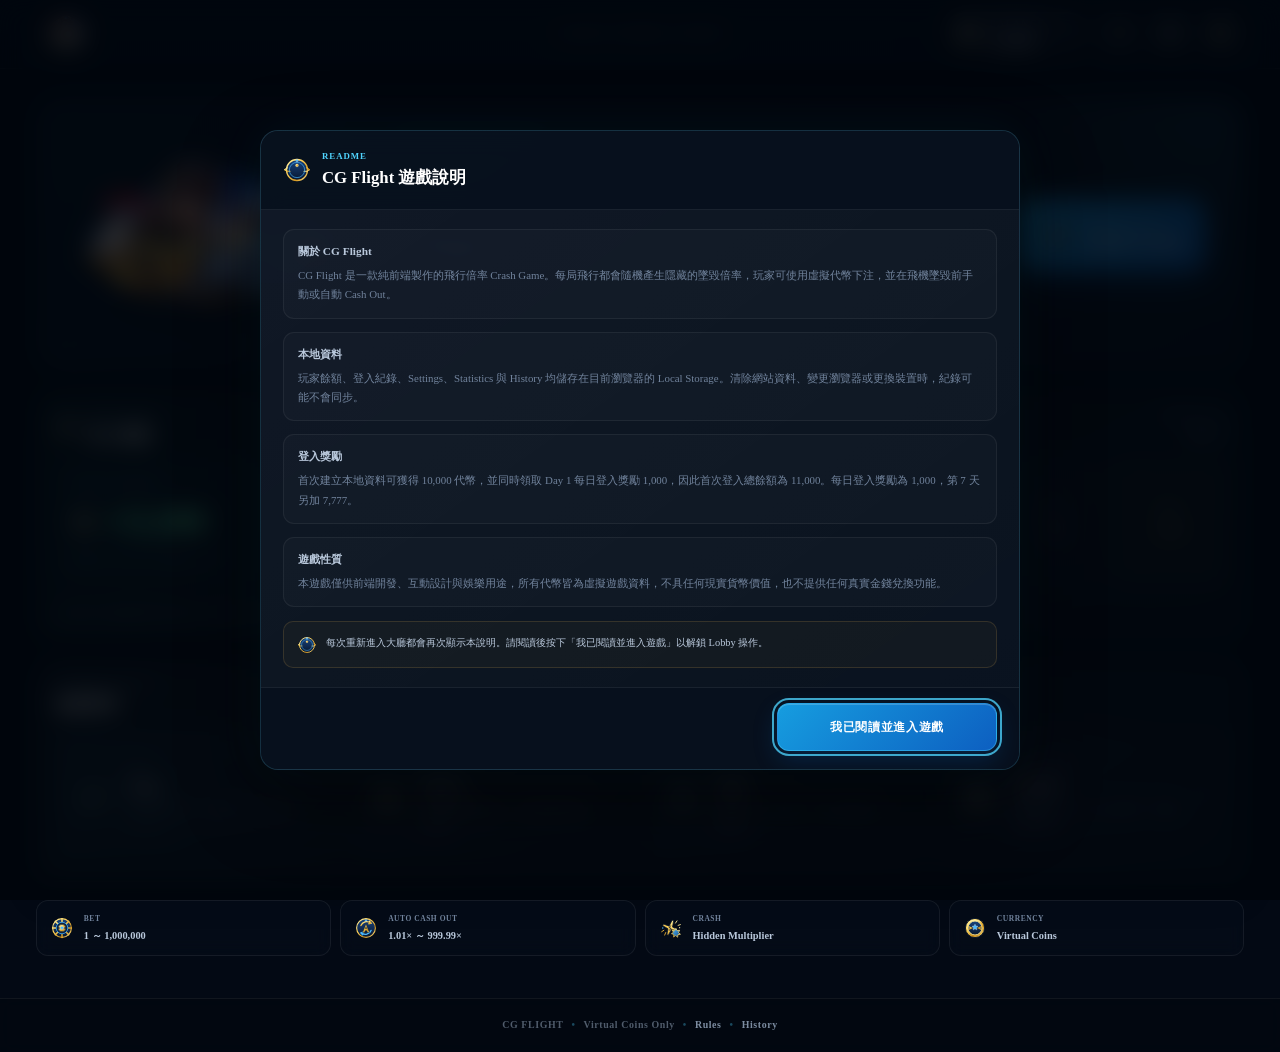
<file: index.html>
<!DOCTYPE html>
<html lang="zh-Hant">
<head>
    <meta charset="UTF-8">

    <meta
        name="viewport"
        content="width=device-width, initial-scale=1.0"
    >

    <meta
        name="description"
        content="CG Flight - 純前端飛行倍率 Crash Game"
    >

    <title>CG Flight</title>

    <!-- =====================================================
         FAVICON
    ====================================================== -->
    <link
        rel="icon"
        type="image/png"
        href="./assets/images/favicon.png"
    >


    <!-- =====================================================
         STYLES
    ====================================================== -->
    <link
        rel="stylesheet"
        href="./css/common.css"
    >

    <link
        rel="stylesheet"
        href="./css/index.css"
    >
</head>


<body>

    <!-- =========================================================
         APP
    ========================================================== -->
    <div
        id="app"
        class="app lobby-app"
    >

        <!-- =====================================================
             BACKGROUND
        ====================================================== -->
        <div
            class="lobby-background"
            aria-hidden="true"
        ></div>


        <!-- =====================================================
             HEADER
        ====================================================== -->
        <header class="lobby-header">

            <!-- -------------------------------------------------
                 LEFT
            -------------------------------------------------- -->
            <div class="lobby-header-left">

                <a
                    class="lobby-brand"
                    href="./index.html"
                    aria-label="CG Flight 首頁"
                >
                    <img
                        class="lobby-brand-logo"
                        src="./assets/images/logo-small.webp"
                        alt="CG Flight"
                    >
                </a>

            </div>


            <!-- -------------------------------------------------
                 CENTER
            -------------------------------------------------- -->
            <div class="lobby-header-center">

                <span class="lobby-header-subtitle">
                    FLIGHT CONTROL CENTER
                </span>

            </div>


            <!-- -------------------------------------------------
                 RIGHT
            -------------------------------------------------- -->
            <div class="lobby-header-right">

                <!-- Wallet -->
                <div
                    class="lobby-wallet"
                    aria-label="玩家代幣餘額"
                >

                    <img
                        src="./assets/icons/coin.svg"
                        alt=""
                        aria-hidden="true"
                    >


                    <div class="lobby-wallet-content">

                        <span class="lobby-wallet-label">
                            BALANCE
                        </span>


                        <strong
                            id="walletBalance"
                            class="lobby-wallet-balance"
                        >
                            0
                        </strong>

                    </div>

                </div>


                <!-- Sound -->
                <button
                    id="soundToggleButton"
                    class="icon-button"
                    type="button"
                    aria-label="切換音效"
                    title="音效"
                >
                    <img
                        id="soundToggleIcon"
                        src="./assets/icons/sound-on.svg"
                        alt=""
                        aria-hidden="true"
                    >
                </button>


                <!-- Music -->
                <button
                    id="musicToggleButton"
                    class="icon-button"
                    type="button"
                    aria-label="切換背景音樂"
                    title="背景音樂"
                >
                    <img
                        id="musicToggleIcon"
                        src="./assets/icons/music-on.svg"
                        alt=""
                        aria-hidden="true"
                    >
                </button>


                <!-- Settings -->
                <button
                    id="settingsButton"
                    class="icon-button"
                    type="button"
                    aria-label="開啟設定"
                    title="設定"
                >
                    <img
                        src="./assets/icons/settings.svg"
                        alt=""
                        aria-hidden="true"
                    >
                </button>

            </div>

        </header>


        <!-- =====================================================
             MAIN
        ====================================================== -->
        <main class="lobby-main">


            <!-- =================================================
                 HERO
            ================================================== -->
            <section class="lobby-hero">

                <!-- Logo -->
                <div class="lobby-hero-logo-wrap">

                    <img
                        class="lobby-hero-logo"
                        src="./assets/images/logo.webp"
                        alt="CG Flight"
                    >

                </div>


                <!-- Copy -->
                <div class="lobby-hero-copy">

                    <span class="lobby-hero-eyebrow">
                        READY FOR TAKEOFF
                    </span>


                    <h1 class="lobby-hero-title">
                        在墜毀前完成你的 Cash Out
                    </h1>


                    <p class="lobby-hero-description">
                        飛機起飛後倍率將持續上升。選擇下注金額、設定 Auto Cash Out，並在隱藏的 Crash Point 抵達以前帶走你的返回代幣。
                    </p>

                </div>


                <!-- Main Action -->
                <a
                    id="playButton"
                    class="lobby-play-button"
                    href="./game.html"
                >

                    <img
                        src="./assets/icons/plane.svg"
                        alt=""
                        aria-hidden="true"
                    >


                    <div class="lobby-play-button-copy">

                        <span>
                            ENTER FLIGHT
                        </span>

                        <strong>
                            START GAME
                        </strong>

                    </div>

                </a>

            </section>


            <!-- =================================================
                 LOGIN REWARD
            ================================================== -->
            <section
                id="loginRewardPanel"
                class="login-reward-panel"
                aria-labelledby="loginRewardTitle"
            >

                <div class="login-reward-header">

                    <div class="login-reward-heading">

                        <img
                            src="./assets/icons/user.svg"
                            alt=""
                            aria-hidden="true"
                        >


                        <div>

                            <span>
                                DAILY LOGIN
                            </span>


                            <h2 id="loginRewardTitle">
                                登入獎勵
                            </h2>

                        </div>

                    </div>


                    <div class="login-reward-current-day">

                        <span>
                            CURRENT DAY
                        </span>


                        <strong>
                            DAY
                            <b id="loginStreak">
                                1
                            </b>
                        </strong>

                    </div>

                </div>


                <div class="login-reward-content">

                    <!-- Today Reward -->
                    <div class="login-reward-today">

                        <span class="login-reward-today-label">
                            TODAY'S REWARD
                        </span>


                        <div class="login-reward-value">

                            <img
                                src="./assets/icons/coin.svg"
                                alt=""
                                aria-hidden="true"
                            >


                            <strong id="todayLoginReward">
                                +0
                            </strong>

                        </div>


                        <small>
                            每日登入 +1,000；第 7 天額外 +7,777
                        </small>

                    </div>


                    <!-- Cycle -->
                    <div class="login-cycle">

                        <div
                            class="login-cycle-day"
                            data-day="1"
                        >
                            <span>
                                DAY 1
                            </span>

                            <strong>
                                +1K
                            </strong>
                        </div>


                        <div
                            class="login-cycle-day"
                            data-day="2"
                        >
                            <span>
                                DAY 2
                            </span>

                            <strong>
                                +1K
                            </strong>
                        </div>


                        <div
                            class="login-cycle-day"
                            data-day="3"
                        >
                            <span>
                                DAY 3
                            </span>

                            <strong>
                                +1K
                            </strong>
                        </div>


                        <div
                            class="login-cycle-day"
                            data-day="4"
                        >
                            <span>
                                DAY 4
                            </span>

                            <strong>
                                +1K
                            </strong>
                        </div>


                        <div
                            class="login-cycle-day"
                            data-day="5"
                        >
                            <span>
                                DAY 5
                            </span>

                            <strong>
                                +1K
                            </strong>
                        </div>


                        <div
                            class="login-cycle-day"
                            data-day="6"
                        >
                            <span>
                                DAY 6
                            </span>

                            <strong>
                                +1K
                            </strong>
                        </div>


                        <div
                            class="login-cycle-day is-bonus"
                            data-day="7"
                        >
                            <span>
                                DAY 7
                            </span>

                            <strong>
                                +8,777
                            </strong>
                        </div>

                    </div>

                </div>


                <p class="login-reward-note">
                    首次建立本地遊戲資料時另贈 10,000 代幣，因此首次登入 Day 1 可獲得共 11,000 代幣。
                </p>

            </section>


            <!-- =================================================
                 NAVIGATION
            ================================================== -->
            <section
                class="lobby-navigation-section"
                aria-labelledby="navigationTitle"
            >

                <div class="lobby-section-heading">

                    <span>
                        CONTROL CENTER
                    </span>


                    <h2 id="navigationTitle">
                        遊戲選單
                    </h2>

                </div>


                <div class="lobby-navigation-grid">

                    <!-- -------------------------------------------------
                         Flight
                    -------------------------------------------------- -->
                    <a
                        class="navigation-card navigation-card-primary"
                        href="./game.html"
                    >

                        <div class="navigation-card-icon">

                            <img
                                src="./assets/icons/plane.svg"
                                alt=""
                                aria-hidden="true"
                            >

                        </div>


                        <div class="navigation-card-copy">

                            <span>
                                PLAY
                            </span>


                            <h3>
                                Flight
                            </h3>


                            <p>
                                進入飛行房間，下注並在 Crash 前完成 Cash Out。
                            </p>

                        </div>


                        <span
                            class="navigation-card-arrow"
                            aria-hidden="true"
                        >
                            →
                        </span>

                    </a>


                    <!-- -------------------------------------------------
                         History
                    -------------------------------------------------- -->
                    <a
                        class="navigation-card"
                        href="./history.html"
                    >

                        <div class="navigation-card-icon">

                            <img
                                src="./assets/icons/history.svg"
                                alt=""
                                aria-hidden="true"
                            >

                        </div>


                        <div class="navigation-card-copy">

                            <span>
                                RECORDS
                            </span>


                            <h3>
                                History
                            </h3>


                            <p>
                                查看最近開獎倍率、下注結果與單局詳細結算。
                            </p>

                        </div>


                        <span
                            class="navigation-card-arrow"
                            aria-hidden="true"
                        >
                            →
                        </span>

                    </a>


                    <!-- -------------------------------------------------
                         Rules
                    -------------------------------------------------- -->
                    <a
                        class="navigation-card"
                        href="./rules.html"
                    >

                        <div class="navigation-card-icon">

                            <img
                                src="./assets/icons/rules.svg"
                                alt=""
                                aria-hidden="true"
                            >

                        </div>


                        <div class="navigation-card-copy">

                            <span>
                                GUIDE
                            </span>


                            <h3>
                                Rules
                            </h3>


                            <p>
                                查看下注、Cash Out、Crash 與登入獎勵規則。
                            </p>

                        </div>


                        <span
                            class="navigation-card-arrow"
                            aria-hidden="true"
                        >
                            →
                        </span>

                    </a>


                    <!-- -------------------------------------------------
                         Statistics
                    -------------------------------------------------- -->
                    <button
                        id="statisticsButton"
                        class="navigation-card navigation-card-button"
                        type="button"
                    >

                        <div class="navigation-card-icon">

                            <img
                                src="./assets/icons/statistics.svg"
                                alt=""
                                aria-hidden="true"
                            >

                        </div>


                        <div class="navigation-card-copy">

                            <span>
                                PLAYER DATA
                            </span>


                            <h3>
                                Statistics
                            </h3>


                            <p>
                                查看總投注、Cash Out 成功率、淨損益與最高倍率。
                            </p>

                        </div>


                        <span
                            class="navigation-card-arrow"
                            aria-hidden="true"
                        >
                            +
                        </span>

                    </button>

                </div>

            </section>


            <!-- =================================================
                 GAME INFO
            ================================================== -->
            <section class="lobby-info-section">

                <div class="lobby-info-item">

                    <img
                        src="./assets/icons/bet.svg"
                        alt=""
                        aria-hidden="true"
                    >


                    <div>

                        <span>
                            BET
                        </span>

                        <strong>
                            1 ～ 1,000,000
                        </strong>

                    </div>

                </div>


                <div class="lobby-info-item">

                    <img
                        src="./assets/icons/auto.svg"
                        alt=""
                        aria-hidden="true"
                    >


                    <div>

                        <span>
                            AUTO CASH OUT
                        </span>

                        <strong>
                            1.01× ～ 999.99×
                        </strong>

                    </div>

                </div>


                <div class="lobby-info-item">

                    <img
                        src="./assets/icons/crash.svg"
                        alt=""
                        aria-hidden="true"
                    >


                    <div>

                        <span>
                            CRASH
                        </span>

                        <strong>
                            Hidden Multiplier
                        </strong>

                    </div>

                </div>


                <div class="lobby-info-item">

                    <img
                        src="./assets/icons/coin.svg"
                        alt=""
                        aria-hidden="true"
                    >


                    <div>

                        <span>
                            CURRENCY
                        </span>

                        <strong>
                            Virtual Coins
                        </strong>

                    </div>

                </div>

            </section>

        </main>


        <!-- =====================================================
             FOOTER
        ====================================================== -->
        <footer class="lobby-footer">

            <span>
                CG FLIGHT
            </span>


            <span class="lobby-footer-divider">
                •
            </span>


            <span>
                Virtual Coins Only
            </span>


            <span class="lobby-footer-divider">
                •
            </span>


            <a href="./rules.html">
                Rules
            </a>


            <span class="lobby-footer-divider">
                •
            </span>


            <a href="./history.html">
                History
            </a>

        </footer>

    </div>



    <!-- =========================================================
         README MODAL

         IMPORTANT:
         - Must appear on every index.html load
         - No close X
         - No backdrop dismissal
         - No Escape dismissal
         - Only acceptReadmeButton unlocks Lobby
    ========================================================== -->
    <div
        id="readmeModal"
        class="modal-overlay readme-modal-overlay"
        role="dialog"
        aria-modal="true"
        aria-labelledby="readmeModalTitle"
    >

        <div class="modal readme-modal">

            <!-- Header -->
            <header class="readme-modal-header">

                <div class="readme-modal-heading">

                    <img
                        src="./assets/icons/info.svg"
                        alt=""
                        aria-hidden="true"
                    >


                    <div>

                        <span>
                            README
                        </span>


                        <h2 id="readmeModalTitle">
                            CG Flight 遊戲說明
                        </h2>

                    </div>

                </div>

            </header>


            <!-- Body -->
            <div class="readme-modal-body">

                <section class="readme-section">

                    <h3>
                        關於 CG Flight
                    </h3>


                    <p>
                        CG Flight 是一款純前端製作的飛行倍率 Crash Game。每局飛行都會隨機產生隱藏的墜毀倍率，玩家可使用虛擬代幣下注，並在飛機墜毀前手動或自動 Cash Out。
                    </p>

                </section>


                <section class="readme-section">

                    <h3>
                        本地資料
                    </h3>


                    <p>
                        玩家餘額、登入紀錄、Settings、Statistics 與 History 均儲存在目前瀏覽器的 Local Storage。清除網站資料、變更瀏覽器或更換裝置時，紀錄可能不會同步。
                    </p>

                </section>


                <section class="readme-section">

                    <h3>
                        登入獎勵
                    </h3>


                    <p>
                        首次建立本地資料可獲得 10,000 代幣，並同時領取 Day 1 每日登入獎勵 1,000，因此首次登入總餘額為 11,000。每日登入獎勵為 1,000，第 7 天另加 7,777。
                    </p>

                </section>


                <section class="readme-section">

                    <h3>
                        遊戲性質
                    </h3>


                    <p>
                        本遊戲僅供前端開發、互動設計與娛樂用途，所有代幣皆為虛擬遊戲資料，不具任何現實貨幣價值，也不提供任何真實金錢兌換功能。
                    </p>

                </section>


                <div class="readme-notice">

                    <img
                        src="./assets/icons/info.svg"
                        alt=""
                        aria-hidden="true"
                    >


                    <p>
                        每次重新進入大廳都會再次顯示本說明。請閱讀後按下「我已閱讀並進入遊戲」以解鎖 Lobby 操作。
                    </p>

                </div>

            </div>


            <!-- Footer -->
            <footer class="readme-modal-footer">

                <button
                    id="acceptReadmeButton"
                    class="readme-accept-button"
                    type="button"
                    autofocus
                >

                    <span>
                        我已閱讀並進入遊戲
                    </span>

                </button>

            </footer>

        </div>

    </div>



    <!-- =========================================================
         SETTINGS MODAL
    ========================================================== -->
    <div
        id="settingsModal"
        class="modal-overlay is-hidden"
        role="dialog"
        aria-modal="true"
        aria-labelledby="settingsModalTitle"
        hidden
    >

        <div class="modal settings-modal">

            <header class="settings-modal-header">

                <h2 id="settingsModalTitle">
                    Settings
                </h2>


                <button
                    id="closeSettingsButton"
                    class="modal-close-button"
                    type="button"
                    aria-label="關閉設定"
                >
                    ×
                </button>

            </header>


            <div class="settings-modal-body">

                <!-- -------------------------------------------------
                     Sound
                -------------------------------------------------- -->
                <div class="settings-row">

                    <div class="settings-row-main">

                        <img
                            src="./assets/icons/sound-on.svg"
                            alt=""
                            aria-hidden="true"
                        >


                        <div>

                            <span class="settings-row-label">
                                Sound Effects
                            </span>


                            <small>
                                下注、倒數、起飛、Cash Out 與 Crash 音效
                            </small>

                        </div>

                    </div>


                    <button
                        id="settingsSoundToggle"
                        class="settings-toggle-button"
                        type="button"
                        aria-pressed="true"
                    >
                        ON
                    </button>

                </div>


                <!-- -------------------------------------------------
                     Music
                -------------------------------------------------- -->
                <div class="settings-row">

                    <div class="settings-row-main">

                        <img
                            src="./assets/icons/music-on.svg"
                            alt=""
                            aria-hidden="true"
                        >


                        <div>

                            <span class="settings-row-label">
                                Background Music
                            </span>


                            <small>
                                Lobby 與 Flight 背景音樂
                            </small>

                        </div>

                    </div>


                    <button
                        id="settingsMusicToggle"
                        class="settings-toggle-button"
                        type="button"
                        aria-pressed="true"
                    >
                        ON
                    </button>

                </div>

            </div>

        </div>

    </div>



    <!-- =========================================================
         STATISTICS MODAL

         IMPORTANT:
         statistics-modal-body is populated dynamically
         by js/pages/index.js.
    ========================================================== -->
    <div
        id="statisticsModal"
        class="modal-overlay is-hidden"
        role="dialog"
        aria-modal="true"
        aria-labelledby="statisticsModalTitle"
        hidden
    >

        <div class="modal statistics-modal">

            <!-- Header -->
            <header class="statistics-modal-header">

                <div class="statistics-modal-heading">

                    <img
                        src="./assets/icons/statistics.svg"
                        alt=""
                        aria-hidden="true"
                    >


                    <div>

                        <span>
                            PLAYER DATA
                        </span>


                        <h2 id="statisticsModalTitle">
                            Statistics
                        </h2>

                    </div>

                </div>


                <button
                    id="closeStatisticsButton"
                    class="modal-close-button"
                    type="button"
                    aria-label="關閉統計資料"
                >
                    ×
                </button>

            </header>


            <!-- -------------------------------------------------
                 Dynamic body
            -------------------------------------------------- -->
            <div class="statistics-modal-body">

                <!--
                    js/pages/index.js dynamically creates:

                    .statistics-grid
                    .statistics-item
                    .statistics-item-label
                    .statistics-item-value
                -->

            </div>

        </div>

    </div>



    <!-- =========================================================
         PAGE SCRIPT
    ========================================================== -->
    <script
        type="module"
        src="./js/pages/index.js"
    ></script>

</body>
</html>
</file>
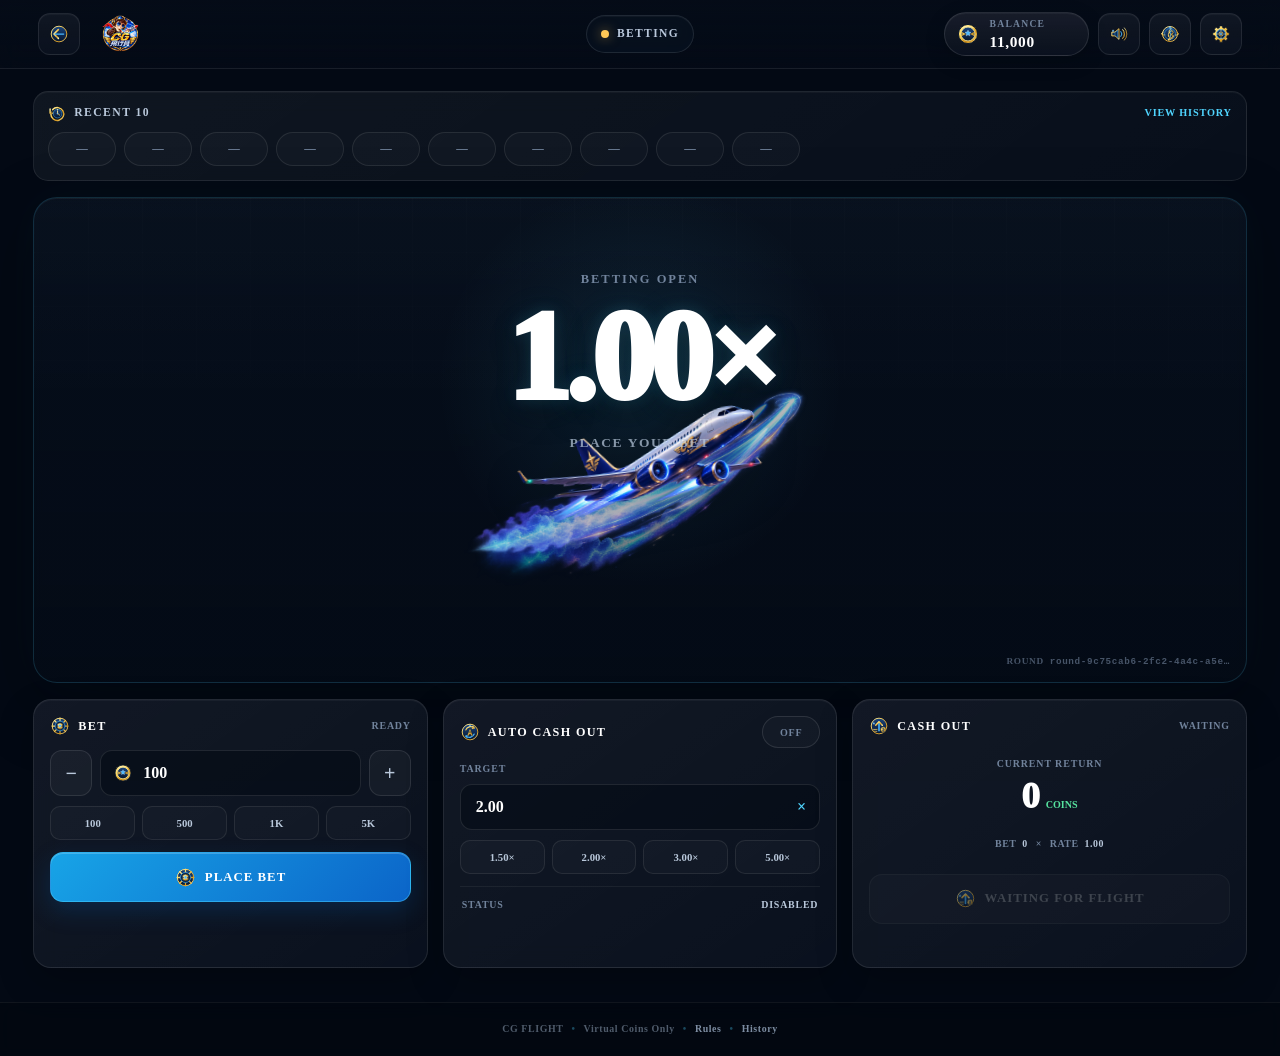
<file: game.html>
<!DOCTYPE html>
<html lang="zh-Hant">
<head>
    <meta charset="UTF-8">

    <meta
        name="viewport"
        content="width=device-width, initial-scale=1.0"
    >

    <meta
        name="description"
        content="CG Flight - 飛行倍率 Crash Game"
    >

    <title>CG Flight - Game</title>

    <!-- Favicon -->
    <link
        rel="icon"
        type="image/png"
        href="./assets/images/favicon.png"
    >

    <!-- Styles -->
    <link
        rel="stylesheet"
        href="./css/common.css"
    >

    <link
        rel="stylesheet"
        href="./css/game.css"
    >
</head>

<body>

    <!-- =========================================================
         APP
    ========================================================== -->
    <div
        id="app"
        class="app game-app"
    >

        <!-- =====================================================
             BACKGROUND
        ====================================================== -->
        <div
            class="game-background"
            aria-hidden="true"
        ></div>


        <!-- =====================================================
             HEADER
        ====================================================== -->
        <header class="game-header">

            <!-- Left -->
            <div class="game-header-left">

                <a
                    id="backLobbyButton"
                    class="icon-button"
                    href="./index.html"
                    aria-label="返回大廳"
                    title="返回大廳"
                >
                    <img
                        src="./assets/icons/back.svg"
                        alt=""
                        aria-hidden="true"
                    >
                </a>


                <a
                    class="game-brand"
                    href="./index.html"
                    aria-label="CG Flight 大廳"
                >
                    <img
                        class="game-brand-logo"
                        src="./assets/images/logo-small.webp"
                        alt="CG Flight"
                    >
                </a>

            </div>


            <!-- Center -->
            <div class="game-header-center">

                <div
                    id="roundStatus"
                    class="round-status"
                >
                    <span
                        id="roundStatusDot"
                        class="round-status-dot"
                    ></span>

                    <span
                        id="roundStatusText"
                        class="round-status-text"
                    >
                        WAITING
                    </span>
                </div>

            </div>


            <!-- Right -->
            <div class="game-header-right">

                <!-- Wallet -->
                <div
                    class="game-wallet"
                    aria-label="玩家代幣餘額"
                >
                    <img
                        src="./assets/icons/coin.svg"
                        alt=""
                        aria-hidden="true"
                    >

                    <div class="game-wallet-content">
                        <span class="game-wallet-label">
                            BALANCE
                        </span>

                        <strong
                            id="walletBalance"
                            class="game-wallet-balance"
                        >
                            0
                        </strong>
                    </div>
                </div>


                <!-- Sound -->
                <button
                    id="soundToggleButton"
                    class="icon-button"
                    type="button"
                    aria-label="切換音效"
                    title="音效"
                >
                    <img
                        id="soundToggleIcon"
                        src="./assets/icons/sound-on.svg"
                        alt=""
                        aria-hidden="true"
                    >
                </button>


                <!-- Music -->
                <button
                    id="musicToggleButton"
                    class="icon-button"
                    type="button"
                    aria-label="切換背景音樂"
                    title="背景音樂"
                >
                    <img
                        id="musicToggleIcon"
                        src="./assets/icons/music-on.svg"
                        alt=""
                        aria-hidden="true"
                    >
                </button>


                <!-- Settings -->
                <button
                    id="settingsButton"
                    class="icon-button"
                    type="button"
                    aria-label="開啟設定"
                    title="設定"
                >
                    <img
                        src="./assets/icons/settings.svg"
                        alt=""
                        aria-hidden="true"
                    >
                </button>

            </div>

        </header>


        <!-- =====================================================
             MAIN
        ====================================================== -->
        <main class="game-main">

            <!-- =================================================
                 RECENT RESULTS
            ================================================== -->
            <section
                class="recent-results-section"
                aria-labelledby="recentResultsTitle"
            >

                <div class="recent-results-header">

                    <div class="recent-results-title-wrap">

                        <img
                            src="./assets/icons/history.svg"
                            alt=""
                            aria-hidden="true"
                        >

                        <h2 id="recentResultsTitle">
                            RECENT 10
                        </h2>

                    </div>


                    <a
                        class="recent-results-link"
                        href="./history.html"
                    >
                        VIEW HISTORY
                    </a>

                </div>


                <div
                    id="recentResults"
                    class="recent-results"
                    aria-live="polite"
                >

                    <span class="recent-result-placeholder">
                        —
                    </span>

                    <span class="recent-result-placeholder">
                        —
                    </span>

                    <span class="recent-result-placeholder">
                        —
                    </span>

                    <span class="recent-result-placeholder">
                        —
                    </span>

                    <span class="recent-result-placeholder">
                        —
                    </span>

                    <span class="recent-result-placeholder">
                        —
                    </span>

                    <span class="recent-result-placeholder">
                        —
                    </span>

                    <span class="recent-result-placeholder">
                        —
                    </span>

                    <span class="recent-result-placeholder">
                        —
                    </span>

                    <span class="recent-result-placeholder">
                        —
                    </span>

                </div>

            </section>


            <!-- =================================================
                 GAME STAGE
            ================================================== -->
            <section
                id="gameStage"
                class="game-stage"
                aria-labelledby="multiplierDisplay"
            >

                <!-- Stage Overlay -->
                <div
                    class="stage-overlay"
                    aria-hidden="true"
                ></div>


                <!-- Speed Lines -->
                <img
                    id="speedLines"
                    class="speed-lines"
                    src="./assets/images/speed-line.webp"
                    alt=""
                    aria-hidden="true"
                >


                <!-- =================================================
                     MULTIPLIER DISPLAY
                ================================================== -->
                <div class="multiplier-area">

                    <div
                        id="phaseLabel"
                        class="phase-label"
                    >
                        PREPARING FLIGHT
                    </div>


                    <div
                        id="multiplierDisplay"
                        class="multiplier-display"
                        aria-live="polite"
                    >
                        1.00×
                    </div>


                    <div
                        id="multiplierSubtext"
                        class="multiplier-subtext"
                    >
                        PLACE YOUR BET
                    </div>

                </div>


                <!-- =================================================
                     COUNTDOWN
                ================================================== -->
                <div
                    id="countdownOverlay"
                    class="countdown-overlay is-hidden"
                    hidden
                    aria-live="assertive"
                >

                    <span class="countdown-label">
                        TAKEOFF IN
                    </span>

                    <strong
                        id="countdownValue"
                        class="countdown-value"
                    >
                        3
                    </strong>

                </div>


                <!-- =================================================
                     FLIGHT VISUAL
                ================================================== -->
                <div
                    id="flightScene"
                    class="flight-scene"
                    aria-hidden="true"
                >

                    <!-- Trail -->
                    <img
                        id="planeTrail"
                        class="plane-trail"
                        src="./assets/images/plane-trail.webp"
                        alt=""
                    >


                    <!-- Glow -->
                    <img
                        id="planeGlow"
                        class="plane-glow"
                        src="./assets/images/plane-glow.webp"
                        alt=""
                    >


                    <!-- Normal Plane -->
                    <img
                        id="planeImage"
                        class="plane-image"
                        src="./assets/images/plane.webp"
                        alt=""
                    >


                    <!-- Crashed Plane -->
                    <img
                        id="planeCrashedImage"
                        class="plane-crashed-image is-hidden"
                        src="./assets/images/plane-crashed.webp"
                        alt=""
                        hidden
                    >


                    <!-- Explosion -->
                    <img
                        id="explosionImage"
                        class="explosion-image is-hidden"
                        src="./assets/images/explosion.webp"
                        alt=""
                        hidden
                    >


                    <!-- Smoke -->
                    <img
                        id="smokeImage"
                        class="smoke-image is-hidden"
                        src="./assets/images/smoke.webp"
                        alt=""
                        hidden
                    >


                    <!-- Spark -->
                    <img
                        id="sparkImage"
                        class="spark-image is-hidden"
                        src="./assets/images/spark.webp"
                        alt=""
                        hidden
                    >

                </div>


                <!-- =================================================
                     CRASH DISPLAY
                ================================================== -->
                <div
                    id="crashDisplay"
                    class="crash-display is-hidden"
                    hidden
                >

                    <img
                        src="./assets/icons/crash.svg"
                        alt=""
                        aria-hidden="true"
                    >

                    <span class="crash-display-label">
                        CRASHED AT
                    </span>

                    <strong
                        id="crashMultiplierDisplay"
                        class="crash-multiplier-display"
                    >
                        1.00×
                    </strong>

                </div>


                <!-- =================================================
                     CASHOUT EFFECT
                ================================================== -->
                <div
                    id="cashoutEffect"
                    class="cashout-effect is-hidden"
                    hidden
                    aria-live="polite"
                >

                    <img
                        class="cashout-effect-glow"
                        src="./assets/images/cashout-glow.webp"
                        alt=""
                        aria-hidden="true"
                    >

                    <div class="cashout-effect-content">

                        <span>
                            CASHED OUT
                        </span>

                        <strong
                            id="cashoutEffectMultiplier"
                        >
                            0.00×
                        </strong>

                        <small
                            id="cashoutEffectAmount"
                        >
                            +0
                        </small>

                    </div>

                </div>


                <!-- =================================================
                     ROUND ID
                ================================================== -->
                <div class="round-id-display">

                    <span>
                        ROUND
                    </span>

                    <code id="roundIdDisplay">
                        —
                    </code>

                </div>

            </section>


            <!-- =================================================
                 CONTROL PANEL
            ================================================== -->
            <section
                class="game-controls"
                aria-label="下注與 Cash Out 控制"
            >

                <!-- =================================================
                     BET PANEL
                ================================================== -->
                <div
                    id="betPanel"
                    class="control-card bet-panel"
                >

                    <div class="control-card-header">

                        <div class="control-card-title">

                            <img
                                src="./assets/icons/bet.svg"
                                alt=""
                                aria-hidden="true"
                            >

                            <span>
                                BET
                            </span>

                        </div>


                        <span
                            id="betStatusText"
                            class="control-status"
                        >
                            READY
                        </span>

                    </div>


                    <div class="bet-input-group">

                        <button
                            id="betMinusButton"
                            class="bet-adjust-button"
                            type="button"
                            aria-label="減少下注金額"
                        >
                            −
                        </button>


                        <div class="bet-input-wrap">

                            <img
                                src="./assets/icons/coin.svg"
                                alt=""
                                aria-hidden="true"
                            >

                            <input
                                id="betAmountInput"
                                class="bet-amount-input"
                                type="number"
                                min="1"
                                max="1000000"
                                step="1"
                                value="100"
                                inputmode="decimal"
                                autocomplete="off"
                                aria-label="下注金額"
                            >

                        </div>


                        <button
                            id="betPlusButton"
                            class="bet-adjust-button"
                            type="button"
                            aria-label="增加下注金額"
                        >
                            +
                        </button>

                    </div>


                    <!-- Quick Bet -->
                    <div
                        class="quick-bet-buttons"
                        aria-label="快速下注金額"
                    >

                        <button
                            class="quick-bet-button"
                            type="button"
                            data-bet-value="100"
                        >
                            100
                        </button>

                        <button
                            class="quick-bet-button"
                            type="button"
                            data-bet-value="500"
                        >
                            500
                        </button>

                        <button
                            class="quick-bet-button"
                            type="button"
                            data-bet-value="1000"
                        >
                            1K
                        </button>

                        <button
                            class="quick-bet-button"
                            type="button"
                            data-bet-value="5000"
                        >
                            5K
                        </button>

                    </div>


                    <!-- Main Bet Button -->
                    <button
                        id="betButton"
                        class="bet-action-button"
                        type="button"
                    >

                        <img
                            src="./assets/icons/bet.svg"
                            alt=""
                            aria-hidden="true"
                        >

                        <span id="betButtonText">
                            PLACE BET
                        </span>

                    </button>


                    <!-- Cancel -->
                    <button
                        id="cancelBetButton"
                        class="cancel-bet-button is-hidden"
                        type="button"
                        hidden
                    >
                        CANCEL BET
                    </button>


                    <div
                        id="betMessage"
                        class="control-message"
                        aria-live="polite"
                    ></div>

                </div>


                <!-- =================================================
                     AUTO CASHOUT PANEL
                ================================================== -->
                <div
                    id="autoCashoutPanel"
                    class="control-card auto-panel"
                >

                    <div class="control-card-header">

                        <div class="control-card-title">

                            <img
                                src="./assets/icons/auto.svg"
                                alt=""
                                aria-hidden="true"
                            >

                            <span>
                                AUTO CASH OUT
                            </span>

                        </div>


                        <button
                            id="autoCashoutToggle"
                            class="auto-toggle"
                            type="button"
                            aria-pressed="false"
                        >
                            OFF
                        </button>

                    </div>


                    <div class="auto-input-group">

                        <span class="auto-input-label">
                            TARGET
                        </span>

                        <div class="auto-input-wrap">

                            <input
                                id="autoCashoutInput"
                                class="auto-cashout-input"
                                type="number"
                                min="1.01"
                                max="999.99"
                                step="0.01"
                                value="2.00"
                                inputmode="decimal"
                                autocomplete="off"
                                aria-label="Auto Cash Out 倍率"
                            >

                            <span>
                                ×
                            </span>

                        </div>

                    </div>


                    <!-- Quick Auto -->
                    <div
                        class="quick-auto-buttons"
                        aria-label="快速 Auto Cash Out 倍率"
                    >

                        <button
                            class="quick-auto-button"
                            type="button"
                            data-auto-value="1.50"
                        >
                            1.50×
                        </button>

                        <button
                            class="quick-auto-button"
                            type="button"
                            data-auto-value="2.00"
                        >
                            2.00×
                        </button>

                        <button
                            class="quick-auto-button"
                            type="button"
                            data-auto-value="3.00"
                        >
                            3.00×
                        </button>

                        <button
                            class="quick-auto-button"
                            type="button"
                            data-auto-value="5.00"
                        >
                            5.00×
                        </button>

                    </div>


                    <div class="auto-summary">

                        <span>
                            STATUS
                        </span>

                        <strong
                            id="autoCashoutStatusText"
                        >
                            DISABLED
                        </strong>

                    </div>


                    <div
                        id="autoCashoutMessage"
                        class="control-message"
                        aria-live="polite"
                    ></div>

                </div>


                <!-- =================================================
                     CASHOUT PANEL
                ================================================== -->
                <div
                    id="cashoutPanel"
                    class="control-card cashout-panel"
                >

                    <div class="control-card-header">

                        <div class="control-card-title">

                            <img
                                src="./assets/icons/cashout.svg"
                                alt=""
                                aria-hidden="true"
                            >

                            <span>
                                CASH OUT
                            </span>

                        </div>


                        <span
                            id="cashoutStatusText"
                            class="control-status"
                        >
                            WAITING
                        </span>

                    </div>


                    <div class="cashout-preview">

                        <span class="cashout-preview-label">
                            CURRENT RETURN
                        </span>


                        <strong
                            id="cashoutPreviewAmount"
                            class="cashout-preview-amount"
                        >
                            0
                        </strong>


                        <span class="cashout-preview-unit">
                            COINS
                        </span>

                    </div>


                    <div class="cashout-preview-detail">

                        <span>
                            BET
                            <strong id="cashoutBetAmount">
                                0
                            </strong>
                        </span>

                        <span>
                            ×
                        </span>

                        <span>
                            RATE
                            <strong id="cashoutCurrentMultiplier">
                                1.00
                            </strong>
                        </span>

                    </div>


                    <button
                        id="cashoutButton"
                        class="cashout-action-button"
                        type="button"
                        disabled
                    >

                        <img
                            src="./assets/icons/cashout.svg"
                            alt=""
                            aria-hidden="true"
                        >

                        <span id="cashoutButtonText">
                            WAITING FOR FLIGHT
                        </span>

                    </button>


                    <div
                        id="cashoutMessage"
                        class="control-message"
                        aria-live="polite"
                    ></div>

                </div>

            </section>


            <!-- =================================================
                 ROUND RESULT
            ================================================== -->
            <section
                id="roundResultPanel"
                class="round-result-panel is-hidden"
                hidden
                aria-live="polite"
            >

                <div class="round-result-main">

                    <img
                        id="roundResultIcon"
                        src="./assets/icons/trophy.svg"
                        alt=""
                        aria-hidden="true"
                    >


                    <div class="round-result-copy">

                        <span
                            id="roundResultLabel"
                            class="round-result-label"
                        >
                            ROUND COMPLETE
                        </span>

                        <strong
                            id="roundResultTitle"
                            class="round-result-title"
                        >
                            —
                        </strong>

                    </div>

                </div>


                <div class="round-result-stats">

                    <div class="round-result-stat">

                        <span>
                            BET
                        </span>

                        <strong id="resultBetAmount">
                            0
                        </strong>

                    </div>


                    <div class="round-result-stat">

                        <span>
                            CASH OUT
                        </span>

                        <strong id="resultCashoutMultiplier">
                            —
                        </strong>

                    </div>


                    <div class="round-result-stat">

                        <span>
                            CRASH
                        </span>

                        <strong id="resultCrashMultiplier">
                            —
                        </strong>

                    </div>


                    <div class="round-result-stat">

                        <span>
                            PROFIT
                        </span>

                        <strong id="resultProfit">
                            0
                        </strong>

                    </div>

                </div>


                <button
                    id="nextRoundButton"
                    class="next-round-button"
                    type="button"
                >
                    NEXT ROUND
                </button>

            </section>

        </main>


        <!-- =====================================================
             FOOTER
        ====================================================== -->
        <footer class="game-footer">

            <span>
                CG FLIGHT
            </span>

            <span class="game-footer-divider">
                •
            </span>

            <span>
                Virtual Coins Only
            </span>

            <span class="game-footer-divider">
                •
            </span>

            <a href="./rules.html">
                Rules
            </a>

            <span class="game-footer-divider">
                •
            </span>

            <a href="./history.html">
                History
            </a>

        </footer>

    </div>



    <!-- =========================================================
         SETTINGS MODAL
    ========================================================== -->
    <div
        id="settingsModal"
        class="modal-overlay is-hidden"
        role="dialog"
        aria-modal="true"
        aria-labelledby="settingsModalTitle"
        hidden
    >

        <div class="modal settings-modal">

            <header class="settings-modal-header">

                <h2 id="settingsModalTitle">
                    Settings
                </h2>


                <button
                    id="closeSettingsButton"
                    class="modal-close-button"
                    type="button"
                    aria-label="關閉設定"
                >
                    ×
                </button>

            </header>


            <div class="settings-modal-body">

                <!-- Sound -->
                <div class="settings-row">

                    <div class="settings-row-label">
                        Sound Effects
                    </div>


                    <button
                        id="settingsSoundToggle"
                        class="settings-toggle-button"
                        type="button"
                        aria-pressed="true"
                    >
                        ON
                    </button>

                </div>


                <!-- Music -->
                <div class="settings-row">

                    <div class="settings-row-label">
                        Background Music
                    </div>


                    <button
                        id="settingsMusicToggle"
                        class="settings-toggle-button"
                        type="button"
                        aria-pressed="true"
                    >
                        ON
                    </button>

                </div>

            </div>

        </div>

    </div>



    <!-- =========================================================
         CONFIRM LEAVE MODAL
         飛行中或已有下注時返回大廳，可由 game.js 使用。
    ========================================================== -->
    <div
        id="leaveConfirmModal"
        class="modal-overlay is-hidden"
        role="dialog"
        aria-modal="true"
        aria-labelledby="leaveConfirmTitle"
        hidden
    >

        <div class="modal leave-confirm-modal">

            <header class="leave-confirm-header">

                <img
                    src="./assets/icons/info.svg"
                    alt=""
                    aria-hidden="true"
                >


                <div>
                    <span>
                        LEAVE GAME
                    </span>

                    <h2 id="leaveConfirmTitle">
                        確定返回大廳？
                    </h2>
                </div>

            </header>


            <div class="leave-confirm-body">

                <p>
                    如果目前仍有進行中的下注或飛行，離開遊戲頁面可能中斷當前畫面流程。
                </p>

            </div>


            <footer class="leave-confirm-footer">

                <button
                    id="cancelLeaveButton"
                    class="leave-secondary-button"
                    type="button"
                >
                    繼續遊戲
                </button>


                <a
                    id="confirmLeaveButton"
                    class="leave-primary-button"
                    href="./index.html"
                >
                    返回大廳
                </a>

            </footer>

        </div>

    </div>



    <!-- =========================================================
         PAGE SCRIPT
    ========================================================== -->
    <script
        type="module"
        src="./js/pages/game.js"
    ></script>

</body>
</html>
</file>
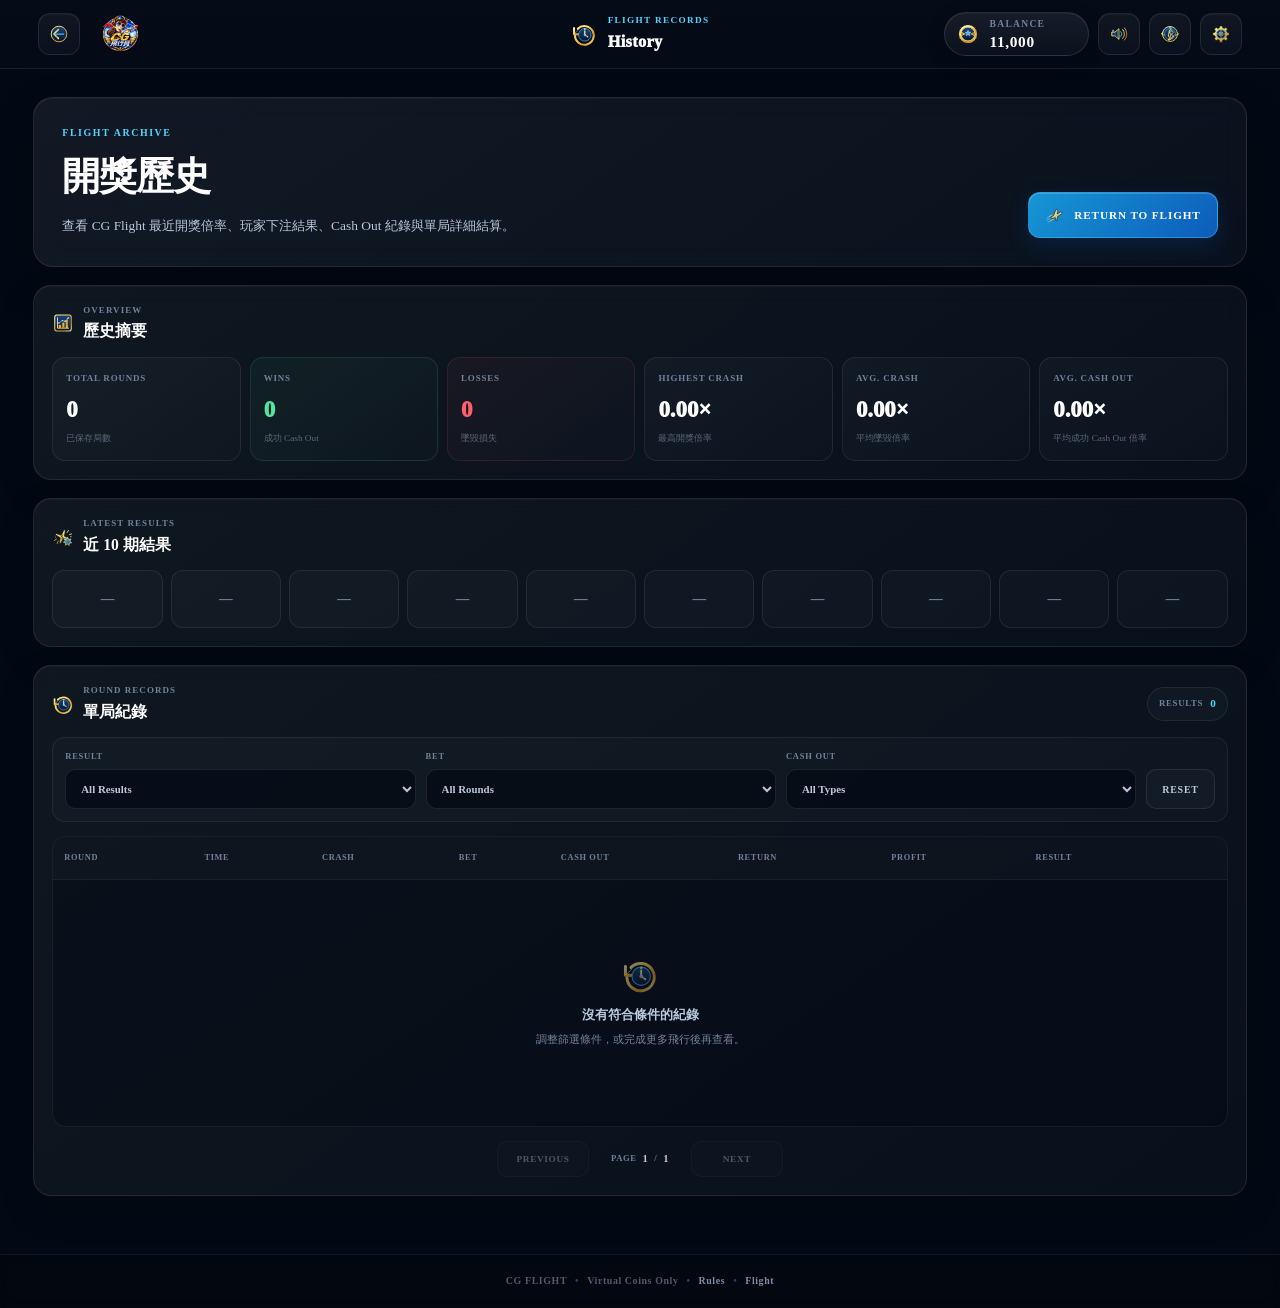
<file: history.html>
<!DOCTYPE html>
<html lang="zh-Hant">
<head>
    <meta charset="UTF-8">

    <meta
        name="viewport"
        content="width=device-width, initial-scale=1.0"
    >

    <meta
        name="description"
        content="CG Flight - 開獎歷史與玩家單局結算紀錄"
    >

    <title>CG Flight - History</title>

    <!-- Favicon -->
    <link
        rel="icon"
        type="image/png"
        href="./assets/images/favicon.png"
    >

    <!-- Styles -->
    <link
        rel="stylesheet"
        href="./css/common.css"
    >

    <link
        rel="stylesheet"
        href="./css/history.css"
    >
</head>

<body>

    <!-- =========================================================
         APP
    ========================================================== -->
    <div
        id="app"
        class="app history-app"
    >

        <!-- =====================================================
             BACKGROUND
        ====================================================== -->
        <div
            class="history-background"
            aria-hidden="true"
        ></div>


        <!-- =====================================================
             HEADER
        ====================================================== -->
        <header class="history-header">

            <!-- Left -->
            <div class="history-header-left">

                <a
                    id="backButton"
                    class="icon-button"
                    href="./index.html"
                    aria-label="返回大廳"
                    title="返回大廳"
                >
                    <img
                        src="./assets/icons/back.svg"
                        alt=""
                        aria-hidden="true"
                    >
                </a>


                <a
                    class="history-brand"
                    href="./index.html"
                    aria-label="CG Flight 大廳"
                >
                    <img
                        class="history-brand-logo"
                        src="./assets/images/logo-small.webp"
                        alt="CG Flight"
                    >
                </a>

            </div>


            <!-- Center -->
            <div class="history-header-center">

                <div class="history-page-title">

                    <img
                        src="./assets/icons/history.svg"
                        alt=""
                        aria-hidden="true"
                    >

                    <div>
                        <span>
                            FLIGHT RECORDS
                        </span>

                        <h1>
                            History
                        </h1>
                    </div>

                </div>

            </div>


            <!-- Right -->
            <div class="history-header-right">

                <!-- Wallet -->
                <div
                    class="history-wallet"
                    aria-label="玩家代幣餘額"
                >
                    <img
                        src="./assets/icons/coin.svg"
                        alt=""
                        aria-hidden="true"
                    >

                    <div class="history-wallet-content">

                        <span class="history-wallet-label">
                            BALANCE
                        </span>

                        <strong
                            id="walletBalance"
                            class="history-wallet-balance"
                        >
                            0
                        </strong>

                    </div>
                </div>


                <!-- Sound -->
                <button
                    id="soundToggleButton"
                    class="icon-button"
                    type="button"
                    aria-label="切換音效"
                    title="音效"
                >
                    <img
                        id="soundToggleIcon"
                        src="./assets/icons/sound-on.svg"
                        alt=""
                        aria-hidden="true"
                    >
                </button>


                <!-- Music -->
                <button
                    id="musicToggleButton"
                    class="icon-button"
                    type="button"
                    aria-label="切換背景音樂"
                    title="背景音樂"
                >
                    <img
                        id="musicToggleIcon"
                        src="./assets/icons/music-on.svg"
                        alt=""
                        aria-hidden="true"
                    >
                </button>


                <!-- Settings -->
                <button
                    id="settingsButton"
                    class="icon-button"
                    type="button"
                    aria-label="開啟設定"
                    title="設定"
                >
                    <img
                        src="./assets/icons/settings.svg"
                        alt=""
                        aria-hidden="true"
                    >
                </button>

            </div>

        </header>


        <!-- =====================================================
             MAIN
        ====================================================== -->
        <main class="history-main">


            <!-- =================================================
                 INTRO
            ================================================== -->
            <section class="history-intro">

                <div class="history-intro-copy">

                    <span class="history-intro-eyebrow">
                        FLIGHT ARCHIVE
                    </span>

                    <h2>
                        開獎歷史
                    </h2>

                    <p>
                        查看 CG Flight 最近開獎倍率、玩家下注結果、Cash Out 紀錄與單局詳細結算。
                    </p>

                </div>


                <div class="history-intro-actions">

                    <a
                        class="history-play-button"
                        href="./game.html"
                    >
                        <img
                            src="./assets/icons/plane.svg"
                            alt=""
                            aria-hidden="true"
                        >

                        <span>
                            RETURN TO FLIGHT
                        </span>
                    </a>

                </div>

            </section>


            <!-- =================================================
                 SUMMARY
            ================================================== -->
            <section
                class="history-summary-section"
                aria-labelledby="historySummaryTitle"
            >

                <div class="section-heading">

                    <div class="section-heading-main">

                        <img
                            src="./assets/icons/statistics.svg"
                            alt=""
                            aria-hidden="true"
                        >

                        <div>
                            <span>
                                OVERVIEW
                            </span>

                            <h2 id="historySummaryTitle">
                                歷史摘要
                            </h2>
                        </div>

                    </div>

                </div>


                <div class="history-summary-grid">

                    <!-- Total Rounds -->
                    <article class="history-summary-card">

                        <span class="history-summary-label">
                            TOTAL ROUNDS
                        </span>

                        <strong
                            id="summaryTotalRounds"
                            class="history-summary-value"
                        >
                            0
                        </strong>

                        <small>
                            已保存局數
                        </small>

                    </article>


                    <!-- Wins -->
                    <article class="history-summary-card is-win">

                        <span class="history-summary-label">
                            WINS
                        </span>

                        <strong
                            id="summaryWins"
                            class="history-summary-value"
                        >
                            0
                        </strong>

                        <small>
                            成功 Cash Out
                        </small>

                    </article>


                    <!-- Losses -->
                    <article class="history-summary-card is-loss">

                        <span class="history-summary-label">
                            LOSSES
                        </span>

                        <strong
                            id="summaryLosses"
                            class="history-summary-value"
                        >
                            0
                        </strong>

                        <small>
                            墜毀損失
                        </small>

                    </article>


                    <!-- Highest Crash -->
                    <article class="history-summary-card">

                        <span class="history-summary-label">
                            HIGHEST CRASH
                        </span>

                        <strong
                            id="summaryHighestCrash"
                            class="history-summary-value"
                        >
                            0.00×
                        </strong>

                        <small>
                            最高開獎倍率
                        </small>

                    </article>


                    <!-- Average Crash -->
                    <article class="history-summary-card">

                        <span class="history-summary-label">
                            AVG. CRASH
                        </span>

                        <strong
                            id="summaryAverageCrash"
                            class="history-summary-value"
                        >
                            0.00×
                        </strong>

                        <small>
                            平均墜毀倍率
                        </small>

                    </article>


                    <!-- Average Cashout -->
                    <article class="history-summary-card">

                        <span class="history-summary-label">
                            AVG. CASH OUT
                        </span>

                        <strong
                            id="summaryAverageCashout"
                            class="history-summary-value"
                        >
                            0.00×
                        </strong>

                        <small>
                            平均成功 Cash Out 倍率
                        </small>

                    </article>

                </div>

            </section>


            <!-- =================================================
                 RECENT 10
            ================================================== -->
            <section
                class="recent-history-section"
                aria-labelledby="recentHistoryTitle"
            >

                <div class="section-heading">

                    <div class="section-heading-main">

                        <img
                            src="./assets/icons/crash.svg"
                            alt=""
                            aria-hidden="true"
                        >

                        <div>
                            <span>
                                LATEST RESULTS
                            </span>

                            <h2 id="recentHistoryTitle">
                                近 10 期結果
                            </h2>
                        </div>

                    </div>

                </div>


                <div
                    id="recentResults"
                    class="recent-history-results"
                    aria-live="polite"
                >

                    <div class="recent-history-placeholder">
                        —
                    </div>

                    <div class="recent-history-placeholder">
                        —
                    </div>

                    <div class="recent-history-placeholder">
                        —
                    </div>

                    <div class="recent-history-placeholder">
                        —
                    </div>

                    <div class="recent-history-placeholder">
                        —
                    </div>

                    <div class="recent-history-placeholder">
                        —
                    </div>

                    <div class="recent-history-placeholder">
                        —
                    </div>

                    <div class="recent-history-placeholder">
                        —
                    </div>

                    <div class="recent-history-placeholder">
                        —
                    </div>

                    <div class="recent-history-placeholder">
                        —
                    </div>

                </div>

            </section>


            <!-- =================================================
                 HISTORY LIST
            ================================================== -->
            <section
                class="history-list-section"
                aria-labelledby="historyListTitle"
            >

                <!-- Header -->
                <div class="history-list-header">

                    <div class="section-heading">

                        <div class="section-heading-main">

                            <img
                                src="./assets/icons/history.svg"
                                alt=""
                                aria-hidden="true"
                            >

                            <div>
                                <span>
                                    ROUND RECORDS
                                </span>

                                <h2 id="historyListTitle">
                                    單局紀錄
                                </h2>
                            </div>

                        </div>

                    </div>


                    <!-- Count -->
                    <div class="history-result-count">

                        <span>
                            RESULTS
                        </span>

                        <strong id="historyResultCount">
                            0
                        </strong>

                    </div>

                </div>


                <!-- =================================================
                     FILTERS
                ================================================== -->
                <div class="history-filters">

                    <!-- Result -->
                    <div class="history-filter-group">

                        <label for="resultFilter">
                            RESULT
                        </label>

                        <select
                            id="resultFilter"
                            class="history-filter-select"
                        >
                            <option value="">
                                All Results
                            </option>

                            <option value="WIN">
                                Win
                            </option>

                            <option value="LOSS">
                                Loss
                            </option>

                            <option value="REFUND">
                                Refund
                            </option>

                            <option value="NO_BET">
                                No Bet
                            </option>
                        </select>

                    </div>


                    <!-- Bet -->
                    <div class="history-filter-group">

                        <label for="betFilter">
                            BET
                        </label>

                        <select
                            id="betFilter"
                            class="history-filter-select"
                        >
                            <option value="">
                                All Rounds
                            </option>

                            <option value="BET">
                                With Bet
                            </option>

                            <option value="NO_BET">
                                Without Bet
                            </option>
                        </select>

                    </div>


                    <!-- Cashout -->
                    <div class="history-filter-group">

                        <label for="cashoutFilter">
                            CASH OUT
                        </label>

                        <select
                            id="cashoutFilter"
                            class="history-filter-select"
                        >
                            <option value="">
                                All Types
                            </option>

                            <option value="MANUAL">
                                Manual
                            </option>

                            <option value="AUTO">
                                Auto
                            </option>

                            <option value="NONE">
                                No Cash Out
                            </option>
                        </select>

                    </div>


                    <!-- Reset -->
                    <div class="history-filter-actions">

                        <button
                            id="resetFiltersButton"
                            class="history-reset-filter-button"
                            type="button"
                        >
                            RESET
                        </button>

                    </div>

                </div>


                <!-- =================================================
                     DESKTOP TABLE
                ================================================== -->
                <div class="history-table-wrapper">

                    <table class="history-table">

                        <thead>
                            <tr>

                                <th scope="col">
                                    ROUND
                                </th>

                                <th scope="col">
                                    TIME
                                </th>

                                <th scope="col">
                                    CRASH
                                </th>

                                <th scope="col">
                                    BET
                                </th>

                                <th scope="col">
                                    CASH OUT
                                </th>

                                <th scope="col">
                                    RETURN
                                </th>

                                <th scope="col">
                                    PROFIT
                                </th>

                                <th scope="col">
                                    RESULT
                                </th>

                                <th
                                    scope="col"
                                    aria-label="詳細資料"
                                >
                                </th>

                            </tr>
                        </thead>


                        <tbody
                            id="historyTableBody"
                        >

                            <tr class="history-empty-row">

                                <td colspan="9">

                                    <div class="history-empty-state">

                                        <img
                                            src="./assets/icons/history.svg"
                                            alt=""
                                            aria-hidden="true"
                                        >

                                        <strong>
                                            尚無開獎紀錄
                                        </strong>

                                        <span>
                                            完成第一局飛行後，紀錄將顯示於此。
                                        </span>

                                    </div>

                                </td>

                            </tr>

                        </tbody>

                    </table>

                </div>


                <!-- =================================================
                     MOBILE CARDS
                ================================================== -->
                <div
                    id="historyCardList"
                    class="history-card-list"
                    aria-live="polite"
                >
                    <!-- history.js creates mobile cards here -->
                </div>


                <!-- =================================================
                     PAGINATION
                ================================================== -->
                <nav
                    class="history-pagination"
                    aria-label="歷史紀錄分頁"
                >

                    <button
                        id="previousPageButton"
                        class="history-page-button"
                        type="button"
                        disabled
                    >
                        PREVIOUS
                    </button>


                    <div class="history-page-indicator">

                        <span>
                            PAGE
                        </span>

                        <strong id="currentPageDisplay">
                            1
                        </strong>

                        <span>
                            /
                        </span>

                        <strong id="totalPagesDisplay">
                            1
                        </strong>

                    </div>


                    <button
                        id="nextPageButton"
                        class="history-page-button"
                        type="button"
                        disabled
                    >
                        NEXT
                    </button>

                </nav>

            </section>

        </main>


        <!-- =====================================================
             FOOTER
        ====================================================== -->
        <footer class="history-footer">

            <span>
                CG FLIGHT
            </span>

            <span class="history-footer-divider">
                •
            </span>

            <span>
                Virtual Coins Only
            </span>

            <span class="history-footer-divider">
                •
            </span>

            <a href="./rules.html">
                Rules
            </a>

            <span class="history-footer-divider">
                •
            </span>

            <a href="./game.html">
                Flight
            </a>

        </footer>

    </div>



    <!-- =========================================================
         ROUND DETAIL MODAL
    ========================================================== -->
    <div
        id="roundDetailModal"
        class="modal-overlay is-hidden"
        role="dialog"
        aria-modal="true"
        aria-labelledby="roundDetailTitle"
        hidden
    >

        <div class="modal round-detail-modal">

            <!-- Header -->
            <header class="round-detail-header">

                <div class="round-detail-heading">

                    <img
                        src="./assets/icons/info.svg"
                        alt=""
                        aria-hidden="true"
                    >

                    <div>

                        <span>
                            ROUND DETAIL
                        </span>

                        <h2 id="roundDetailTitle">
                            單局詳細結算
                        </h2>

                    </div>

                </div>


                <button
                    id="closeRoundDetailButton"
                    class="modal-close-button"
                    type="button"
                    aria-label="關閉單局詳細資料"
                >
                    ×
                </button>

            </header>


            <!-- Body -->
            <div class="round-detail-body">

                <!-- Main Result -->
                <section class="round-detail-result">

                    <div class="round-detail-result-main">

                        <span class="round-detail-result-label">
                            RESULT
                        </span>

                        <strong
                            id="detailResult"
                            class="round-detail-result-value"
                        >
                            —
                        </strong>

                    </div>


                    <div class="round-detail-crash">

                        <span>
                            CRASH
                        </span>

                        <strong id="detailCrashMultiplier">
                            —
                        </strong>

                    </div>

                </section>


                <!-- Identification -->
                <section class="round-detail-section">

                    <h3>
                        Round
                    </h3>


                    <div class="round-detail-grid">

                        <div class="round-detail-item">

                            <span>
                                ROUND ID
                            </span>

                            <code id="detailRoundId">
                                —
                            </code>

                        </div>


                        <div class="round-detail-item">

                            <span>
                                RECORDED AT
                            </span>

                            <strong id="detailRecordedAt">
                                —
                            </strong>

                        </div>


                        <div class="round-detail-item">

                            <span>
                                FLIGHT TIME
                            </span>

                            <strong id="detailFlightDuration">
                                —
                            </strong>

                        </div>

                    </div>

                </section>


                <!-- Bet -->
                <section class="round-detail-section">

                    <h3>
                        Bet
                    </h3>


                    <div class="round-detail-grid">

                        <div class="round-detail-item">

                            <span>
                                STATUS
                            </span>

                            <strong id="detailBetStatus">
                                —
                            </strong>

                        </div>


                        <div class="round-detail-item">

                            <span>
                                AMOUNT
                            </span>

                            <strong id="detailBetAmount">
                                0
                            </strong>

                        </div>


                        <div class="round-detail-item">

                            <span>
                                PLACED AT
                            </span>

                            <strong id="detailBetPlacedAt">
                                —
                            </strong>

                        </div>

                    </div>

                </section>


                <!-- Auto Cash Out -->
                <section class="round-detail-section">

                    <h3>
                        Auto Cash Out
                    </h3>


                    <div class="round-detail-grid">

                        <div class="round-detail-item">

                            <span>
                                ENABLED
                            </span>

                            <strong id="detailAutoEnabled">
                                NO
                            </strong>

                        </div>


                        <div class="round-detail-item">

                            <span>
                                TARGET
                            </span>

                            <strong id="detailAutoTarget">
                                —
                            </strong>

                        </div>

                    </div>

                </section>


                <!-- Cash Out -->
                <section class="round-detail-section">

                    <h3>
                        Cash Out
                    </h3>


                    <div class="round-detail-grid">

                        <div class="round-detail-item">

                            <span>
                                TYPE
                            </span>

                            <strong id="detailCashoutType">
                                —
                            </strong>

                        </div>


                        <div class="round-detail-item">

                            <span>
                                MULTIPLIER
                            </span>

                            <strong id="detailCashoutMultiplier">
                                —
                            </strong>

                        </div>


                        <div class="round-detail-item">

                            <span>
                                RETURN
                            </span>

                            <strong id="detailCashoutAmount">
                                0
                            </strong>

                        </div>

                    </div>

                </section>


                <!-- Financial -->
                <section class="round-detail-section">

                    <h3>
                        Settlement
                    </h3>


                    <div class="round-detail-financial">

                        <div class="round-financial-card">

                            <span>
                                WAGERED
                            </span>

                            <strong id="detailWagered">
                                0
                            </strong>

                        </div>


                        <div class="round-financial-card">

                            <span>
                                RETURNED
                            </span>

                            <strong id="detailReturned">
                                0
                            </strong>

                        </div>


                        <div class="round-financial-card">

                            <span>
                                PROFIT
                            </span>

                            <strong id="detailProfit">
                                0
                            </strong>

                        </div>

                    </div>

                </section>

            </div>

        </div>

    </div>



    <!-- =========================================================
         SETTINGS MODAL
    ========================================================== -->
    <div
        id="settingsModal"
        class="modal-overlay is-hidden"
        role="dialog"
        aria-modal="true"
        aria-labelledby="settingsModalTitle"
        hidden
    >

        <div class="modal settings-modal">

            <header class="settings-modal-header">

                <h2 id="settingsModalTitle">
                    Settings
                </h2>


                <button
                    id="closeSettingsButton"
                    class="modal-close-button"
                    type="button"
                    aria-label="關閉設定"
                >
                    ×
                </button>

            </header>


            <div class="settings-modal-body">

                <!-- Sound -->
                <div class="settings-row">

                    <div class="settings-row-label">
                        Sound Effects
                    </div>


                    <button
                        id="settingsSoundToggle"
                        class="settings-toggle-button"
                        type="button"
                        aria-pressed="true"
                    >
                        ON
                    </button>

                </div>


                <!-- Music -->
                <div class="settings-row">

                    <div class="settings-row-label">
                        Background Music
                    </div>


                    <button
                        id="settingsMusicToggle"
                        class="settings-toggle-button"
                        type="button"
                        aria-pressed="true"
                    >
                        ON
                    </button>

                </div>

            </div>

        </div>

    </div>



    <!-- =========================================================
         PAGE SCRIPT
    ========================================================== -->
    <script
        type="module"
        src="./js/pages/history.js"
    ></script>

</body>
</html>
</file>
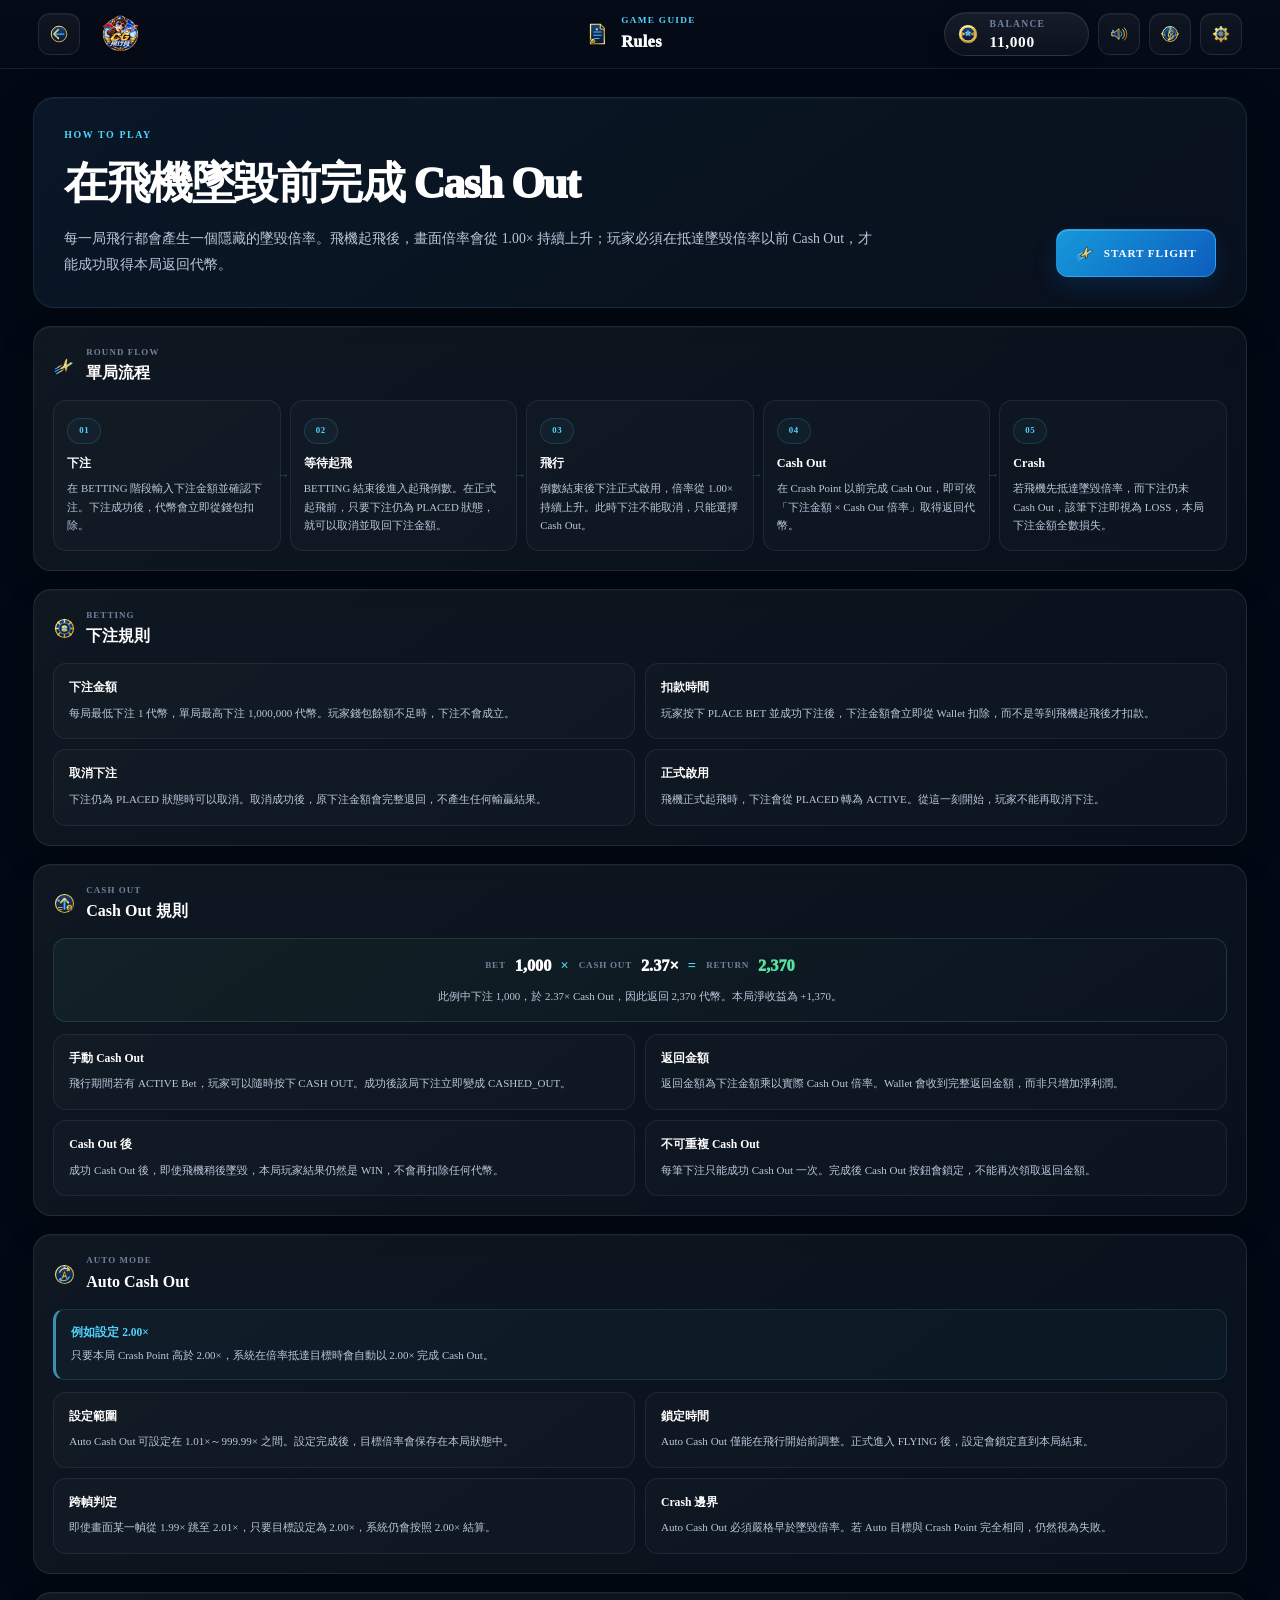
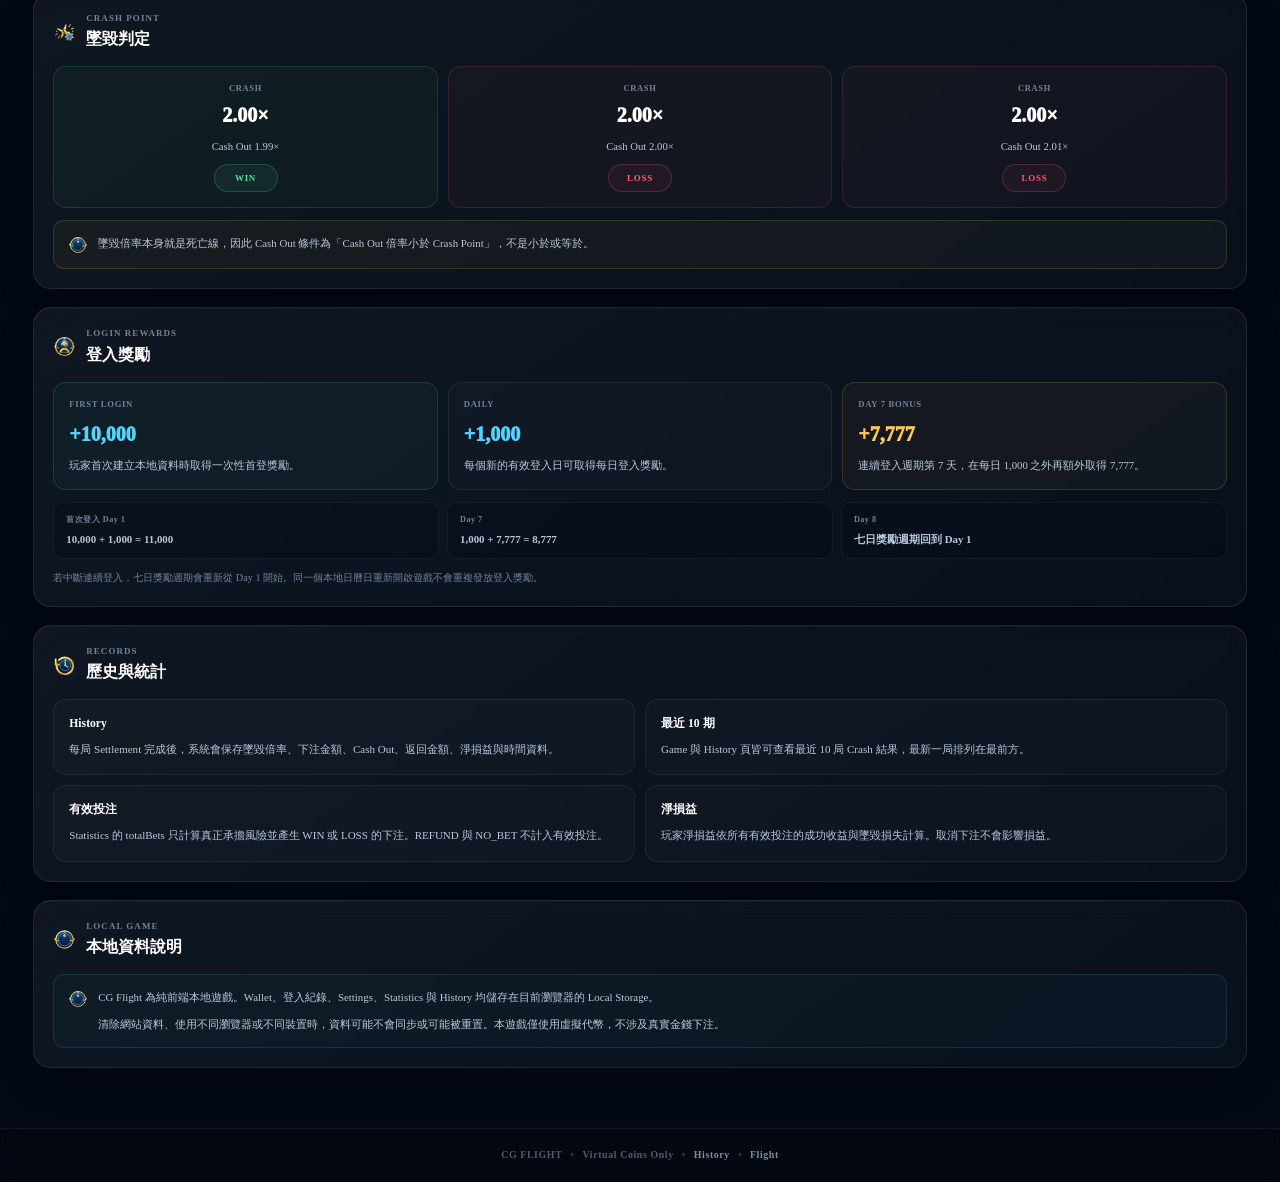
<file: rules.html>
<!DOCTYPE html>
<html lang="zh-Hant">
<head>
    <meta charset="UTF-8">

    <meta
        name="viewport"
        content="width=device-width, initial-scale=1.0"
    >

    <meta
        name="description"
        content="CG Flight - 遊戲規則與玩法說明"
    >

    <title>CG Flight - Rules</title>

    <!-- Favicon -->
    <link
        rel="icon"
        type="image/png"
        href="./assets/images/favicon.png"
    >

    <!-- Styles -->
    <link
        rel="stylesheet"
        href="./css/common.css"
    >

    <link
        rel="stylesheet"
        href="./css/rules.css"
    >
</head>

<body>

    <!-- =========================================================
         APP
    ========================================================== -->
    <div
        id="app"
        class="app rules-app"
    >

        <!-- =====================================================
             BACKGROUND
        ====================================================== -->
        <div
            class="rules-background"
            aria-hidden="true"
        ></div>


        <!-- =====================================================
             HEADER
        ====================================================== -->
        <header class="rules-header">

            <!-- Left -->
            <div class="rules-header-left">

                <a
                    id="backButton"
                    class="icon-button"
                    href="./index.html"
                    aria-label="返回大廳"
                    title="返回大廳"
                >
                    <img
                        src="./assets/icons/back.svg"
                        alt=""
                        aria-hidden="true"
                    >
                </a>


                <a
                    class="rules-brand"
                    href="./index.html"
                    aria-label="CG Flight 大廳"
                >
                    <img
                        class="rules-brand-logo"
                        src="./assets/images/logo-small.webp"
                        alt="CG Flight"
                    >
                </a>

            </div>


            <!-- Center -->
            <div class="rules-header-center">

                <div class="rules-page-title">

                    <img
                        src="./assets/icons/rules.svg"
                        alt=""
                        aria-hidden="true"
                    >

                    <div>
                        <span>
                            GAME GUIDE
                        </span>

                        <h1>
                            Rules
                        </h1>
                    </div>

                </div>

            </div>


            <!-- Right -->
            <div class="rules-header-right">

                <!-- Wallet -->
                <div
                    class="rules-wallet"
                    aria-label="玩家代幣餘額"
                >
                    <img
                        src="./assets/icons/coin.svg"
                        alt=""
                        aria-hidden="true"
                    >

                    <div class="rules-wallet-content">

                        <span class="rules-wallet-label">
                            BALANCE
                        </span>

                        <strong
                            id="walletBalance"
                            class="rules-wallet-balance"
                        >
                            0
                        </strong>

                    </div>
                </div>


                <!-- Sound -->
                <button
                    id="soundToggleButton"
                    class="icon-button"
                    type="button"
                    aria-label="切換音效"
                    title="音效"
                >
                    <img
                        id="soundToggleIcon"
                        src="./assets/icons/sound-on.svg"
                        alt=""
                        aria-hidden="true"
                    >
                </button>


                <!-- Music -->
                <button
                    id="musicToggleButton"
                    class="icon-button"
                    type="button"
                    aria-label="切換背景音樂"
                    title="背景音樂"
                >
                    <img
                        id="musicToggleIcon"
                        src="./assets/icons/music-on.svg"
                        alt=""
                        aria-hidden="true"
                    >
                </button>


                <!-- Settings -->
                <button
                    id="settingsButton"
                    class="icon-button"
                    type="button"
                    aria-label="開啟設定"
                    title="設定"
                >
                    <img
                        src="./assets/icons/settings.svg"
                        alt=""
                        aria-hidden="true"
                    >
                </button>

            </div>

        </header>


        <!-- =====================================================
             MAIN
        ====================================================== -->
        <main class="rules-main">


            <!-- =================================================
                 HERO
            ================================================== -->
            <section class="rules-hero">

                <div class="rules-hero-copy">

                    <span class="rules-hero-eyebrow">
                        HOW TO PLAY
                    </span>

                    <h2>
                        在飛機墜毀前完成 Cash Out
                    </h2>

                    <p>
                        每一局飛行都會產生一個隱藏的墜毀倍率。飛機起飛後，畫面倍率會從 1.00× 持續上升；玩家必須在抵達墜毀倍率以前 Cash Out，才能成功取得本局返回代幣。
                    </p>

                </div>


                <a
                    class="rules-play-button"
                    href="./game.html"
                >
                    <img
                        src="./assets/icons/plane.svg"
                        alt=""
                        aria-hidden="true"
                    >

                    <span>
                        START FLIGHT
                    </span>
                </a>

            </section>


            <!-- =================================================
                 QUICK FLOW
            ================================================== -->
            <section
                class="rules-section"
                aria-labelledby="quickFlowTitle"
            >

                <div class="rules-section-heading">

                    <img
                        src="./assets/icons/plane.svg"
                        alt=""
                        aria-hidden="true"
                    >

                    <div>
                        <span>
                            ROUND FLOW
                        </span>

                        <h2 id="quickFlowTitle">
                            單局流程
                        </h2>
                    </div>

                </div>


                <div class="rules-flow">

                    <article class="rules-flow-step">

                        <span class="rules-flow-number">
                            01
                        </span>

                        <h3>
                            下注
                        </h3>

                        <p>
                            在 BETTING 階段輸入下注金額並確認下注。下注成功後，代幣會立即從錢包扣除。
                        </p>

                    </article>


                    <article class="rules-flow-step">

                        <span class="rules-flow-number">
                            02
                        </span>

                        <h3>
                            等待起飛
                        </h3>

                        <p>
                            BETTING 結束後進入起飛倒數。在正式起飛前，只要下注仍為 PLACED 狀態，就可以取消並取回下注金額。
                        </p>

                    </article>


                    <article class="rules-flow-step">

                        <span class="rules-flow-number">
                            03
                        </span>

                        <h3>
                            飛行
                        </h3>

                        <p>
                            倒數結束後下注正式啟用，倍率從 1.00× 持續上升。此時下注不能取消，只能選擇 Cash Out。
                        </p>

                    </article>


                    <article class="rules-flow-step">

                        <span class="rules-flow-number">
                            04
                        </span>

                        <h3>
                            Cash Out
                        </h3>

                        <p>
                            在 Crash Point 以前完成 Cash Out，即可依「下注金額 × Cash Out 倍率」取得返回代幣。
                        </p>

                    </article>


                    <article class="rules-flow-step">

                        <span class="rules-flow-number">
                            05
                        </span>

                        <h3>
                            Crash
                        </h3>

                        <p>
                            若飛機先抵達墜毀倍率，而下注仍未 Cash Out，該筆下注即視為 LOSS，本局下注金額全數損失。
                        </p>

                    </article>

                </div>

            </section>


            <!-- =================================================
                 BETTING RULES
            ================================================== -->
            <section
                class="rules-section"
                aria-labelledby="bettingRulesTitle"
            >

                <div class="rules-section-heading">

                    <img
                        src="./assets/icons/bet.svg"
                        alt=""
                        aria-hidden="true"
                    >

                    <div>
                        <span>
                            BETTING
                        </span>

                        <h2 id="bettingRulesTitle">
                            下注規則
                        </h2>
                    </div>

                </div>


                <div class="rules-content-grid">

                    <article class="rules-info-card">

                        <h3>
                            下注金額
                        </h3>

                        <p>
                            每局最低下注 1 代幣，單局最高下注 1,000,000 代幣。玩家錢包餘額不足時，下注不會成立。
                        </p>

                    </article>


                    <article class="rules-info-card">

                        <h3>
                            扣款時間
                        </h3>

                        <p>
                            玩家按下 PLACE BET 並成功下注後，下注金額會立即從 Wallet 扣除，而不是等到飛機起飛後才扣款。
                        </p>

                    </article>


                    <article class="rules-info-card">

                        <h3>
                            取消下注
                        </h3>

                        <p>
                            下注仍為 PLACED 狀態時可以取消。取消成功後，原下注金額會完整退回，不產生任何輸贏結果。
                        </p>

                    </article>


                    <article class="rules-info-card">

                        <h3>
                            正式啟用
                        </h3>

                        <p>
                            飛機正式起飛時，下注會從 PLACED 轉為 ACTIVE。從這一刻開始，玩家不能再取消下注。
                        </p>

                    </article>

                </div>

            </section>


            <!-- =================================================
                 CASHOUT RULES
            ================================================== -->
            <section
                class="rules-section"
                aria-labelledby="cashoutRulesTitle"
            >

                <div class="rules-section-heading">

                    <img
                        src="./assets/icons/cashout.svg"
                        alt=""
                        aria-hidden="true"
                    >

                    <div>
                        <span>
                            CASH OUT
                        </span>

                        <h2 id="cashoutRulesTitle">
                            Cash Out 規則
                        </h2>
                    </div>

                </div>


                <div class="rules-example-panel">

                    <div class="rules-example-formula">

                        <span>
                            BET
                        </span>

                        <strong>
                            1,000
                        </strong>

                        <span class="rules-example-operator">
                            ×
                        </span>

                        <span>
                            CASH OUT
                        </span>

                        <strong>
                            2.37×
                        </strong>

                        <span class="rules-example-operator">
                            =
                        </span>

                        <span>
                            RETURN
                        </span>

                        <strong class="is-positive">
                            2,370
                        </strong>

                    </div>


                    <p>
                        此例中下注 1,000，於 2.37× Cash Out，因此返回 2,370 代幣。本局淨收益為 +1,370。
                    </p>

                </div>


                <div class="rules-content-grid">

                    <article class="rules-info-card">

                        <h3>
                            手動 Cash Out
                        </h3>

                        <p>
                            飛行期間若有 ACTIVE Bet，玩家可以隨時按下 CASH OUT。成功後該局下注立即變成 CASHED_OUT。
                        </p>

                    </article>


                    <article class="rules-info-card">

                        <h3>
                            返回金額
                        </h3>

                        <p>
                            返回金額為下注金額乘以實際 Cash Out 倍率。Wallet 會收到完整返回金額，而非只增加淨利潤。
                        </p>

                    </article>


                    <article class="rules-info-card">

                        <h3>
                            Cash Out 後
                        </h3>

                        <p>
                            成功 Cash Out 後，即使飛機稍後墜毀，本局玩家結果仍然是 WIN，不會再扣除任何代幣。
                        </p>

                    </article>


                    <article class="rules-info-card">

                        <h3>
                            不可重複 Cash Out
                        </h3>

                        <p>
                            每筆下注只能成功 Cash Out 一次。完成後 Cash Out 按鈕會鎖定，不能再次領取返回金額。
                        </p>

                    </article>

                </div>

            </section>


            <!-- =================================================
                 AUTO CASHOUT
            ================================================== -->
            <section
                class="rules-section"
                aria-labelledby="autoCashoutTitle"
            >

                <div class="rules-section-heading">

                    <img
                        src="./assets/icons/auto.svg"
                        alt=""
                        aria-hidden="true"
                    >

                    <div>
                        <span>
                            AUTO MODE
                        </span>

                        <h2 id="autoCashoutTitle">
                            Auto Cash Out
                        </h2>
                    </div>

                </div>


                <div class="rules-highlight-box">

                    <strong>
                        例如設定 2.00×
                    </strong>

                    <p>
                        只要本局 Crash Point 高於 2.00×，系統在倍率抵達目標時會自動以 2.00× 完成 Cash Out。
                    </p>

                </div>


                <div class="rules-content-grid">

                    <article class="rules-info-card">

                        <h3>
                            設定範圍
                        </h3>

                        <p>
                            Auto Cash Out 可設定在 1.01×～999.99× 之間。設定完成後，目標倍率會保存在本局狀態中。
                        </p>

                    </article>


                    <article class="rules-info-card">

                        <h3>
                            鎖定時間
                        </h3>

                        <p>
                            Auto Cash Out 僅能在飛行開始前調整。正式進入 FLYING 後，設定會鎖定直到本局結束。
                        </p>

                    </article>


                    <article class="rules-info-card">

                        <h3>
                            跨幀判定
                        </h3>

                        <p>
                            即使畫面某一幀從 1.99× 跳至 2.01×，只要目標設定為 2.00×，系統仍會按照 2.00× 結算。
                        </p>

                    </article>


                    <article class="rules-info-card">

                        <h3>
                            Crash 邊界
                        </h3>

                        <p>
                            Auto Cash Out 必須嚴格早於墜毀倍率。若 Auto 目標與 Crash Point 完全相同，仍然視為失敗。
                        </p>

                    </article>

                </div>

            </section>


            <!-- =================================================
                 CRASH RULES
            ================================================== -->
            <section
                class="rules-section"
                aria-labelledby="crashRulesTitle"
            >

                <div class="rules-section-heading">

                    <img
                        src="./assets/icons/crash.svg"
                        alt=""
                        aria-hidden="true"
                    >

                    <div>
                        <span>
                            CRASH POINT
                        </span>

                        <h2 id="crashRulesTitle">
                            墜毀判定
                        </h2>
                    </div>

                </div>


                <div class="rules-crash-example-grid">

                    <article class="rules-crash-example is-success">

                        <span>
                            CRASH
                        </span>

                        <strong>
                            2.00×
                        </strong>

                        <p>
                            Cash Out 1.99×
                        </p>

                        <b>
                            WIN
                        </b>

                    </article>


                    <article class="rules-crash-example is-fail">

                        <span>
                            CRASH
                        </span>

                        <strong>
                            2.00×
                        </strong>

                        <p>
                            Cash Out 2.00×
                        </p>

                        <b>
                            LOSS
                        </b>

                    </article>


                    <article class="rules-crash-example is-fail">

                        <span>
                            CRASH
                        </span>

                        <strong>
                            2.00×
                        </strong>

                        <p>
                            Cash Out 2.01×
                        </p>

                        <b>
                            LOSS
                        </b>

                    </article>

                </div>


                <div class="rules-notice">

                    <img
                        src="./assets/icons/info.svg"
                        alt=""
                        aria-hidden="true"
                    >

                    <p>
                        墜毀倍率本身就是死亡線，因此 Cash Out 條件為「Cash Out 倍率小於 Crash Point」，不是小於或等於。
                    </p>

                </div>

            </section>


            <!-- =================================================
                 LOGIN REWARDS
            ================================================== -->
            <section
                class="rules-section"
                aria-labelledby="loginRulesTitle"
            >

                <div class="rules-section-heading">

                    <img
                        src="./assets/icons/user.svg"
                        alt=""
                        aria-hidden="true"
                    >

                    <div>
                        <span>
                            LOGIN REWARDS
                        </span>

                        <h2 id="loginRulesTitle">
                            登入獎勵
                        </h2>
                    </div>

                </div>


                <div class="login-reward-grid">

                    <article class="login-reward-card is-first">

                        <span>
                            FIRST LOGIN
                        </span>

                        <strong>
                            +10,000
                        </strong>

                        <p>
                            玩家首次建立本地資料時取得一次性首登獎勵。
                        </p>

                    </article>


                    <article class="login-reward-card">

                        <span>
                            DAILY
                        </span>

                        <strong>
                            +1,000
                        </strong>

                        <p>
                            每個新的有效登入日可取得每日登入獎勵。
                        </p>

                    </article>


                    <article class="login-reward-card is-seven">

                        <span>
                            DAY 7 BONUS
                        </span>

                        <strong>
                            +7,777
                        </strong>

                        <p>
                            連續登入週期第 7 天，在每日 1,000 之外再額外取得 7,777。
                        </p>

                    </article>

                </div>


                <div class="rules-login-example">

                    <div>
                        <span>
                            首次登入 Day 1
                        </span>

                        <strong>
                            10,000 + 1,000 = 11,000
                        </strong>
                    </div>

                    <div>
                        <span>
                            Day 7
                        </span>

                        <strong>
                            1,000 + 7,777 = 8,777
                        </strong>
                    </div>

                    <div>
                        <span>
                            Day 8
                        </span>

                        <strong>
                            七日獎勵週期回到 Day 1
                        </strong>
                    </div>

                </div>


                <p class="rules-footnote">
                    若中斷連續登入，七日獎勵週期會重新從 Day 1 開始。同一個本地日曆日重新開啟遊戲不會重複發放登入獎勵。
                </p>

            </section>


            <!-- =================================================
                 RESULTS / HISTORY
            ================================================== -->
            <section
                class="rules-section"
                aria-labelledby="historyRulesTitle"
            >

                <div class="rules-section-heading">

                    <img
                        src="./assets/icons/history.svg"
                        alt=""
                        aria-hidden="true"
                    >

                    <div>
                        <span>
                            RECORDS
                        </span>

                        <h2 id="historyRulesTitle">
                            歷史與統計
                        </h2>
                    </div>

                </div>


                <div class="rules-content-grid">

                    <article class="rules-info-card">

                        <h3>
                            History
                        </h3>

                        <p>
                            每局 Settlement 完成後，系統會保存墜毀倍率、下注金額、Cash Out、返回金額、淨損益與時間資料。
                        </p>

                    </article>


                    <article class="rules-info-card">

                        <h3>
                            最近 10 期
                        </h3>

                        <p>
                            Game 與 History 頁皆可查看最近 10 局 Crash 結果，最新一局排列在最前方。
                        </p>

                    </article>


                    <article class="rules-info-card">

                        <h3>
                            有效投注
                        </h3>

                        <p>
                            Statistics 的 totalBets 只計算真正承擔風險並產生 WIN 或 LOSS 的下注。REFUND 與 NO_BET 不計入有效投注。
                        </p>

                    </article>


                    <article class="rules-info-card">

                        <h3>
                            淨損益
                        </h3>

                        <p>
                            玩家淨損益依所有有效投注的成功收益與墜毀損失計算。取消下注不會影響損益。
                        </p>

                    </article>

                </div>

            </section>


            <!-- =================================================
                 LOCAL DATA
            ================================================== -->
            <section
                class="rules-section"
                aria-labelledby="localDataTitle"
            >

                <div class="rules-section-heading">

                    <img
                        src="./assets/icons/info.svg"
                        alt=""
                        aria-hidden="true"
                    >

                    <div>
                        <span>
                            LOCAL GAME
                        </span>

                        <h2 id="localDataTitle">
                            本地資料說明
                        </h2>
                    </div>

                </div>


                <div class="rules-notice is-neutral">

                    <img
                        src="./assets/icons/info.svg"
                        alt=""
                        aria-hidden="true"
                    >

                    <div>
                        <p>
                            CG Flight 為純前端本地遊戲。Wallet、登入紀錄、Settings、Statistics 與 History 均儲存在目前瀏覽器的 Local Storage。
                        </p>

                        <p>
                            清除網站資料、使用不同瀏覽器或不同裝置時，資料可能不會同步或可能被重置。本遊戲僅使用虛擬代幣，不涉及真實金錢下注。
                        </p>
                    </div>

                </div>

            </section>

        </main>


        <!-- =====================================================
             FOOTER
        ====================================================== -->
        <footer class="rules-footer">

            <span>
                CG FLIGHT
            </span>

            <span class="rules-footer-divider">
                •
            </span>

            <span>
                Virtual Coins Only
            </span>

            <span class="rules-footer-divider">
                •
            </span>

            <a href="./history.html">
                History
            </a>

            <span class="rules-footer-divider">
                •
            </span>

            <a href="./game.html">
                Flight
            </a>

        </footer>

    </div>



    <!-- =========================================================
         SETTINGS MODAL
    ========================================================== -->
    <div
        id="settingsModal"
        class="modal-overlay is-hidden"
        role="dialog"
        aria-modal="true"
        aria-labelledby="settingsModalTitle"
        hidden
    >

        <div class="modal settings-modal">

            <header class="settings-modal-header">

                <h2 id="settingsModalTitle">
                    Settings
                </h2>


                <button
                    id="closeSettingsButton"
                    class="modal-close-button"
                    type="button"
                    aria-label="關閉設定"
                >
                    ×
                </button>

            </header>


            <div class="settings-modal-body">

                <div class="settings-row">

                    <div class="settings-row-label">
                        Sound Effects
                    </div>


                    <button
                        id="settingsSoundToggle"
                        class="settings-toggle-button"
                        type="button"
                        aria-pressed="true"
                    >
                        ON
                    </button>

                </div>


                <div class="settings-row">

                    <div class="settings-row-label">
                        Background Music
                    </div>


                    <button
                        id="settingsMusicToggle"
                        class="settings-toggle-button"
                        type="button"
                        aria-pressed="true"
                    >
                        ON
                    </button>

                </div>

            </div>

        </div>

    </div>



    <!-- =========================================================
         PAGE SCRIPT
    ========================================================== -->
    <script
        type="module"
        src="./js/pages/rules.js"
    ></script>

</body>
</html>
</file>
<file: css/common.css>
/* =========================================================
   CG FLIGHT
   common.css

   Global design system and shared UI foundation.

   Used by:
   - index.html
   - game.html
   - history.html
   - rules.html
========================================================= */


/* =========================================================
   DESIGN TOKENS
========================================================= */

:root {

    /* -----------------------------------------------------
       Colors
    ----------------------------------------------------- */

    --color-background:
        #030914;

    --color-background-soft:
        #07111f;

    --color-surface:
        rgba(8, 18, 32, 0.82);

    --color-surface-soft:
        rgba(255, 255, 255, 0.035);

    --color-border:
        rgba(255, 255, 255, 0.09);


    --color-text:
        #f5fbff;

    --color-text-secondary:
        #b9c8db;

    --color-text-muted:
        #71839c;


    --color-accent:
        #50d5ff;

    --color-accent-strong:
        #24aef2;

    --color-success:
        #56e39f;

    --color-warning:
        #ffc857;

    --color-danger:
        #ff5f6d;


    /* -----------------------------------------------------
       Radius
    ----------------------------------------------------- */

    --radius-xs:
        6px;

    --radius-sm:
        9px;

    --radius-md:
        12px;

    --radius-lg:
        16px;

    --radius-xl:
        22px;

    --radius-pill:
        999px;


    /* -----------------------------------------------------
       Timing
    ----------------------------------------------------- */

    --transition-fast:
        160ms ease;

    --transition-normal:
        260ms ease;

    --transition-slow:
        420ms ease;


    /* -----------------------------------------------------
       Layout
    ----------------------------------------------------- */

    --header-height:
        68px;


    /* -----------------------------------------------------
       Shadows
    ----------------------------------------------------- */

    --shadow-soft:
        0 10px 30px
        rgba(0, 0, 0, 0.18);

    --shadow-medium:
        0 18px 48px
        rgba(0, 0, 0, 0.28);

    --shadow-heavy:
        0 28px 80px
        rgba(0, 0, 0, 0.44);
}


/* =========================================================
   RESET
========================================================= */

*,
*::before,
*::after {
    box-sizing:
        border-box;
}


html {
    min-height:
        100%;

    color-scheme:
        dark;

    scroll-behavior:
        smooth;

    background:
        var(--color-background);

    -webkit-text-size-adjust:
        100%;

    text-size-adjust:
        100%;
}


body {
    min-width:
        320px;

    min-height:
        100vh;

    margin:
        0;

    color:
        var(--color-text);

    background:
        var(--color-background);

    font-family:
        Inter,
        "Noto Sans TC",
        "PingFang TC",
        "Microsoft JhengHei",
        system-ui,
        -apple-system,
        BlinkMacSystemFont,
        "Segoe UI",
        sans-serif;

    font-size:
        16px;

    line-height:
        1.5;

    text-rendering:
        optimizeLegibility;

    -webkit-font-smoothing:
        antialiased;

    -moz-osx-font-smoothing:
        grayscale;
}


body,
button,
input,
select,
textarea {
    font-family:
        inherit;
}


h1,
h2,
h3,
h4,
h5,
h6,
p {
    margin-top:
        0;
}


img,
svg {
    display:
        block;

    max-width:
        100%;
}


button,
input,
select,
textarea {
    margin:
        0;
}


button {
    border:
        0;

    cursor:
        pointer;
}


button,
a,
input,
select {
    -webkit-tap-highlight-color:
        transparent;
}


a {
    color:
        inherit;

    text-decoration:
        none;
}


table {
    border-spacing:
        0;
}


code {
    font-family:
        ui-monospace,
        SFMono-Regular,
        Menlo,
        Monaco,
        Consolas,
        "Liberation Mono",
        monospace;
}


/* =========================================================
   APP FOUNDATION
========================================================= */

.app {
    position:
        relative;

    width:
        100%;

    min-height:
        100vh;

    overflow-x:
        clip;
}


/* =========================================================
   SELECTION
========================================================= */

::selection {
    color:
        #ffffff;

    background:
        rgba(80, 213, 255, 0.34);
}


/* =========================================================
   FOCUS
========================================================= */

:focus {
    outline:
        none;
}


:focus-visible {
    outline:
        2px solid
        rgba(80, 213, 255, 0.76);

    outline-offset:
        3px;
}


/* =========================================================
   FORM FOUNDATION
========================================================= */

input,
select,
textarea {
    color:
        var(--color-text);

    accent-color:
        var(--color-accent);
}


input::placeholder,
textarea::placeholder {
    color:
        rgba(113, 131, 156, 0.62);
}


select {
    cursor:
        pointer;
}


option {
    color:
        var(--color-text);

    background:
        #08111e;
}


/* =========================================================
   DISABLED STATE
========================================================= */

button:disabled,
input:disabled,
select:disabled,
textarea:disabled {
    cursor:
        not-allowed;
}


button:disabled {
    opacity:
        0.48;
}


input:disabled,
select:disabled,
textarea:disabled {
    opacity:
        0.62;
}


/* =========================================================
   HIDDEN STATE

   IMPORTANT:
   JS frequently uses both:
   - hidden attribute
   - .is-hidden class

   Both must reliably remove elements from layout.
========================================================= */

[hidden],
.is-hidden {
    display:
        none !important;
}


/* =========================================================
   ICON BUTTON

   Used in all four page headers.
========================================================= */

.icon-button {
    display:
        inline-flex;

    align-items:
        center;

    justify-content:
        center;

    width:
        42px;

    height:
        42px;

    padding:
        0;

    flex:
        0 0 auto;

    border:
        1px solid
        rgba(255, 255, 255, 0.09);

    border-radius:
        12px;

    color:
        var(--color-text-secondary);

    background:
        linear-gradient(
            180deg,
            rgba(255, 255, 255, 0.045),
            rgba(255, 255, 255, 0.018)
        ),
        rgba(7, 15, 28, 0.66);

    box-shadow:
        inset 0 1px 0
        rgba(255, 255, 255, 0.035);

    transition:
        color var(--transition-fast),
        border-color var(--transition-fast),
        background-color var(--transition-fast),
        transform var(--transition-fast),
        opacity var(--transition-fast);
}


.icon-button img {
    width:
        20px;

    height:
        20px;

    object-fit:
        contain;

    pointer-events:
        none;

    user-select:
        none;
}


.icon-button:hover:not(:disabled) {
    color:
        #ffffff;

    border-color:
        rgba(80, 213, 255, 0.28);

    background:
        rgba(80, 213, 255, 0.075);

    transform:
        translateY(-1px);
}


.icon-button:active:not(:disabled) {
    transform:
        scale(0.95);
}


.icon-button:disabled {
    opacity:
        0.4;

    transform:
        none;
}


/* =========================================================
   MODAL OVERLAY

   Used by:
   - README
   - Settings
   - Statistics
   - Leave confirmation
   - Round Detail
========================================================= */

.modal-overlay {
    position:
        fixed;

    inset:
        0;

    z-index:
        500;

    display:
        flex;

    align-items:
        center;

    justify-content:
        center;

    overflow-y:
        auto;

    padding:
        20px;

    background:
        rgba(1, 5, 12, 0.72);

    backdrop-filter:
        blur(9px);

    -webkit-backdrop-filter:
        blur(9px);
}


/* =========================================================
   MODAL BASE
========================================================= */

.modal {
    position:
        relative;

    width:
        min(
            calc(100vw - 32px),
            560px
        );

    max-height:
        calc(100vh - 40px);

    overflow:
        hidden;

    border:
        1px solid
        rgba(255, 255, 255, 0.1);

    border-radius:
        18px;

    color:
        var(--color-text);

    background:
        linear-gradient(
            145deg,
            rgba(255, 255, 255, 0.045),
            rgba(255, 255, 255, 0.012)
        ),
        rgba(7, 16, 29, 0.97);

    box-shadow:
        var(--shadow-heavy);
}


/* =========================================================
   MODAL CLOSE BUTTON
========================================================= */

.modal-close-button {
    display:
        inline-flex;

    align-items:
        center;

    justify-content:
        center;

    width:
        36px;

    height:
        36px;

    padding:
        0;

    flex:
        0 0 auto;

    border:
        1px solid
        rgba(255, 255, 255, 0.08);

    border-radius:
        10px;

    font-size:
        1.25rem;

    font-weight:
        500;

    line-height:
        1;

    color:
        var(--color-text-muted);

    background:
        rgba(255, 255, 255, 0.025);

    transition:
        color var(--transition-fast),
        border-color var(--transition-fast),
        background-color var(--transition-fast),
        transform var(--transition-fast);
}


.modal-close-button:hover {
    color:
        #ffffff;

    border-color:
        rgba(255, 95, 109, 0.26);

    background:
        rgba(255, 95, 109, 0.065);
}


.modal-close-button:active {
    transform:
        scale(0.94);
}


/* =========================================================
   SETTINGS COMMON STRUCTURE

   Page-specific CSS can override dimensions or details.
========================================================= */

.settings-modal {
    width:
        min(
            calc(100vw - 32px),
            500px
        );
}


.settings-modal-header {
    display:
        flex;

    align-items:
        center;

    justify-content:
        space-between;

    gap:
        12px;

    padding:
        18px
        20px;

    border-bottom:
        1px solid
        rgba(255, 255, 255, 0.08);
}


.settings-modal-header h2 {
    margin:
        0;

    font-size:
        1rem;

    font-weight:
        900;

    color:
        #ffffff;
}


.settings-modal-body {
    padding:
        15px
        20px
        19px;
}


.settings-row {
    display:
        flex;

    align-items:
        center;

    justify-content:
        space-between;

    gap:
        14px;

    min-height:
        54px;

    border-bottom:
        1px solid
        rgba(255, 255, 255, 0.055);
}


.settings-row:last-child {
    border-bottom:
        0;
}


.settings-row-label {
    font-size:
        0.74rem;

    font-weight:
        750;

    color:
        var(--color-text-secondary);
}


.settings-toggle-button {
    display:
        inline-flex;

    align-items:
        center;

    justify-content:
        center;

    min-width:
        60px;

    min-height:
        32px;

    padding:
        0
        10px;

    flex:
        0 0 auto;

    border:
        1px solid
        rgba(255, 255, 255, 0.1);

    border-radius:
        var(--radius-pill);

    font-size:
        0.62rem;

    font-weight:
        900;

    letter-spacing:
        0.05em;

    color:
        var(--color-text-muted);

    background:
        rgba(255, 255, 255, 0.025);

    transition:
        color var(--transition-fast),
        border-color var(--transition-fast),
        background-color var(--transition-fast),
        transform var(--transition-fast);
}


.settings-toggle-button:hover {
    border-color:
        rgba(80, 213, 255, 0.2);
}


.settings-toggle-button:active {
    transform:
        scale(0.96);
}


.settings-toggle-button[aria-pressed="true"] {
    color:
        var(--color-success);

    border-color:
        rgba(86, 227, 159, 0.22);

    background:
        rgba(86, 227, 159, 0.055);
}


/* =========================================================
   GENERIC STATUS TEXT COLORS

   Optional shared utilities.
========================================================= */

.text-success {
    color:
        var(--color-success) !important;
}


.text-warning {
    color:
        var(--color-warning) !important;
}


.text-danger {
    color:
        var(--color-danger) !important;
}


.text-accent {
    color:
        var(--color-accent) !important;
}


.text-muted {
    color:
        var(--color-text-muted) !important;
}


/* =========================================================
   GENERIC NUMERIC HELPERS
========================================================= */

.numeric {
    font-variant-numeric:
        tabular-nums;
}


.no-wrap {
    white-space:
        nowrap;
}


/* =========================================================
   SCROLLBARS
========================================================= */

* {
    scrollbar-width:
        thin;

    scrollbar-color:
        rgba(80, 213, 255, 0.24)
        rgba(255, 255, 255, 0.025);
}


*::-webkit-scrollbar {
    width:
        9px;

    height:
        9px;
}


*::-webkit-scrollbar-track {
    background:
        rgba(255, 255, 255, 0.018);
}


*::-webkit-scrollbar-thumb {
    border:
        2px solid
        transparent;

    border-radius:
        var(--radius-pill);

    background:
        rgba(80, 213, 255, 0.24);

    background-clip:
        padding-box;
}


*::-webkit-scrollbar-thumb:hover {
    background:
        rgba(80, 213, 255, 0.38);

    background-clip:
        padding-box;
}


/* =========================================================
   NUMBER INPUT

   Page-specific CSS also handles this where needed.
========================================================= */

input[type="number"] {
    appearance:
        textfield;

    -moz-appearance:
        textfield;
}


input[type="number"]::-webkit-inner-spin-button,
input[type="number"]::-webkit-outer-spin-button {
    margin:
        0;

    appearance:
        none;

    -webkit-appearance:
        none;
}


/* =========================================================
   BUTTON NORMALIZATION
========================================================= */

button {
    color:
        inherit;

    background:
        none;
}


button,
a {
    touch-action:
        manipulation;
}


/* =========================================================
   IMAGE SAFETY
========================================================= */

img {
    user-select:
        none;

    -webkit-user-drag:
        none;
}


/* =========================================================
   MODAL BODY LOCK SUPPORT

   JS currently sets:
       document.body.style.overflow = "hidden"

   This utility is available if later changed to class-based.
========================================================= */

body.is-modal-open {
    overflow:
        hidden;
}


/* =========================================================
   RESPONSIVE FOUNDATION
========================================================= */

@media (max-width: 640px) {

    :root {
        --header-height:
            60px;
    }


    .modal-overlay {
        align-items:
            flex-start;

        padding:
            10px;
    }


    .modal {
        width:
            min(
                100%,
                560px
            );

        max-height:
            calc(100vh - 20px);

        margin:
            auto 0;

        border-radius:
            15px;
    }


    .modal-close-button {
        width:
            34px;

        height:
            34px;
    }


    .settings-modal-header {
        padding:
            16px;
    }


    .settings-modal-body {
        padding:
            13px
            16px
            17px;
    }
}


/* =========================================================
   VERY SMALL MOBILE
========================================================= */

@media (max-width: 380px) {

    .icon-button {
        width:
            35px;

        height:
            35px;
    }


    .icon-button img {
        width:
            17px;

        height:
            17px;
    }


    .modal-overlay {
        padding:
            7px;
    }


    .modal {
        max-height:
            calc(100vh - 14px);
    }
}


/* =========================================================
   REDUCED MOTION
========================================================= */

@media (
    prefers-reduced-motion:
    reduce
) {

    html {
        scroll-behavior:
            auto;
    }


    *,
    *::before,
    *::after {
        scroll-behavior:
            auto !important;

        transition-duration:
            0.01ms !important;

        animation-duration:
            0.01ms !important;

        animation-iteration-count:
            1 !important;
    }
}
</file>
<file: css/index.css>
/* =========================================================
   CG FLIGHT
   index.css

   Lobby page styles.
========================================================= */


/* =========================================================
   BACKGROUND
========================================================= */

.lobby-background {
    position: fixed;
    inset: 0;
    z-index: -4;

    background:
        linear-gradient(
            180deg,
            rgba(2, 7, 15, 0.16) 0%,
            rgba(2, 7, 15, 0.42) 50%,
            rgba(2, 7, 15, 0.9) 100%
        ),
        url("../assets/images/lobby-bg.webp")
        center center / cover
        no-repeat;

    transform: scale(1.015);
}

.lobby-background::before {
    content: "";

    position: absolute;
    inset: 0;

    background:
        radial-gradient(
            circle at 50% 20%,
            rgba(80, 213, 255, 0.11),
            transparent 30%
        ),
        radial-gradient(
            circle at 18% 36%,
            rgba(94, 113, 255, 0.055),
            transparent 26%
        ),
        radial-gradient(
            circle at 82% 40%,
            rgba(46, 196, 255, 0.05),
            transparent 28%
        );
}

.lobby-background::after {
    content: "";

    position: absolute;
    inset: 0;

    background:
        linear-gradient(
            90deg,
            rgba(0, 0, 0, 0.18),
            transparent 18%,
            transparent 82%,
            rgba(0, 0, 0, 0.18)
        );
}


/* =========================================================
   APP
========================================================= */

.lobby-app {
    min-height: 100vh;
}


/* =========================================================
   HEADER
========================================================= */

.lobby-header {
    position: relative;
    z-index: 50;

    display: grid;
    grid-template-columns:
        1fr
        auto
        1fr;

    align-items: center;

    gap: 18px;

    min-height: var(--header-height);

    padding:
        12px
        clamp(16px, 3vw, 42px);

    border-bottom:
        1px solid
        rgba(255, 255, 255, 0.08);

    background:
        linear-gradient(
            180deg,
            rgba(5, 12, 24, 0.93),
            rgba(5, 12, 24, 0.58)
        );

    backdrop-filter: blur(13px);
    -webkit-backdrop-filter: blur(13px);
}

.lobby-header-left,
.lobby-header-right {
    display: flex;
    align-items: center;
}

.lobby-header-left {
    justify-content: flex-start;
}

.lobby-header-right {
    justify-content: flex-end;
    gap: 9px;
}

.lobby-header-center {
    display: flex;
    align-items: center;
    justify-content: center;
}

.lobby-header-subtitle {
    font-size: 0.62rem;
    font-weight: 900;

    letter-spacing: 0.16em;

    color:
        rgba(181, 200, 224, 0.62);
}


/* =========================================================
   BRAND
========================================================= */

.lobby-brand {
    display: inline-flex;
    align-items: center;

    transition:
        opacity var(--transition-fast),
        transform var(--transition-fast);
}

.lobby-brand:hover {
    opacity: 0.9;
    transform: translateY(-1px);
}

.lobby-brand-logo {
    width: auto;
    height: 38px;

    object-fit: contain;
}


/* =========================================================
   WALLET
========================================================= */

.lobby-wallet {
    display: flex;
    align-items: center;
    gap: 10px;

    min-height: 44px;

    padding:
        6px
        14px
        6px
        11px;

    border:
        1px solid
        rgba(255, 255, 255, 0.11);

    border-radius:
        var(--radius-pill);

    background:
        linear-gradient(
            180deg,
            rgba(255, 255, 255, 0.065),
            rgba(255, 255, 255, 0.02)
        ),
        rgba(7, 15, 28, 0.72);

    box-shadow:
        inset 0 1px 0
        rgba(255, 255, 255, 0.04),
        0 6px 20px
        rgba(0, 0, 0, 0.18);
}

.lobby-wallet > img {
    width: 24px;
    height: 24px;

    object-fit: contain;
}

.lobby-wallet-content {
    display: flex;
    flex-direction: column;

    min-width: 84px;

    line-height: 1;
}

.lobby-wallet-label {
    margin-bottom: 5px;

    font-size: 0.6rem;
    font-weight: 800;

    letter-spacing: 0.13em;

    color:
        var(--color-text-muted);
}

.lobby-wallet-balance {
    max-width: 130px;

    overflow: hidden;

    font-size: 0.96rem;
    font-weight: 900;

    letter-spacing: 0.04em;

    white-space: nowrap;
    text-overflow: ellipsis;

    color: #ffffff;
}


/* =========================================================
   MAIN
========================================================= */

.lobby-main {
    position: relative;
    z-index: 5;

    width:
        min(
            100%,
            1380px
        );

    margin: 0 auto;

    padding:
        30px
        clamp(14px, 2.8vw, 38px)
        42px;
}


/* =========================================================
   HERO
========================================================= */

.lobby-hero {
    position: relative;

    display: grid;
    grid-template-columns:
        minmax(
            190px,
            0.7fr
        )
        minmax(
            0,
            1.4fr
        )
        auto;

    align-items: center;

    gap:
        clamp(
            20px,
            4vw,
            48px
        );

    margin-bottom: 18px;

    padding:
        clamp(22px, 4vw, 38px);

    overflow: hidden;

    border:
        1px solid
        rgba(80, 213, 255, 0.13);

    border-radius: 24px;

    background:
        linear-gradient(
            145deg,
            rgba(80, 213, 255, 0.06),
            rgba(255, 255, 255, 0.016)
        ),
        rgba(6, 14, 27, 0.76);

    box-shadow:
        inset 0 1px 0
        rgba(255, 255, 255, 0.045),
        0 22px 54px
        rgba(0, 0, 0, 0.24);

    backdrop-filter: blur(13px);
    -webkit-backdrop-filter: blur(13px);
}

.lobby-hero::before {
    content: "";

    position: absolute;

    width: 420px;
    height: 420px;

    right: -170px;
    top: -190px;

    border-radius: 50%;

    background:
        radial-gradient(
            circle,
            rgba(80, 213, 255, 0.10),
            transparent 68%
        );

    pointer-events: none;
}


/* =========================================================
   HERO LOGO
========================================================= */

.lobby-hero-logo-wrap {
    display: flex;
    align-items: center;
    justify-content: center;

    min-width: 0;
}

.lobby-hero-logo {
    width:
        min(
            100%,
            270px
        );

    height: auto;

    object-fit: contain;

    filter:
        drop-shadow(
            0 18px 28px
            rgba(0, 0, 0, 0.25)
        );
}


/* =========================================================
   HERO COPY
========================================================= */

.lobby-hero-copy {
    min-width: 0;
}

.lobby-hero-eyebrow {
    display: block;

    margin-bottom: 8px;

    font-size: 0.62rem;
    font-weight: 900;

    letter-spacing: 0.16em;

    color:
        var(--color-accent);
}

.lobby-hero-title {
    margin:
        0
        0
        10px;

    font-size:
        clamp(
            1.85rem,
            3.8vw,
            3.15rem
        );

    font-weight: 950;
    line-height: 1.16;

    letter-spacing: -0.04em;

    color: #ffffff;

    text-shadow:
        0 12px 28px
        rgba(0, 0, 0, 0.22);
}

.lobby-hero-description {
    max-width: 760px;

    margin: 0;

    font-size: 0.84rem;
    line-height: 1.82;

    color:
        var(--color-text-secondary);
}


/* =========================================================
   HERO PLAY BUTTON
========================================================= */

.lobby-play-button {
    position: relative;

    display: flex;
    align-items: center;
    justify-content: center;
    gap: 12px;

    min-width: 180px;
    min-height: 72px;

    padding:
        0
        20px;

    border:
        1px solid
        rgba(80, 213, 255, 0.4);

    border-radius: 16px;

    color: #ffffff;

    background:
        linear-gradient(
            135deg,
            rgba(25, 173, 244, 0.94),
            rgba(12, 106, 212, 0.94)
        );

    box-shadow:
        inset 0 1px 0
        rgba(255, 255, 255, 0.22),
        0 14px 34px
        rgba(10, 97, 187, 0.28);

    transition:
        transform var(--transition-fast),
        filter var(--transition-fast),
        box-shadow var(--transition-fast);
}

.lobby-play-button:hover {
    transform:
        translateY(-2px);

    filter:
        brightness(1.06);

    box-shadow:
        inset 0 1px 0
        rgba(255, 255, 255, 0.24),
        0 18px 40px
        rgba(10, 97, 187, 0.36);
}

.lobby-play-button img {
    width: 34px;
    height: 34px;

    object-fit: contain;
}

.lobby-play-button-copy {
    display: flex;
    flex-direction: column;

    line-height: 1;
}

.lobby-play-button-copy span {
    margin-bottom: 6px;

    font-size: 0.54rem;
    font-weight: 900;

    letter-spacing: 0.12em;

    color:
        rgba(229, 248, 255, 0.74);
}

.lobby-play-button-copy strong {
    font-size: 0.84rem;
    font-weight: 950;

    letter-spacing: 0.08em;

    color: #ffffff;
}


/* =========================================================
   LOGIN REWARD PANEL
========================================================= */

.login-reward-panel {
    margin-bottom: 18px;

    padding:
        18px;

    border:
        1px solid
        rgba(255, 255, 255, 0.085);

    border-radius: 18px;

    background:
        linear-gradient(
            145deg,
            rgba(255, 255, 255, 0.042),
            rgba(255, 255, 255, 0.014)
        ),
        rgba(6, 14, 26, 0.74);

    box-shadow:
        inset 0 1px 0
        rgba(255, 255, 255, 0.035),
        0 14px 34px
        rgba(0, 0, 0, 0.18);

    backdrop-filter: blur(11px);
    -webkit-backdrop-filter: blur(11px);
}

.login-reward-panel.is-rewarded {
    border-color:
        rgba(86, 227, 159, 0.18);

    background:
        linear-gradient(
            145deg,
            rgba(86, 227, 159, 0.06),
            rgba(255, 255, 255, 0.012)
        ),
        rgba(6, 14, 26, 0.76);
}


/* =========================================================
   LOGIN REWARD HEADER
========================================================= */

.login-reward-header {
    display: flex;
    align-items: center;
    justify-content: space-between;
    gap: 16px;

    margin-bottom: 14px;
}

.login-reward-heading {
    display: flex;
    align-items: center;
    gap: 9px;
}

.login-reward-heading > img {
    width: 23px;
    height: 23px;

    object-fit: contain;
}

.login-reward-heading span {
    display: block;

    margin-bottom: 2px;

    font-size: 0.55rem;
    font-weight: 900;

    letter-spacing: 0.11em;

    color:
        var(--color-text-muted);
}

.login-reward-heading h2 {
    margin: 0;

    font-size: 0.98rem;
    font-weight: 900;

    color: #ffffff;
}

.login-reward-current-day {
    display: flex;
    flex-direction: column;
    align-items: flex-end;

    line-height: 1;
}

.login-reward-current-day > span {
    margin-bottom: 5px;

    font-size: 0.5rem;
    font-weight: 800;

    letter-spacing: 0.09em;

    color:
        var(--color-text-muted);
}

.login-reward-current-day > strong {
    font-size: 0.7rem;
    font-weight: 900;

    color:
        var(--color-text-secondary);
}

.login-reward-current-day b {
    margin-left: 4px;

    font-size: 0.9rem;

    color:
        var(--color-accent);
}


/* =========================================================
   LOGIN REWARD CONTENT
========================================================= */

.login-reward-content {
    display: grid;
    grid-template-columns:
        minmax(
            190px,
            0.65fr
        )
        minmax(
            0,
            1.5fr
        );

    gap: 14px;

    align-items: stretch;
}


/* =========================================================
   TODAY REWARD
========================================================= */

.login-reward-today {
    display: flex;
    flex-direction: column;
    justify-content: center;

    min-width: 0;

    padding:
        15px;

    border:
        1px solid
        rgba(80, 213, 255, 0.11);

    border-radius: 13px;

    background:
        rgba(80, 213, 255, 0.03);
}

.login-reward-today-label {
    margin-bottom: 9px;

    font-size: 0.54rem;
    font-weight: 900;

    letter-spacing: 0.09em;

    color:
        var(--color-text-muted);
}

.login-reward-value {
    display: flex;
    align-items: center;
    gap: 8px;

    margin-bottom: 7px;
}

.login-reward-value img {
    width: 25px;
    height: 25px;

    object-fit: contain;
}

.login-reward-value strong {
    font-size:
        clamp(
            1.4rem,
            2.8vw,
            1.95rem
        );

    font-weight: 950;

    color:
        var(--color-success);
}

.login-reward-today small {
    font-size: 0.59rem;
    line-height: 1.55;

    color:
        var(--color-text-muted);
}


/* =========================================================
   LOGIN CYCLE
========================================================= */

.login-cycle {
    display: grid;
    grid-template-columns:
        repeat(
            7,
            minmax(
                0,
                1fr
            )
        );

    gap: 7px;

    min-width: 0;
}

.login-cycle-day {
    display: flex;
    flex-direction: column;
    align-items: center;
    justify-content: center;

    min-width: 0;
    min-height: 82px;

    padding:
        9px
        6px;

    border:
        1px solid
        rgba(255, 255, 255, 0.065);

    border-radius: 11px;

    background:
        rgba(255, 255, 255, 0.018);
}

.login-cycle-day span {
    margin-bottom: 7px;

    font-size: 0.49rem;
    font-weight: 900;

    letter-spacing: 0.06em;

    color:
        var(--color-text-muted);
}

.login-cycle-day strong {
    overflow: hidden;

    max-width: 100%;

    font-size: 0.67rem;
    font-weight: 900;

    white-space: nowrap;
    text-overflow: ellipsis;

    color:
        var(--color-text-secondary);
}

.login-cycle-day.is-bonus {
    border-color:
        rgba(255, 200, 87, 0.18);

    background:
        rgba(255, 200, 87, 0.045);
}

.login-cycle-day.is-bonus span {
    color:
        rgba(255, 219, 139, 0.78);
}

.login-cycle-day.is-bonus strong {
    color:
        var(--color-warning);
}


/* =========================================================
   LOGIN NOTE
========================================================= */

.login-reward-note {
    margin:
        11px
        0
        0;

    padding-top: 10px;

    border-top:
        1px solid
        rgba(255, 255, 255, 0.055);

    font-size: 0.62rem;
    line-height: 1.65;

    color:
        var(--color-text-muted);
}


/* =========================================================
   SECTION HEADING
========================================================= */

.lobby-navigation-section {
    margin-bottom: 18px;

    padding:
        18px;

    border:
        1px solid
        rgba(255, 255, 255, 0.085);

    border-radius: 18px;

    background:
        linear-gradient(
            145deg,
            rgba(255, 255, 255, 0.042),
            rgba(255, 255, 255, 0.014)
        ),
        rgba(6, 14, 26, 0.72);

    box-shadow:
        inset 0 1px 0
        rgba(255, 255, 255, 0.035),
        0 14px 34px
        rgba(0, 0, 0, 0.18);

    backdrop-filter: blur(11px);
    -webkit-backdrop-filter: blur(11px);
}

.lobby-section-heading {
    margin-bottom: 14px;
}

.lobby-section-heading span {
    display: block;

    margin-bottom: 2px;

    font-size: 0.55rem;
    font-weight: 900;

    letter-spacing: 0.11em;

    color:
        var(--color-text-muted);
}

.lobby-section-heading h2 {
    margin: 0;

    font-size: 1rem;
    font-weight: 900;

    color: #ffffff;
}


/* =========================================================
   NAVIGATION GRID
========================================================= */

.lobby-navigation-grid {
    display: grid;
    grid-template-columns:
        repeat(
            4,
            minmax(
                0,
                1fr
            )
        );

    gap: 10px;
}


/* =========================================================
   NAVIGATION CARD
========================================================= */

.navigation-card {
    position: relative;

    display: flex;
    align-items: center;

    min-width: 0;
    min-height: 132px;

    padding:
        15px
        42px
        15px
        15px;

    overflow: hidden;

    border:
        1px solid
        rgba(255, 255, 255, 0.075);

    border-radius: 14px;

    color:
        var(--color-text-secondary);

    background:
        linear-gradient(
            145deg,
            rgba(255, 255, 255, 0.03),
            rgba(255, 255, 255, 0.01)
        );

    text-align: left;

    transition:
        transform var(--transition-fast),
        border-color var(--transition-fast),
        background-color var(--transition-fast),
        box-shadow var(--transition-fast);
}

.navigation-card:hover {
    transform:
        translateY(-2px);

    border-color:
        rgba(80, 213, 255, 0.2);

    background:
        linear-gradient(
            145deg,
            rgba(80, 213, 255, 0.05),
            rgba(255, 255, 255, 0.012)
        );

    box-shadow:
        0 10px 26px
        rgba(0, 0, 0, 0.15);
}

.navigation-card-primary {
    border-color:
        rgba(80, 213, 255, 0.16);

    background:
        linear-gradient(
            145deg,
            rgba(80, 213, 255, 0.07),
            rgba(255, 255, 255, 0.012)
        );
}

.navigation-card-button {
    width: 100%;

    font: inherit;
}

.navigation-card-icon {
    display: flex;
    align-items: center;
    justify-content: center;

    width: 44px;
    height: 44px;

    margin-right: 12px;

    flex: 0 0 auto;

    border:
        1px solid
        rgba(80, 213, 255, 0.12);

    border-radius: 12px;

    background:
        rgba(80, 213, 255, 0.035);
}

.navigation-card-icon img {
    width: 24px;
    height: 24px;

    object-fit: contain;
}

.navigation-card-copy {
    min-width: 0;
}

.navigation-card-copy > span {
    display: block;

    margin-bottom: 3px;

    font-size: 0.49rem;
    font-weight: 900;

    letter-spacing: 0.08em;

    color:
        var(--color-text-muted);
}

.navigation-card-copy h3 {
    margin:
        0
        0
        5px;

    font-size: 0.84rem;
    font-weight: 900;

    color: #ffffff;
}

.navigation-card-copy p {
    margin: 0;

    font-size: 0.62rem;
    line-height: 1.55;

    color:
        var(--color-text-muted);
}

.navigation-card-arrow {
    position: absolute;

    right: 14px;
    top: 50%;

    transform:
        translateY(-50%);

    font-size: 1rem;
    font-weight: 900;

    color:
        rgba(80, 213, 255, 0.46);
}


/* =========================================================
   INFO SECTION
========================================================= */

.lobby-info-section {
    display: grid;
    grid-template-columns:
        repeat(
            4,
            minmax(
                0,
                1fr
            )
        );

    gap: 9px;
}

.lobby-info-item {
    display: flex;
    align-items: center;
    gap: 10px;

    min-width: 0;

    padding:
        12px
        13px;

    border:
        1px solid
        rgba(255, 255, 255, 0.065);

    border-radius: 12px;

    background:
        rgba(6, 14, 26, 0.55);

    backdrop-filter: blur(8px);
    -webkit-backdrop-filter: blur(8px);
}

.lobby-info-item > img {
    width: 24px;
    height: 24px;

    flex: 0 0 auto;

    object-fit: contain;
}

.lobby-info-item > div {
    min-width: 0;
}

.lobby-info-item span {
    display: block;

    margin-bottom: 3px;

    font-size: 0.47rem;
    font-weight: 900;

    letter-spacing: 0.07em;

    color:
        var(--color-text-muted);
}

.lobby-info-item strong {
    display: block;

    overflow: hidden;

    font-size: 0.65rem;
    font-weight: 900;

    white-space: nowrap;
    text-overflow: ellipsis;

    color:
        var(--color-text-secondary);
}


/* =========================================================
   FOOTER
========================================================= */

.lobby-footer {
    position: relative;
    z-index: 5;

    display: flex;
    align-items: center;
    justify-content: center;
    flex-wrap: wrap;

    gap: 8px;

    min-height: 54px;

    padding:
        13px
        18px;

    border-top:
        1px solid
        rgba(255, 255, 255, 0.06);

    font-size: 0.62rem;
    font-weight: 700;

    letter-spacing: 0.06em;

    color:
        rgba(153, 170, 192, 0.52);

    background:
        rgba(3, 8, 16, 0.62);

    backdrop-filter: blur(8px);
    -webkit-backdrop-filter: blur(8px);
}

.lobby-footer a {
    color:
        rgba(173, 193, 218, 0.72);

    transition:
        color var(--transition-fast);
}

.lobby-footer a:hover {
    color:
        var(--color-accent);
}

.lobby-footer-divider {
    color:
        rgba(80, 213, 255, 0.32);
}


/* =========================================================
   README OVERLAY
========================================================= */

.readme-modal-overlay {
    z-index: 1000;

    background:
        rgba(1, 5, 12, 0.82);

    backdrop-filter: blur(12px);
    -webkit-backdrop-filter: blur(12px);
}


/* =========================================================
   README MODAL
========================================================= */

.readme-modal {
    width:
        min(
            calc(100% - 28px),
            760px
        );

    max-height:
        min(
            90vh,
            900px
        );

    overflow-y: auto;

    border:
        1px solid
        rgba(80, 213, 255, 0.15);

    box-shadow:
        0 28px 80px
        rgba(0, 0, 0, 0.48),
        0 0 50px
        rgba(80, 213, 255, 0.05);
}

.readme-modal-header {
    position: sticky;
    top: 0;
    z-index: 5;

    padding:
        19px
        22px;

    border-bottom:
        1px solid
        rgba(255, 255, 255, 0.075);

    background:
        rgba(8, 17, 30, 0.96);

    backdrop-filter: blur(12px);
    -webkit-backdrop-filter: blur(12px);
}

.readme-modal-heading {
    display: flex;
    align-items: center;
    gap: 11px;
}

.readme-modal-heading > img {
    width: 28px;
    height: 28px;

    object-fit: contain;
}

.readme-modal-heading span {
    display: block;

    margin-bottom: 2px;

    font-size: 0.55rem;
    font-weight: 900;

    letter-spacing: 0.11em;

    color:
        var(--color-accent);
}

.readme-modal-heading h2 {
    margin: 0;

    font-size: 1.05rem;
    font-weight: 900;

    color: #ffffff;
}

.readme-modal-body {
    padding:
        19px
        22px;
}


/* =========================================================
   README SECTIONS
========================================================= */

.readme-section + .readme-section {
    margin-top: 13px;
}

.readme-section {
    padding:
        13px
        14px;

    border:
        1px solid
        rgba(255, 255, 255, 0.06);

    border-radius: 11px;

    background:
        rgba(255, 255, 255, 0.018);
}

.readme-section h3 {
    margin:
        0
        0
        6px;

    font-size: 0.71rem;
    font-weight: 900;

    color:
        var(--color-text-secondary);
}

.readme-section p {
    margin: 0;

    font-size: 0.68rem;
    line-height: 1.78;

    color:
        var(--color-text-muted);
}

.readme-notice {
    display: flex;
    align-items: flex-start;
    gap: 9px;

    margin-top: 14px;

    padding:
        12px
        13px;

    border:
        1px solid
        rgba(255, 200, 87, 0.14);

    border-radius: 10px;

    background:
        rgba(255, 200, 87, 0.035);
}

.readme-notice img {
    width: 20px;
    height: 20px;

    flex: 0 0 auto;

    margin-top: 1px;
}

.readme-notice p {
    margin: 0;

    font-size: 0.65rem;
    line-height: 1.7;

    color:
        var(--color-text-secondary);
}


/* =========================================================
   README FOOTER
========================================================= */

.readme-modal-footer {
    position: sticky;
    bottom: 0;

    display: flex;
    justify-content: flex-end;

    padding:
        15px
        22px
        18px;

    border-top:
        1px solid
        rgba(255, 255, 255, 0.075);

    background:
        rgba(8, 17, 30, 0.96);

    backdrop-filter: blur(12px);
    -webkit-backdrop-filter: blur(12px);
}

.readme-accept-button {
    min-width: 220px;
    min-height: 48px;

    padding:
        0
        18px;

    border:
        1px solid
        rgba(80, 213, 255, 0.38);

    border-radius: 12px;

    font-size: 0.72rem;
    font-weight: 900;

    letter-spacing: 0.06em;

    color: #ffffff;

    background:
        linear-gradient(
            135deg,
            rgba(24, 169, 240, 0.92),
            rgba(14, 102, 207, 0.92)
        );

    box-shadow:
        inset 0 1px 0
        rgba(255, 255, 255, 0.18),
        0 9px 24px
        rgba(10, 95, 187, 0.24);

    transition:
        transform var(--transition-fast),
        filter var(--transition-fast),
        box-shadow var(--transition-fast);
}

.readme-accept-button:hover {
    transform:
        translateY(-1px);

    filter:
        brightness(1.06);

    box-shadow:
        inset 0 1px 0
        rgba(255, 255, 255, 0.2),
        0 12px 28px
        rgba(10, 95, 187, 0.32);
}

.readme-accept-button:focus-visible {
    outline:
        2px solid
        rgba(80, 213, 255, 0.76);

    outline-offset: 3px;
}


/* =========================================================
   SETTINGS MODAL
========================================================= */

.settings-modal {
    width:
        min(
            100%,
            500px
        );
}

.settings-modal-header {
    display: flex;
    align-items: center;
    justify-content: space-between;

    gap: 12px;

    padding:
        18px
        20px;

    border-bottom:
        1px solid
        rgba(255, 255, 255, 0.08);
}

.settings-modal-header h2 {
    margin: 0;

    font-size: 1rem;
    font-weight: 900;

    color: #ffffff;
}

.settings-modal-body {
    padding:
        14px
        20px
        18px;
}

.settings-row {
    display: flex;
    align-items: center;
    justify-content: space-between;

    gap: 14px;

    min-height: 64px;

    border-bottom:
        1px solid
        rgba(255, 255, 255, 0.055);
}

.settings-row:last-child {
    border-bottom: 0;
}

.settings-row-main {
    display: flex;
    align-items: center;
    gap: 10px;

    min-width: 0;
}

.settings-row-main > img {
    width: 22px;
    height: 22px;

    flex: 0 0 auto;

    object-fit: contain;
}

.settings-row-main > div {
    min-width: 0;
}

.settings-row-label {
    display: block;

    margin-bottom: 3px;

    font-size: 0.73rem;
    font-weight: 800;

    color:
        var(--color-text-secondary);
}

.settings-row-main small {
    display: block;

    font-size: 0.56rem;
    line-height: 1.45;

    color:
        var(--color-text-muted);
}

.settings-toggle-button {
    min-width: 60px;
    min-height: 32px;

    padding:
        0
        10px;

    flex: 0 0 auto;

    border:
        1px solid
        rgba(255, 255, 255, 0.1);

    border-radius:
        var(--radius-pill);

    font-size: 0.62rem;
    font-weight: 900;

    color:
        var(--color-text-muted);

    background:
        rgba(255, 255, 255, 0.025);
}

.settings-toggle-button[aria-pressed="true"] {
    color:
        var(--color-success);

    border-color:
        rgba(86, 227, 159, 0.22);

    background:
        rgba(86, 227, 159, 0.055);
}


/* =========================================================
   STATISTICS MODAL
========================================================= */

.statistics-modal {
    width:
        min(
            calc(100% - 28px),
            760px
        );

    max-height:
        88vh;

    overflow-y: auto;
}

.statistics-modal-header {
    position: sticky;
    top: 0;
    z-index: 5;

    display: flex;
    align-items: center;
    justify-content: space-between;

    gap: 14px;

    padding:
        18px
        20px;

    border-bottom:
        1px solid
        rgba(255, 255, 255, 0.08);

    background:
        rgba(8, 17, 30, 0.95);

    backdrop-filter: blur(12px);
    -webkit-backdrop-filter: blur(12px);
}

.statistics-modal-heading {
    display: flex;
    align-items: center;
    gap: 10px;
}

.statistics-modal-heading > img {
    width: 26px;
    height: 26px;

    object-fit: contain;
}

.statistics-modal-heading span {
    display: block;

    margin-bottom: 2px;

    font-size: 0.54rem;
    font-weight: 900;

    letter-spacing: 0.1em;

    color:
        var(--color-accent);
}

.statistics-modal-heading h2 {
    margin: 0;

    font-size: 1rem;
    font-weight: 900;

    color: #ffffff;
}

.statistics-modal-body {
    padding:
        18px
        20px
        22px;
}


/* =========================================================
   DYNAMIC STATISTICS GRID
========================================================= */

.statistics-grid {
    display: grid;
    grid-template-columns:
        repeat(
            3,
            minmax(
                0,
                1fr
            )
        );

    gap: 9px;
}

.statistics-item {
    min-width: 0;

    padding:
        13px;

    border:
        1px solid
        rgba(255, 255, 255, 0.065);

    border-radius: 11px;

    background:
        rgba(255, 255, 255, 0.018);
}

.statistics-item-label {
    display: block;

    margin-bottom: 6px;

    overflow: hidden;

    font-size: 0.51rem;
    font-weight: 900;

    letter-spacing: 0.07em;

    white-space: nowrap;
    text-overflow: ellipsis;

    color:
        var(--color-text-muted);
}

.statistics-item-value {
    display: block;

    overflow-wrap: anywhere;

    font-size: 0.84rem;
    font-weight: 950;

    color: #ffffff;
}


/* =========================================================
   RESPONSIVE: LARGE TABLET
========================================================= */

@media (max-width: 1120px) {

    .lobby-hero {
        grid-template-columns:
            minmax(
                160px,
                0.55fr
            )
            minmax(
                0,
                1.3fr
            );
    }

    .lobby-play-button {
        grid-column:
            1 / -1;

        width: 100%;
    }

    .lobby-navigation-grid {
        grid-template-columns:
            repeat(
                2,
                minmax(
                    0,
                    1fr
                )
            );
    }

    .login-cycle {
        grid-template-columns:
            repeat(
                4,
                minmax(
                    0,
                    1fr
                )
            );
    }

    .statistics-grid {
        grid-template-columns:
            repeat(
                2,
                minmax(
                    0,
                    1fr
                )
            );
    }
}


/* =========================================================
   RESPONSIVE: TABLET
========================================================= */

@media (max-width: 860px) {

    .lobby-header {
        grid-template-columns:
            auto
            1fr;

        gap: 10px;
    }

    .lobby-header-center {
        display: none;
    }

    .lobby-header-right {
        min-width: 0;
    }

    .lobby-brand-logo {
        height: 33px;
    }

    .lobby-wallet {
        min-height: 40px;

        padding:
            5px
            10px
            5px
            8px;
    }

    .lobby-wallet-label {
        display: none;
    }

    .lobby-wallet-content {
        min-width: 58px;
    }

    .lobby-wallet-balance {
        max-width: 72px;

        font-size: 0.82rem;
    }

    .lobby-hero {
        grid-template-columns:
            1fr;

        text-align: center;
    }

    .lobby-hero-logo {
        width:
            min(
                240px,
                74vw
            );
    }

    .lobby-hero-copy {
        display: flex;
        flex-direction: column;
        align-items: center;
    }

    .lobby-hero-description {
        max-width: 680px;
    }

    .login-reward-content {
        grid-template-columns:
            1fr;
    }

    .login-cycle {
        grid-template-columns:
            repeat(
                7,
                minmax(
                    0,
                    1fr
                )
            );
    }

    .lobby-info-section {
        grid-template-columns:
            repeat(
                2,
                minmax(
                    0,
                    1fr
                )
            );
    }
}


/* =========================================================
   RESPONSIVE: MOBILE
========================================================= */

@media (max-width: 640px) {

    .lobby-header {
        padding:
            10px
            11px;
    }

    .lobby-header-right {
        gap: 5px;
    }

    .lobby-brand-logo {
        height: 29px;
    }

    .lobby-wallet {
        gap: 5px;

        padding-right: 7px;
    }

    .lobby-wallet > img {
        width: 20px;
        height: 20px;
    }

    .lobby-wallet-content {
        min-width: 45px;
    }

    .lobby-wallet-balance {
        max-width: 55px;

        font-size: 0.73rem;
    }

    .lobby-header-right
    .icon-button {
        width: 36px;
        height: 36px;
    }

    .lobby-header-right
    .icon-button img {
        width: 17px;
        height: 17px;
    }

    .lobby-main {
        padding:
            14px
            10px
            28px;
    }

    .lobby-hero,
    .login-reward-panel,
    .lobby-navigation-section {
        border-radius: 15px;
    }

    .lobby-hero {
        padding:
            18px
            15px;
    }

    .lobby-hero-title {
        font-size:
            clamp(
                1.55rem,
                8vw,
                2.15rem
            );
    }

    .lobby-hero-description {
        font-size: 0.75rem;
    }

    .lobby-play-button {
        min-height: 62px;

        border-radius: 13px;
    }

    .login-reward-panel,
    .lobby-navigation-section {
        padding: 14px;
    }

    .login-reward-header {
        align-items: flex-start;
    }

    .login-cycle {
        grid-template-columns:
            repeat(
                4,
                minmax(
                    0,
                    1fr
                )
            );
    }

    .login-cycle-day {
        min-height: 70px;
    }

    .lobby-navigation-grid {
        grid-template-columns:
            1fr;
    }

    .navigation-card {
        min-height: 112px;
    }

    .lobby-info-section {
        grid-template-columns:
            1fr;
    }

    .readme-modal {
        width:
            calc(
                100% - 18px
            );

        max-height:
            94vh;
    }

    .readme-modal-header {
        padding:
            16px;
    }

    .readme-modal-body {
        padding:
            15px
            16px;
    }

    .readme-modal-footer {
        padding:
            12px
            16px
            16px;
    }

    .readme-accept-button {
        width: 100%;
        min-width: 0;
    }

    .statistics-grid {
        grid-template-columns:
            1fr;
    }

    .lobby-footer {
        font-size: 0.55rem;
    }
}


/* =========================================================
   VERY SMALL MOBILE
========================================================= */

@media (max-width: 420px) {

    .lobby-brand {
        display: none;
    }

    .lobby-wallet > img {
        display: none;
    }

    .lobby-wallet-content {
        min-width: 42px;
    }

    .login-reward-header {
        flex-direction: column;
    }

    .login-reward-current-day {
        align-items: flex-start;
    }

    .login-cycle {
        grid-template-columns:
            repeat(
                2,
                minmax(
                    0,
                    1fr
                )
            );
    }

    .navigation-card {
        padding-right: 34px;
    }
}


/* =========================================================
   SHORT DESKTOP HEIGHT
========================================================= */

@media (
    max-height: 780px
) and (
    min-width: 861px
) {

    .lobby-main {
        padding-top: 18px;
    }

    .lobby-hero {
        padding:
            22px
            28px;
    }

    .lobby-hero-logo {
        max-height: 150px;
    }

    .login-cycle-day {
        min-height: 68px;
    }

    .navigation-card {
        min-height: 116px;
    }
}


/* =========================================================
   REDUCED MOTION
========================================================= */

@media (
    prefers-reduced-motion:
    reduce
) {

    .lobby-brand,
    .lobby-play-button,
    .navigation-card,
    .readme-accept-button {
        transition: none !important;
    }
}
</file>
<file: css/game.css>
/* =========================================================
   CG FLIGHT
   game.css

   Game page styles.
========================================================= */


/* =========================================================
   GAME BACKGROUND
========================================================= */

.game-background {
    position: fixed;
    inset: 0;
    z-index: -4;

    background:
        linear-gradient(
            180deg,
            rgba(2, 7, 15, 0.18) 0%,
            rgba(2, 7, 15, 0.42) 52%,
            rgba(2, 7, 15, 0.88) 100%
        ),
        url("../assets/images/game-bg.webp")
        center center / cover
        no-repeat;

    transform: scale(1.015);
}

.game-background::before {
    content: "";

    position: absolute;
    inset: 0;

    background:
        radial-gradient(
            circle at 50% 34%,
            rgba(39, 186, 255, 0.12),
            transparent 35%
        ),
        radial-gradient(
            circle at 18% 16%,
            rgba(83, 105, 255, 0.08),
            transparent 28%
        ),
        radial-gradient(
            circle at 84% 24%,
            rgba(65, 206, 255, 0.07),
            transparent 30%
        );
}

.game-background::after {
    content: "";

    position: absolute;
    inset: 0;

    background:
        linear-gradient(
            90deg,
            rgba(0, 0, 0, 0.18),
            transparent 20%,
            transparent 80%,
            rgba(0, 0, 0, 0.18)
        );
}


/* =========================================================
   GAME APP
========================================================= */

.game-app {
    min-height: 100vh;
}


/* =========================================================
   HEADER
========================================================= */

.game-header {
    position: relative;
    z-index: 50;

    display: grid;
    grid-template-columns:
        1fr
        auto
        1fr;

    align-items: center;

    gap: 18px;

    min-height: var(--header-height);

    padding:
        12px
        clamp(16px, 3vw, 42px);

    border-bottom:
        1px solid
        rgba(255, 255, 255, 0.08);

    background:
        linear-gradient(
            180deg,
            rgba(5, 12, 24, 0.92),
            rgba(5, 12, 24, 0.54)
        );

    backdrop-filter: blur(13px);
    -webkit-backdrop-filter: blur(13px);
}

.game-header-left,
.game-header-right {
    display: flex;
    align-items: center;
}

.game-header-left {
    justify-content: flex-start;
    gap: 12px;
}

.game-header-right {
    justify-content: flex-end;
    gap: 9px;
}

.game-header-center {
    display: flex;
    align-items: center;
    justify-content: center;
}

.game-brand {
    display: inline-flex;
    align-items: center;

    transition:
        opacity var(--transition-fast),
        transform var(--transition-fast);
}

.game-brand:hover {
    opacity: 0.92;
    transform: translateY(-1px);
}

.game-brand-logo {
    width: auto;
    height: 38px;

    object-fit: contain;
}


/* =========================================================
   ROUND STATUS
========================================================= */

.round-status {
    display: inline-flex;
    align-items: center;
    justify-content: center;
    gap: 8px;

    min-height: 38px;

    padding: 0 14px;

    border:
        1px solid
        rgba(255, 255, 255, 0.1);

    border-radius:
        var(--radius-pill);

    background:
        rgba(8, 18, 32, 0.72);

    box-shadow:
        inset 0 1px 0
        rgba(255, 255, 255, 0.04);

    backdrop-filter: blur(10px);
    -webkit-backdrop-filter: blur(10px);
}

.round-status-dot {
    width: 8px;
    height: 8px;

    border-radius: 50%;

    background:
        var(--color-text-muted);

    box-shadow:
        0 0 10px
        rgba(120, 137, 164, 0.28);
}

.round-status-text {
    font-size: 0.72rem;
    font-weight: 900;

    letter-spacing: 0.12em;

    color:
        var(--color-text-secondary);
}


/* =========================================================
   ROUND STATUS STATES
========================================================= */

.round-status.is-betting
.round-status-dot {
    background:
        var(--color-warning);

    box-shadow:
        0 0 12px
        rgba(255, 200, 87, 0.5);
}

.round-status.is-countdown
.round-status-dot {
    background:
        var(--color-accent);

    box-shadow:
        0 0 12px
        rgba(80, 213, 255, 0.5);
}

.round-status.is-flying
.round-status-dot {
    background:
        var(--color-success);

    box-shadow:
        0 0 14px
        rgba(86, 227, 159, 0.6);
}

.round-status.is-crashed
.round-status-dot {
    background:
        var(--color-danger);

    box-shadow:
        0 0 14px
        rgba(255, 95, 109, 0.58);
}

.round-status.is-ended
.round-status-dot {
    background:
        var(--color-text-muted);
}


/* =========================================================
   WALLET
========================================================= */

.game-wallet {
    display: flex;
    align-items: center;
    gap: 10px;

    min-height: 44px;

    padding:
        6px
        14px
        6px
        11px;

    border:
        1px solid
        rgba(255, 255, 255, 0.11);

    border-radius:
        var(--radius-pill);

    background:
        linear-gradient(
            180deg,
            rgba(255, 255, 255, 0.065),
            rgba(255, 255, 255, 0.02)
        ),
        rgba(7, 15, 28, 0.72);

    box-shadow:
        inset 0 1px 0
        rgba(255, 255, 255, 0.04),
        0 6px 20px
        rgba(0, 0, 0, 0.18);
}

.game-wallet > img {
    width: 24px;
    height: 24px;

    object-fit: contain;
}

.game-wallet-content {
    display: flex;
    flex-direction: column;

    min-width: 84px;

    line-height: 1;
}

.game-wallet-label {
    margin-bottom: 5px;

    font-size: 0.6rem;
    font-weight: 800;

    letter-spacing: 0.13em;

    color:
        var(--color-text-muted);
}

.game-wallet-balance {
    max-width: 130px;

    overflow: hidden;

    font-size: 0.96rem;
    font-weight: 900;

    letter-spacing: 0.04em;

    white-space: nowrap;
    text-overflow: ellipsis;

    color: #ffffff;
}


/* =========================================================
   MAIN
========================================================= */

.game-main {
    position: relative;
    z-index: 5;

    width: min(
        100%,
        1440px
    );

    margin: 0 auto;

    padding:
        22px
        clamp(14px, 2.6vw, 36px)
        34px;
}


/* =========================================================
   RECENT RESULTS
========================================================= */

.recent-results-section {
    margin-bottom: 16px;

    padding: 12px 14px;

    border:
        1px solid
        rgba(255, 255, 255, 0.085);

    border-radius: 15px;

    background:
        linear-gradient(
            145deg,
            rgba(255, 255, 255, 0.045),
            rgba(255, 255, 255, 0.016)
        ),
        rgba(6, 14, 26, 0.68);

    box-shadow:
        inset 0 1px 0
        rgba(255, 255, 255, 0.035);

    backdrop-filter: blur(11px);
    -webkit-backdrop-filter: blur(11px);
}

.recent-results-header {
    display: flex;
    align-items: center;
    justify-content: space-between;
    gap: 14px;

    margin-bottom: 10px;
}

.recent-results-title-wrap {
    display: flex;
    align-items: center;
    gap: 8px;
}

.recent-results-title-wrap img {
    width: 18px;
    height: 18px;

    object-fit: contain;
}

.recent-results-title-wrap h2 {
    margin: 0;

    font-size: 0.73rem;
    font-weight: 900;

    letter-spacing: 0.12em;

    color:
        var(--color-text-secondary);
}

.recent-results-link {
    font-size: 0.64rem;
    font-weight: 800;

    letter-spacing: 0.08em;

    color:
        var(--color-accent);

    transition:
        opacity var(--transition-fast);
}

.recent-results-link:hover {
    opacity: 0.78;
}

.recent-results {
    display: flex;
    align-items: center;
    gap: 8px;

    overflow-x: auto;

    padding-bottom: 2px;
}

.recent-result-placeholder,
.recent-result {
    display: inline-flex;
    align-items: center;
    justify-content: center;

    min-width: 68px;
    min-height: 34px;

    padding: 0 10px;

    flex: 0 0 auto;

    border:
        1px solid
        rgba(255, 255, 255, 0.09);

    border-radius:
        var(--radius-pill);

    font-size: 0.72rem;
    font-weight: 900;

    letter-spacing: 0.04em;

    color:
        var(--color-text-muted);

    background:
        rgba(255, 255, 255, 0.025);
}

.recent-result.is-low {
    color:
        var(--color-danger);

    border-color:
        rgba(255, 95, 109, 0.22);

    background:
        rgba(255, 95, 109, 0.06);
}

.recent-result.is-mid {
    color:
        var(--color-warning);

    border-color:
        rgba(255, 200, 87, 0.22);

    background:
        rgba(255, 200, 87, 0.06);
}

.recent-result.is-high {
    color:
        var(--color-success);

    border-color:
        rgba(86, 227, 159, 0.22);

    background:
        rgba(86, 227, 159, 0.06);
}


/* =========================================================
   GAME STAGE
========================================================= */

.game-stage {
    position: relative;

    isolation: isolate;

    width: 100%;
    min-height:
        clamp(
            420px,
            54vh,
            650px
        );

    overflow: hidden;

    border:
        1px solid
        rgba(80, 213, 255, 0.16);

    border-radius: 24px;

    background:
        linear-gradient(
            180deg,
            rgba(9, 22, 39, 0.38),
            rgba(5, 12, 23, 0.72)
        );

    box-shadow:
        inset 0 1px 0
        rgba(255, 255, 255, 0.045),
        0 24px 70px
        rgba(0, 0, 0, 0.3),
        0 0 46px
        rgba(80, 213, 255, 0.035);

    backdrop-filter: blur(5px);
    -webkit-backdrop-filter: blur(5px);
}

.stage-overlay {
    position: absolute;
    inset: 0;
    z-index: -1;

    background:
        radial-gradient(
            circle at 50% 38%,
            rgba(80, 213, 255, 0.10),
            transparent 30%
        ),
        linear-gradient(
            180deg,
            rgba(255, 255, 255, 0.015),
            transparent 45%
        );
}

.game-stage::before {
    content: "";

    position: absolute;
    inset: 0;

    z-index: -2;

    background:
        linear-gradient(
            rgba(255, 255, 255, 0.025) 1px,
            transparent 1px
        ),
        linear-gradient(
            90deg,
            rgba(255, 255, 255, 0.025) 1px,
            transparent 1px
        );

    background-size:
        54px 54px;

    mask-image:
        linear-gradient(
            to bottom,
            rgba(0, 0, 0, 0.46),
            transparent 82%
        );
}


/* =========================================================
   SPEED LINES
========================================================= */

.speed-lines {
    position: absolute;

    inset: 0;

    width: 100%;
    height: 100%;

    object-fit: cover;

    opacity: 0;

    pointer-events: none;

    mix-blend-mode: screen;

    transition:
        opacity 300ms ease;
}

.game-stage.is-flying
.speed-lines {
    opacity: 0.30;

    animation:
        speedLinesPulse
        1.1s
        ease-in-out
        infinite;
}

@keyframes speedLinesPulse {
    0%,
    100% {
        opacity: 0.22;
    }

    50% {
        opacity: 0.38;
    }
}


/* =========================================================
   MULTIPLIER AREA
========================================================= */

.multiplier-area {
    position: absolute;

    top:
        clamp(
            42px,
            8vh,
            88px
        );

    left: 50%;

    z-index: 12;

    display: flex;
    flex-direction: column;
    align-items: center;

    width:
        min(
            90%,
            720px
        );

    transform:
        translateX(-50%);

    text-align: center;
}

.phase-label {
    margin-bottom: 8px;

    font-size:
        clamp(
            0.64rem,
            1vw,
            0.78rem
        );

    font-weight: 900;

    letter-spacing: 0.16em;

    color:
        var(--color-text-muted);
}

.multiplier-display {
    font-size:
        clamp(
            4rem,
            10vw,
            8.6rem
        );

    font-weight: 950;
    line-height: 0.95;

    letter-spacing: -0.045em;

    color: #ffffff;

    text-shadow:
        0 0 16px
        rgba(80, 213, 255, 0.12),
        0 0 38px
        rgba(80, 213, 255, 0.09),
        0 14px 28px
        rgba(0, 0, 0, 0.34);

    transition:
        color 180ms ease,
        text-shadow 180ms ease,
        transform 120ms linear;
}

.multiplier-subtext {
    margin-top: 15px;

    font-size:
        clamp(
            0.67rem,
            1.1vw,
            0.84rem
        );

    font-weight: 800;

    letter-spacing: 0.12em;

    color:
        rgba(189, 205, 225, 0.7);
}


/* =========================================================
   MULTIPLIER STATES
========================================================= */

.game-stage.is-flying
.multiplier-display {
    color:
        #effcff;

    text-shadow:
        0 0 18px
        rgba(80, 213, 255, 0.28),
        0 0 42px
        rgba(80, 213, 255, 0.15),
        0 14px 30px
        rgba(0, 0, 0, 0.34);
}

.game-stage.is-crashed
.multiplier-display {
    color:
        #ff8d98;

    text-shadow:
        0 0 18px
        rgba(255, 95, 109, 0.32),
        0 0 44px
        rgba(255, 95, 109, 0.14);
}


/* =========================================================
   COUNTDOWN
========================================================= */

.countdown-overlay {
    position: absolute;
    inset: 0;

    z-index: 40;

    display: flex;
    flex-direction: column;
    align-items: center;
    justify-content: center;

    pointer-events: none;

    background:
        radial-gradient(
            circle at center,
            rgba(16, 61, 99, 0.22),
            rgba(3, 9, 18, 0.42)
        );

    backdrop-filter: blur(3px);
    -webkit-backdrop-filter: blur(3px);
}

.countdown-label {
    margin-bottom: 5px;

    font-size:
        clamp(
            0.7rem,
            1.4vw,
            0.9rem
        );

    font-weight: 900;

    letter-spacing: 0.2em;

    color:
        var(--color-accent);
}

.countdown-value {
    font-size:
        clamp(
            6rem,
            16vw,
            12rem
        );

    font-weight: 950;
    line-height: 1;

    color: #ffffff;

    text-shadow:
        0 0 30px
        rgba(80, 213, 255, 0.24),
        0 18px 42px
        rgba(0, 0, 0, 0.45);

    animation:
        countdownPop
        1000ms
        ease-out
        infinite;
}

@keyframes countdownPop {
    0% {
        transform:
            scale(0.78);

        opacity: 0;
    }

    20% {
        transform:
            scale(1.06);

        opacity: 1;
    }

    42% {
        transform:
            scale(1);
    }

    100% {
        transform:
            scale(0.92);

        opacity: 0.82;
    }
}


/* =========================================================
   FLIGHT SCENE
========================================================= */

.flight-scene {
    position: absolute;

    left: 50%;
    bottom:
        clamp(
            42px,
            9vh,
            90px
        );

    z-index: 10;

    width:
        min(
            44vw,
            430px
        );

    aspect-ratio: 1.5 / 1;

    transform:
        translateX(-50%);

    pointer-events: none;
}

.plane-image,
.plane-glow,
.plane-trail,
.plane-crashed-image,
.explosion-image,
.smoke-image,
.spark-image {
    position: absolute;

    pointer-events: none;

    user-select: none;
}

.plane-image {
    left: 50%;
    bottom: 24%;

    z-index: 8;

    width: 58%;

    transform:
        translateX(-50%)
        rotate(-7deg);

    filter:
        drop-shadow(
            0 10px 22px
            rgba(0, 0, 0, 0.38)
        );
}

.plane-glow {
    left: 50%;
    bottom: 13%;

    z-index: 5;

    width: 82%;

    transform:
        translateX(-50%);

    opacity: 0.72;

    mix-blend-mode: screen;
}

.plane-trail {
    left: 10%;
    bottom: 6%;

    z-index: 3;

    width: 74%;

    opacity: 0.48;

    transform:
        rotate(-5deg);

    mix-blend-mode: screen;
}

.plane-crashed-image {
    left: 50%;
    bottom: 17%;

    z-index: 10;

    width: 60%;

    transform:
        translateX(-50%)
        rotate(10deg);
}

.explosion-image {
    left: 50%;
    bottom: 4%;

    z-index: 12;

    width: 84%;

    transform:
        translateX(-50%);

    mix-blend-mode: screen;
}

.smoke-image {
    left: 50%;
    bottom: -10%;

    z-index: 7;

    width: 90%;

    transform:
        translateX(-50%);

    opacity: 0.84;
}

.spark-image {
    left: 50%;
    bottom: 4%;

    z-index: 14;

    width: 76%;

    transform:
        translateX(-50%);

    mix-blend-mode: screen;
}


/* =========================================================
   FLIGHT ANIMATIONS
========================================================= */

.game-stage.is-flying
.plane-image {
    animation:
        planeFloat
        1.45s
        ease-in-out
        infinite;
}

.game-stage.is-flying
.plane-glow {
    animation:
        planeGlowPulse
        1.25s
        ease-in-out
        infinite;
}

.game-stage.is-flying
.plane-trail {
    animation:
        trailPulse
        0.8s
        ease-in-out
        infinite;
}

@keyframes planeFloat {
    0%,
    100% {
        transform:
            translateX(-50%)
            translateY(0)
            rotate(-7deg);
    }

    50% {
        transform:
            translateX(-50%)
            translateY(-8px)
            rotate(-6deg);
    }
}

@keyframes planeGlowPulse {
    0%,
    100% {
        opacity: 0.56;

        transform:
            translateX(-50%)
            scale(0.98);
    }

    50% {
        opacity: 0.88;

        transform:
            translateX(-50%)
            scale(1.04);
    }
}

@keyframes trailPulse {
    0%,
    100% {
        opacity: 0.32;
    }

    50% {
        opacity: 0.64;
    }
}


/* =========================================================
   CRASH DISPLAY
========================================================= */

.crash-display {
    position: absolute;

    left: 50%;
    top: 54%;

    z-index: 32;

    display: flex;
    align-items: center;
    gap: 11px;

    padding:
        12px 18px;

    transform:
        translate(
            -50%,
            -50%
        );

    border:
        1px solid
        rgba(255, 95, 109, 0.36);

    border-radius:
        var(--radius-pill);

    background:
        rgba(55, 9, 17, 0.82);

    box-shadow:
        0 0 30px
        rgba(255, 95, 109, 0.12),
        0 12px 30px
        rgba(0, 0, 0, 0.3);

    backdrop-filter: blur(12px);
    -webkit-backdrop-filter: blur(12px);
}

.crash-display img {
    width: 24px;
    height: 24px;

    object-fit: contain;
}

.crash-display-label {
    font-size: 0.72rem;
    font-weight: 900;

    letter-spacing: 0.12em;

    color:
        rgba(255, 206, 210, 0.76);
}

.crash-multiplier-display {
    font-size: 1.25rem;
    font-weight: 950;

    color:
        #ffffff;
}


/* =========================================================
   CASHOUT EFFECT
========================================================= */

.cashout-effect {
    position: absolute;

    left: 50%;
    top: 52%;

    z-index: 30;

    display: flex;
    align-items: center;
    justify-content: center;

    width:
        min(
            76vw,
            420px
        );

    aspect-ratio: 1 / 0.48;

    transform:
        translate(
            -50%,
            -50%
        );

    pointer-events: none;
}

.cashout-effect-glow {
    position: absolute;
    inset: 0;

    width: 100%;
    height: 100%;

    object-fit: contain;

    opacity: 0.78;

    mix-blend-mode: screen;

    animation:
        cashoutGlow
        1.2s
        ease-out;
}

.cashout-effect-content {
    position: relative;
    z-index: 2;

    display: flex;
    flex-direction: column;
    align-items: center;

    text-align: center;
}

.cashout-effect-content span {
    margin-bottom: 4px;

    font-size: 0.68rem;
    font-weight: 900;

    letter-spacing: 0.15em;

    color:
        var(--color-success);
}

.cashout-effect-content strong {
    font-size:
        clamp(
            2rem,
            5vw,
            3.8rem
        );

    font-weight: 950;

    color: #ffffff;

    text-shadow:
        0 0 24px
        rgba(86, 227, 159, 0.3);
}

.cashout-effect-content small {
    margin-top: 4px;

    font-size: 0.85rem;
    font-weight: 900;

    color:
        var(--color-success);
}

@keyframes cashoutGlow {
    0% {
        opacity: 0;

        transform:
            scale(0.72);
    }

    25% {
        opacity: 1;
    }

    100% {
        opacity: 0.78;

        transform:
            scale(1);
    }
}


/* =========================================================
   ROUND ID
========================================================= */

.round-id-display {
    position: absolute;

    right: 16px;
    bottom: 13px;

    z-index: 15;

    display: flex;
    align-items: center;
    gap: 6px;

    font-size: 0.58rem;
    font-weight: 700;

    letter-spacing: 0.07em;

    color:
        rgba(138, 158, 185, 0.5);
}

.round-id-display code {
    max-width: 180px;

    overflow: hidden;

    white-space: nowrap;
    text-overflow: ellipsis;
}


/* =========================================================
   CONTROLS GRID
========================================================= */

.game-controls {
    display: grid;
    grid-template-columns:
        repeat(
            3,
            minmax(
                0,
                1fr
            )
        );

    gap: 15px;

    margin-top: 16px;
}


/* =========================================================
   CONTROL CARD
========================================================= */

.control-card {
    min-width: 0;

    padding: 16px;

    border:
        1px solid
        rgba(255, 255, 255, 0.095);

    border-radius: 18px;

    background:
        linear-gradient(
            145deg,
            rgba(255, 255, 255, 0.052),
            rgba(255, 255, 255, 0.018)
        ),
        rgba(7, 15, 28, 0.79);

    box-shadow:
        inset 0 1px 0
        rgba(255, 255, 255, 0.04),
        0 14px 36px
        rgba(0, 0, 0, 0.22);

    backdrop-filter: blur(12px);
    -webkit-backdrop-filter: blur(12px);
}

.control-card-header {
    display: flex;
    align-items: center;
    justify-content: space-between;
    gap: 12px;

    margin-bottom: 14px;
}

.control-card-title {
    display: flex;
    align-items: center;
    gap: 8px;

    min-width: 0;

    font-size: 0.76rem;
    font-weight: 900;

    letter-spacing: 0.11em;

    color: #ffffff;
}

.control-card-title img {
    width: 20px;
    height: 20px;

    flex: 0 0 auto;

    object-fit: contain;
}

.control-status {
    font-size: 0.62rem;
    font-weight: 900;

    letter-spacing: 0.08em;

    color:
        var(--color-text-muted);
}


/* =========================================================
   BET INPUT
========================================================= */

.bet-input-group {
    display: grid;
    grid-template-columns:
        42px
        minmax(
            0,
            1fr
        )
        42px;

    gap: 8px;

    margin-bottom: 10px;
}

.bet-adjust-button {
    min-width: 0;
    min-height: 46px;

    border:
        1px solid
        rgba(255, 255, 255, 0.1);

    border-radius: 12px;

    font-size: 1.25rem;
    font-weight: 700;

    color:
        var(--color-text-secondary);

    background:
        rgba(255, 255, 255, 0.035);

    transition:
        border-color var(--transition-fast),
        background-color var(--transition-fast),
        color var(--transition-fast),
        transform var(--transition-fast);
}

.bet-adjust-button:hover:not(:disabled) {
    color: #ffffff;

    border-color:
        rgba(80, 213, 255, 0.28);

    background:
        rgba(80, 213, 255, 0.07);
}

.bet-adjust-button:active:not(:disabled) {
    transform:
        scale(0.95);
}

.bet-input-wrap {
    display: flex;
    align-items: center;
    gap: 8px;

    min-width: 0;

    padding:
        0
        12px;

    border:
        1px solid
        rgba(255, 255, 255, 0.1);

    border-radius: 12px;

    background:
        rgba(3, 10, 20, 0.52);
}

.bet-input-wrap:focus-within {
    border-color:
        rgba(80, 213, 255, 0.48);

    box-shadow:
        0 0 0 2px
        rgba(80, 213, 255, 0.06);
}

.bet-input-wrap img {
    width: 20px;
    height: 20px;

    flex: 0 0 auto;
}

.bet-amount-input {
    width: 100%;
    min-width: 0;

    border: 0;
    outline: 0;

    font-size: 1rem;
    font-weight: 900;

    color: #ffffff;

    background:
        transparent;
}

.bet-amount-input::-webkit-inner-spin-button,
.bet-amount-input::-webkit-outer-spin-button,
.auto-cashout-input::-webkit-inner-spin-button,
.auto-cashout-input::-webkit-outer-spin-button {
    margin: 0;

    appearance: none;
    -webkit-appearance: none;
}


/* =========================================================
   QUICK BET
========================================================= */

.quick-bet-buttons,
.quick-auto-buttons {
    display: grid;
    grid-template-columns:
        repeat(
            4,
            minmax(
                0,
                1fr
            )
        );

    gap: 7px;

    margin-bottom: 12px;
}

.quick-bet-button,
.quick-auto-button {
    min-height: 34px;

    padding:
        0
        8px;

    border:
        1px solid
        rgba(255, 255, 255, 0.085);

    border-radius: 10px;

    font-size: 0.67rem;
    font-weight: 800;

    color:
        var(--color-text-secondary);

    background:
        rgba(255, 255, 255, 0.025);

    transition:
        transform var(--transition-fast),
        border-color var(--transition-fast),
        background-color var(--transition-fast),
        color var(--transition-fast);
}

.quick-bet-button:hover:not(:disabled),
.quick-auto-button:hover:not(:disabled) {
    color: #ffffff;

    border-color:
        rgba(80, 213, 255, 0.28);

    background:
        rgba(80, 213, 255, 0.07);
}

.quick-bet-button:active:not(:disabled),
.quick-auto-button:active:not(:disabled) {
    transform:
        scale(0.96);
}


/* =========================================================
   BET ACTION
========================================================= */

.bet-action-button,
.cashout-action-button,
.next-round-button {
    display: inline-flex;
    align-items: center;
    justify-content: center;
    gap: 9px;

    width: 100%;
    min-height: 50px;

    padding:
        0
        16px;

    border-radius: 13px;

    font-size: 0.8rem;
    font-weight: 900;

    letter-spacing: 0.08em;

    color: #ffffff;

    transition:
        transform var(--transition-fast),
        filter var(--transition-fast),
        box-shadow var(--transition-fast),
        opacity var(--transition-fast);
}

.bet-action-button {
    border:
        1px solid
        rgba(80, 213, 255, 0.42);

    background:
        linear-gradient(
            135deg,
            rgba(25, 173, 244, 0.94),
            rgba(12, 106, 212, 0.94)
        );

    box-shadow:
        inset 0 1px 0
        rgba(255, 255, 255, 0.2),
        0 9px 24px
        rgba(10, 97, 187, 0.24);
}

.bet-action-button:hover:not(:disabled) {
    transform:
        translateY(-1px);

    filter:
        brightness(1.06);

    box-shadow:
        inset 0 1px 0
        rgba(255, 255, 255, 0.22),
        0 12px 28px
        rgba(10, 97, 187, 0.31);
}

.bet-action-button img,
.cashout-action-button img {
    width: 21px;
    height: 21px;

    object-fit: contain;
}


/* =========================================================
   CANCEL BET
========================================================= */

.cancel-bet-button {
    width: 100%;
    min-height: 38px;

    margin-top: 8px;

    border:
        1px solid
        rgba(255, 200, 87, 0.24);

    border-radius: 11px;

    font-size: 0.68rem;
    font-weight: 900;

    letter-spacing: 0.08em;

    color:
        var(--color-warning);

    background:
        rgba(255, 200, 87, 0.055);

    transition:
        border-color var(--transition-fast),
        background-color var(--transition-fast),
        transform var(--transition-fast);
}

.cancel-bet-button:hover:not(:disabled) {
    border-color:
        rgba(255, 200, 87, 0.44);

    background:
        rgba(255, 200, 87, 0.095);
}

.cancel-bet-button:active:not(:disabled) {
    transform:
        scale(0.98);
}


/* =========================================================
   AUTO CASHOUT
========================================================= */

.auto-toggle {
    min-width: 58px;
    min-height: 32px;

    padding:
        0
        11px;

    border:
        1px solid
        rgba(255, 255, 255, 0.11);

    border-radius:
        var(--radius-pill);

    font-size: 0.63rem;
    font-weight: 900;

    letter-spacing: 0.08em;

    color:
        var(--color-text-muted);

    background:
        rgba(255, 255, 255, 0.025);

    transition:
        color var(--transition-fast),
        border-color var(--transition-fast),
        background-color var(--transition-fast);
}

.auto-toggle[aria-pressed="true"] {
    color:
        var(--color-success);

    border-color:
        rgba(86, 227, 159, 0.28);

    background:
        rgba(86, 227, 159, 0.07);
}

.auto-input-group {
    margin-bottom: 10px;
}

.auto-input-label {
    display: block;

    margin-bottom: 7px;

    font-size: 0.62rem;
    font-weight: 800;

    letter-spacing: 0.09em;

    color:
        var(--color-text-muted);
}

.auto-input-wrap {
    display: flex;
    align-items: center;

    min-height: 46px;

    padding:
        0
        13px;

    border:
        1px solid
        rgba(255, 255, 255, 0.1);

    border-radius: 12px;

    background:
        rgba(3, 10, 20, 0.52);
}

.auto-input-wrap:focus-within {
    border-color:
        rgba(80, 213, 255, 0.48);

    box-shadow:
        0 0 0 2px
        rgba(80, 213, 255, 0.06);
}

.auto-cashout-input {
    width: 100%;

    border: 0;
    outline: 0;

    font-size: 1rem;
    font-weight: 900;

    color: #ffffff;

    background:
        transparent;
}

.auto-input-wrap > span {
    font-weight: 900;

    color:
        var(--color-accent);
}

.auto-summary {
    display: flex;
    align-items: center;
    justify-content: space-between;

    min-height: 38px;

    padding:
        0
        2px;

    border-top:
        1px solid
        rgba(255, 255, 255, 0.06);

    font-size: 0.62rem;
    font-weight: 800;

    letter-spacing: 0.08em;

    color:
        var(--color-text-muted);
}

.auto-summary strong {
    color:
        var(--color-text-secondary);
}


/* =========================================================
   CASHOUT PREVIEW
========================================================= */

.cashout-preview {
    display: flex;
    align-items: baseline;
    justify-content: center;
    flex-wrap: wrap;
    gap: 6px;

    padding:
        7px
        0
        12px;

    text-align: center;
}

.cashout-preview-label {
    width: 100%;

    font-size: 0.62rem;
    font-weight: 800;

    letter-spacing: 0.09em;

    color:
        var(--color-text-muted);
}

.cashout-preview-amount {
    font-size:
        clamp(
            1.7rem,
            3vw,
            2.3rem
        );

    font-weight: 950;
    line-height: 1;

    color: #ffffff;
}

.cashout-preview-unit {
    font-size: 0.63rem;
    font-weight: 900;

    color:
        var(--color-success);
}

.cashout-preview-detail {
    display: flex;
    align-items: center;
    justify-content: center;
    flex-wrap: wrap;
    gap: 8px;

    min-height: 36px;

    margin-bottom: 11px;

    font-size: 0.62rem;
    font-weight: 700;

    letter-spacing: 0.05em;

    color:
        var(--color-text-muted);
}

.cashout-preview-detail strong {
    margin-left: 3px;

    color:
        var(--color-text-secondary);
}


/* =========================================================
   CASHOUT ACTION
========================================================= */

.cashout-action-button {
    border:
        1px solid
        rgba(86, 227, 159, 0.42);

    background:
        linear-gradient(
            135deg,
            rgba(37, 196, 126, 0.94),
            rgba(14, 132, 102, 0.94)
        );

    box-shadow:
        inset 0 1px 0
        rgba(255, 255, 255, 0.18),
        0 9px 24px
        rgba(17, 137, 101, 0.24);
}

.cashout-action-button:hover:not(:disabled) {
    transform:
        translateY(-1px);

    filter:
        brightness(1.06);

    box-shadow:
        inset 0 1px 0
        rgba(255, 255, 255, 0.2),
        0 12px 28px
        rgba(17, 137, 101, 0.32);
}

.cashout-action-button:disabled {
    border-color:
        rgba(255, 255, 255, 0.08);

    color:
        rgba(255, 255, 255, 0.4);

    background:
        rgba(255, 255, 255, 0.045);

    box-shadow: none;
}


/* =========================================================
   CONTROL MESSAGE
========================================================= */

.control-message {
    min-height: 19px;

    margin-top: 8px;

    font-size: 0.64rem;
    line-height: 1.5;

    color:
        var(--color-text-muted);
}

.control-message.is-error {
    color:
        var(--color-danger);
}

.control-message.is-success {
    color:
        var(--color-success);
}

.control-message.is-warning {
    color:
        var(--color-warning);
}


/* =========================================================
   DISABLED CONTROL CARD
========================================================= */

.control-card.is-locked {
    opacity: 0.68;
}

.control-card.is-locked
input,
.control-card.is-locked
button:not(.cashout-action-button) {
    pointer-events: none;
}


/* =========================================================
   ROUND RESULT PANEL
========================================================= */

.round-result-panel {
    display: grid;
    grid-template-columns:
        minmax(
            220px,
            0.8fr
        )
        minmax(
            0,
            1.6fr
        )
        auto;

    align-items: center;

    gap: 20px;

    margin-top: 16px;

    padding:
        16px
        18px;

    border:
        1px solid
        rgba(255, 255, 255, 0.1);

    border-radius: 18px;

    background:
        linear-gradient(
            145deg,
            rgba(255, 255, 255, 0.05),
            rgba(255, 255, 255, 0.016)
        ),
        rgba(7, 15, 28, 0.8);

    box-shadow:
        inset 0 1px 0
        rgba(255, 255, 255, 0.04),
        0 14px 34px
        rgba(0, 0, 0, 0.22);
}

.round-result-panel.is-win {
    border-color:
        rgba(86, 227, 159, 0.22);

    background:
        linear-gradient(
            145deg,
            rgba(86, 227, 159, 0.08),
            rgba(255, 255, 255, 0.015)
        ),
        rgba(7, 15, 28, 0.82);
}

.round-result-panel.is-loss {
    border-color:
        rgba(255, 95, 109, 0.22);

    background:
        linear-gradient(
            145deg,
            rgba(255, 95, 109, 0.07),
            rgba(255, 255, 255, 0.015)
        ),
        rgba(7, 15, 28, 0.82);
}

.round-result-main {
    display: flex;
    align-items: center;
    gap: 12px;
}

.round-result-main img {
    width: 36px;
    height: 36px;

    object-fit: contain;
}

.round-result-copy {
    min-width: 0;
}

.round-result-label {
    display: block;

    margin-bottom: 3px;

    font-size: 0.6rem;
    font-weight: 800;

    letter-spacing: 0.11em;

    color:
        var(--color-text-muted);
}

.round-result-title {
    font-size: 1rem;
    font-weight: 900;

    color: #ffffff;
}

.round-result-stats {
    display: grid;
    grid-template-columns:
        repeat(
            4,
            minmax(
                0,
                1fr
            )
        );

    gap: 8px;
}

.round-result-stat {
    padding:
        9px
        10px;

    border:
        1px solid
        rgba(255, 255, 255, 0.07);

    border-radius: 11px;

    background:
        rgba(255, 255, 255, 0.025);
}

.round-result-stat span {
    display: block;

    margin-bottom: 4px;

    font-size: 0.55rem;
    font-weight: 800;

    letter-spacing: 0.08em;

    color:
        var(--color-text-muted);
}

.round-result-stat strong {
    font-size: 0.8rem;
    font-weight: 900;

    color:
        var(--color-text-secondary);
}


/* =========================================================
   NEXT ROUND
========================================================= */

.next-round-button {
    width: auto;
    min-width: 130px;

    border:
        1px solid
        rgba(80, 213, 255, 0.38);

    background:
        linear-gradient(
            135deg,
            rgba(24, 169, 240, 0.92),
            rgba(14, 102, 207, 0.92)
        );

    box-shadow:
        inset 0 1px 0
        rgba(255, 255, 255, 0.18),
        0 8px 20px
        rgba(10, 95, 187, 0.22);
}

.next-round-button:hover {
    transform:
        translateY(-1px);

    filter:
        brightness(1.06);
}


/* =========================================================
   GAME FOOTER
========================================================= */

.game-footer {
    position: relative;
    z-index: 5;

    display: flex;
    align-items: center;
    justify-content: center;
    flex-wrap: wrap;

    gap: 8px;

    min-height: 54px;

    padding:
        13px
        18px;

    border-top:
        1px solid
        rgba(255, 255, 255, 0.06);

    font-size: 0.62rem;
    font-weight: 700;

    letter-spacing: 0.06em;

    color:
        rgba(153, 170, 192, 0.52);

    background:
        rgba(3, 8, 16, 0.62);

    backdrop-filter: blur(8px);
    -webkit-backdrop-filter: blur(8px);
}

.game-footer a {
    color:
        rgba(173, 193, 218, 0.72);

    transition:
        color var(--transition-fast);
}

.game-footer a:hover {
    color:
        var(--color-accent);
}

.game-footer-divider {
    color:
        rgba(80, 213, 255, 0.32);
}


/* =========================================================
   LEAVE CONFIRM MODAL
========================================================= */

.leave-confirm-modal {
    width:
        min(
            100%,
            500px
        );
}

.leave-confirm-header {
    display: flex;
    align-items: center;
    gap: 12px;

    padding:
        20px
        22px;

    border-bottom:
        1px solid
        rgba(255, 255, 255, 0.08);
}

.leave-confirm-header img {
    width: 30px;
    height: 30px;

    flex: 0 0 auto;
}

.leave-confirm-header span {
    display: block;

    margin-bottom: 3px;

    font-size: 0.6rem;
    font-weight: 900;

    letter-spacing: 0.12em;

    color:
        var(--color-warning);
}

.leave-confirm-header h2 {
    margin: 0;

    font-size: 1.08rem;
    font-weight: 900;
}

.leave-confirm-body {
    padding:
        20px
        22px;
}

.leave-confirm-body p {
    margin: 0;

    font-size: 0.82rem;
    line-height: 1.75;

    color:
        var(--color-text-secondary);
}

.leave-confirm-footer {
    display: flex;
    justify-content: flex-end;
    gap: 9px;

    padding:
        14px
        22px
        18px;
}

.leave-secondary-button,
.leave-primary-button {
    display: inline-flex;
    align-items: center;
    justify-content: center;

    min-height: 42px;

    padding:
        0
        16px;

    border-radius: 11px;

    font-size: 0.72rem;
    font-weight: 900;

    letter-spacing: 0.06em;
}

.leave-secondary-button {
    border:
        1px solid
        rgba(255, 255, 255, 0.1);

    color:
        var(--color-text-secondary);

    background:
        rgba(255, 255, 255, 0.035);
}

.leave-primary-button {
    border:
        1px solid
        rgba(255, 95, 109, 0.28);

    color: #ffffff;

    background:
        rgba(255, 95, 109, 0.12);
}


/* =========================================================
   CRASH VISUAL STATE
========================================================= */

.game-stage.is-crashed
.plane-image,
.game-stage.is-crashed
.plane-glow,
.game-stage.is-crashed
.plane-trail {
    opacity: 0;
}

.game-stage.is-crashed
.plane-crashed-image {
    animation:
        crashedPlaneDrop
        1.3s
        ease-in
        forwards;
}

.game-stage.is-crashed
.explosion-image {
    animation:
        explosionBurst
        0.8s
        ease-out;
}

.game-stage.is-crashed
.smoke-image {
    animation:
        smokeRise
        2.2s
        ease-out
        forwards;
}

.game-stage.is-crashed
.spark-image {
    animation:
        sparkBurst
        0.9s
        ease-out;
}

@keyframes crashedPlaneDrop {
    from {
        opacity: 1;

        transform:
            translateX(-50%)
            translateY(-10px)
            rotate(2deg);
    }

    to {
        opacity: 0.82;

        transform:
            translateX(-50%)
            translateY(50px)
            rotate(16deg);
    }
}

@keyframes explosionBurst {
    0% {
        opacity: 0;

        transform:
            translateX(-50%)
            scale(0.4);
    }

    35% {
        opacity: 1;

        transform:
            translateX(-50%)
            scale(1.08);
    }

    100% {
        opacity: 0.82;

        transform:
            translateX(-50%)
            scale(1);
    }
}

@keyframes smokeRise {
    0% {
        opacity: 0;

        transform:
            translateX(-50%)
            translateY(25px)
            scale(0.7);
    }

    35% {
        opacity: 0.88;
    }

    100% {
        opacity: 0.56;

        transform:
            translateX(-50%)
            translateY(-18px)
            scale(1.12);
    }
}

@keyframes sparkBurst {
    0% {
        opacity: 0;

        transform:
            translateX(-50%)
            scale(0.55);
    }

    25% {
        opacity: 1;
    }

    100% {
        opacity: 0;

        transform:
            translateX(-50%)
            scale(1.24);
    }
}


/* =========================================================
   BET / AUTO / CASHOUT STATE ACCENTS
========================================================= */

.bet-panel.is-active {
    border-color:
        rgba(80, 213, 255, 0.22);
}

.auto-panel.is-enabled {
    border-color:
        rgba(86, 227, 159, 0.20);
}

.cashout-panel.is-ready {
    border-color:
        rgba(86, 227, 159, 0.24);

    box-shadow:
        inset 0 1px 0
        rgba(255, 255, 255, 0.04),
        0 14px 36px
        rgba(0, 0, 0, 0.22),
        0 0 30px
        rgba(86, 227, 159, 0.04);
}


/* =========================================================
   RESPONSIVE: LARGE TABLET
========================================================= */

@media (max-width: 1100px) {

    .game-controls {
        grid-template-columns:
            repeat(
                2,
                minmax(
                    0,
                    1fr
                )
            );
    }

    .cashout-panel {
        grid-column:
            1 / -1;
    }

    .round-result-panel {
        grid-template-columns:
            1fr;
    }

    .round-result-stats {
        grid-template-columns:
            repeat(
                4,
                minmax(
                    0,
                    1fr
                )
            );
    }

    .next-round-button {
        width: 100%;
    }
}


/* =========================================================
   RESPONSIVE: TABLET
========================================================= */

@media (max-width: 820px) {

    .game-header {
        grid-template-columns:
            auto
            1fr;

        gap: 10px;
    }

    .game-header-center {
        display: none;
    }

    .game-header-right {
        min-width: 0;
    }

    .game-brand-logo {
        height: 33px;
    }

    .game-wallet {
        min-height: 40px;

        padding:
            5px
            10px
            5px
            8px;
    }

    .game-wallet > img {
        width: 21px;
        height: 21px;
    }

    .game-wallet-label {
        display: none;
    }

    .game-wallet-content {
        min-width: 58px;
    }

    .game-wallet-balance {
        max-width: 72px;

        font-size: 0.82rem;
    }

    .game-main {
        padding-top: 15px;
    }

    .game-stage {
        min-height:
            500px;
    }

    .flight-scene {
        width:
            min(
                62vw,
                400px
            );
    }

    .game-controls {
        grid-template-columns:
            1fr;
    }

    .cashout-panel {
        grid-column:
            auto;
    }
}


/* =========================================================
   RESPONSIVE: MOBILE
========================================================= */

@media (max-width: 640px) {

    .game-header {
        min-height:
            var(--header-height);

        padding:
            10px
            11px;
    }

    .game-header-left {
        gap: 7px;
    }

    .game-header-right {
        gap: 5px;
    }

    .game-brand-logo {
        height: 29px;
    }

    .game-wallet {
        gap: 5px;

        padding-right: 7px;
    }

    .game-wallet-content {
        min-width: 45px;
    }

    .game-wallet-balance {
        max-width: 55px;

        font-size: 0.73rem;
    }

    .game-header-right
    .icon-button {
        width: 36px;
        height: 36px;
    }

    .game-header-right
    .icon-button img {
        width: 17px;
        height: 17px;
    }

    .game-main {
        padding:
            11px
            10px
            24px;
    }

    .recent-results-section {
        padding:
            10px
            11px;

        border-radius: 13px;
    }

    .recent-results-header {
        margin-bottom: 8px;
    }

    .recent-results-title-wrap h2 {
        font-size: 0.65rem;
    }

    .recent-results-link {
        font-size: 0.57rem;
    }

    .recent-result-placeholder,
    .recent-result {
        min-width: 58px;
        min-height: 30px;

        font-size: 0.65rem;
    }

    .game-stage {
        min-height:
            470px;

        border-radius: 18px;
    }

    .multiplier-area {
        top: 42px;
    }

    .multiplier-display {
        font-size:
            clamp(
                3.7rem,
                18vw,
                5.8rem
            );
    }

    .multiplier-subtext {
        margin-top: 10px;

        font-size: 0.62rem;
    }

    .flight-scene {
        bottom: 58px;

        width:
            min(
                78vw,
                330px
            );
    }

    .round-id-display {
        right: 10px;
        bottom: 9px;

        max-width: 70%;

        font-size: 0.5rem;
    }

    .crash-display {
        top: 58%;

        padding:
            10px
            14px;
    }

    .crash-display-label {
        font-size: 0.62rem;
    }

    .crash-multiplier-display {
        font-size: 1.02rem;
    }

    .control-card {
        padding: 14px;

        border-radius: 15px;
    }

    .control-card-title {
        font-size: 0.7rem;
    }

    .quick-bet-buttons,
    .quick-auto-buttons {
        gap: 5px;
    }

    .quick-bet-button,
    .quick-auto-button {
        min-height: 32px;

        padding:
            0
            5px;

        font-size: 0.61rem;
    }

    .bet-action-button,
    .cashout-action-button,
    .next-round-button {
        min-height: 48px;

        font-size: 0.74rem;
    }

    .round-result-stats {
        grid-template-columns:
            repeat(
                2,
                minmax(
                    0,
                    1fr
                )
            );
    }

    .game-footer {
        font-size: 0.55rem;
    }

    .leave-confirm-footer {
        flex-direction: column-reverse;
    }

    .leave-secondary-button,
    .leave-primary-button {
        width: 100%;
    }
}


/* =========================================================
   VERY SMALL MOBILE
========================================================= */

@media (max-width: 420px) {

    .game-brand {
        display: none;
    }

    .game-header {
        grid-template-columns:
            auto
            1fr;
    }

    .game-wallet > img {
        display: none;
    }

    .game-wallet-content {
        min-width: 42px;
    }

    .game-stage {
        min-height:
            440px;
    }

    .multiplier-display {
        font-size:
            clamp(
                3.4rem,
                20vw,
                5.2rem
            );
    }

    .flight-scene {
        width:
            min(
                84vw,
                300px
            );
    }

    .bet-input-group {
        grid-template-columns:
            38px
            minmax(
                0,
                1fr
            )
            38px;
    }

    .bet-adjust-button {
        min-height: 44px;
    }
}


/* =========================================================
   SHORT DESKTOP HEIGHT
========================================================= */

@media (
    max-height: 780px
) and (
    min-width: 821px
) {

    .game-main {
        padding-top: 12px;
    }

    .recent-results-section {
        margin-bottom: 11px;
    }

    .game-stage {
        min-height:
            420px;
    }

    .multiplier-area {
        top: 36px;
    }

    .flight-scene {
        bottom: 38px;

        width:
            min(
                38vw,
                360px
            );
    }

    .game-controls {
        margin-top: 11px;
    }
}


/* =========================================================
   REDUCED MOTION
========================================================= */

@media (
    prefers-reduced-motion:
    reduce
) {

    .game-stage.is-flying
    .plane-image,

    .game-stage.is-flying
    .plane-glow,

    .game-stage.is-flying
    .plane-trail,

    .game-stage.is-flying
    .speed-lines,

    .countdown-value,

    .cashout-effect-glow,

    .game-stage.is-crashed
    .plane-crashed-image,

    .game-stage.is-crashed
    .explosion-image,

    .game-stage.is-crashed
    .smoke-image,

    .game-stage.is-crashed
    .spark-image {
        animation: none !important;
    }
}
</file>
<file: css/history.css>
/* =========================================================
   CG FLIGHT
   history.css

   History page styles.
========================================================= */


/* =========================================================
   BACKGROUND
========================================================= */

.history-background {
    position: fixed;
    inset: 0;
    z-index: -4;

    background:
        linear-gradient(
            180deg,
            rgba(2, 7, 15, 0.24) 0%,
            rgba(2, 7, 15, 0.46) 50%,
            rgba(2, 7, 15, 0.9) 100%
        ),
        url("../assets/images/history-bg.webp")
        center center / cover
        no-repeat;

    transform: scale(1.015);
}

.history-background::before {
    content: "";

    position: absolute;
    inset: 0;

    background:
        radial-gradient(
            circle at 50% 18%,
            rgba(80, 213, 255, 0.1),
            transparent 30%
        ),
        radial-gradient(
            circle at 18% 30%,
            rgba(91, 105, 255, 0.06),
            transparent 25%
        ),
        radial-gradient(
            circle at 84% 36%,
            rgba(65, 206, 255, 0.055),
            transparent 28%
        );
}

.history-background::after {
    content: "";

    position: absolute;
    inset: 0;

    background:
        linear-gradient(
            90deg,
            rgba(0, 0, 0, 0.18),
            transparent 18%,
            transparent 82%,
            rgba(0, 0, 0, 0.18)
        );
}


/* =========================================================
   APP
========================================================= */

.history-app {
    min-height: 100vh;
}


/* =========================================================
   HEADER
========================================================= */

.history-header {
    position: relative;
    z-index: 50;

    display: grid;
    grid-template-columns:
        1fr
        auto
        1fr;

    align-items: center;

    gap: 18px;

    min-height: var(--header-height);

    padding:
        12px
        clamp(16px, 3vw, 42px);

    border-bottom:
        1px solid
        rgba(255, 255, 255, 0.08);

    background:
        linear-gradient(
            180deg,
            rgba(5, 12, 24, 0.93),
            rgba(5, 12, 24, 0.58)
        );

    backdrop-filter: blur(13px);
    -webkit-backdrop-filter: blur(13px);
}

.history-header-left,
.history-header-right {
    display: flex;
    align-items: center;
}

.history-header-left {
    justify-content: flex-start;
    gap: 12px;
}

.history-header-right {
    justify-content: flex-end;
    gap: 9px;
}

.history-header-center {
    display: flex;
    align-items: center;
    justify-content: center;
}

.history-brand {
    display: inline-flex;
    align-items: center;

    transition:
        opacity var(--transition-fast),
        transform var(--transition-fast);
}

.history-brand:hover {
    opacity: 0.9;
    transform: translateY(-1px);
}

.history-brand-logo {
    width: auto;
    height: 38px;

    object-fit: contain;
}


/* =========================================================
   PAGE TITLE
========================================================= */

.history-page-title {
    display: flex;
    align-items: center;
    gap: 11px;
}

.history-page-title > img {
    width: 26px;
    height: 26px;

    object-fit: contain;
}

.history-page-title span {
    display: block;

    margin-bottom: 2px;

    font-size: 0.58rem;
    font-weight: 900;

    letter-spacing: 0.14em;

    color:
        var(--color-accent);
}

.history-page-title h1 {
    margin: 0;

    font-size: 1.02rem;
    font-weight: 950;

    letter-spacing: 0.02em;

    color: #ffffff;
}


/* =========================================================
   WALLET
========================================================= */

.history-wallet {
    display: flex;
    align-items: center;
    gap: 10px;

    min-height: 44px;

    padding:
        6px
        14px
        6px
        11px;

    border:
        1px solid
        rgba(255, 255, 255, 0.11);

    border-radius:
        var(--radius-pill);

    background:
        linear-gradient(
            180deg,
            rgba(255, 255, 255, 0.065),
            rgba(255, 255, 255, 0.02)
        ),
        rgba(7, 15, 28, 0.72);

    box-shadow:
        inset 0 1px 0
        rgba(255, 255, 255, 0.04),
        0 6px 20px
        rgba(0, 0, 0, 0.18);
}

.history-wallet > img {
    width: 24px;
    height: 24px;

    object-fit: contain;
}

.history-wallet-content {
    display: flex;
    flex-direction: column;

    min-width: 84px;

    line-height: 1;
}

.history-wallet-label {
    margin-bottom: 5px;

    font-size: 0.6rem;
    font-weight: 800;

    letter-spacing: 0.13em;

    color:
        var(--color-text-muted);
}

.history-wallet-balance {
    max-width: 130px;

    overflow: hidden;

    font-size: 0.96rem;
    font-weight: 900;

    letter-spacing: 0.04em;

    white-space: nowrap;
    text-overflow: ellipsis;

    color: #ffffff;
}


/* =========================================================
   MAIN
========================================================= */

.history-main {
    position: relative;
    z-index: 5;

    width:
        min(
            100%,
            1440px
        );

    margin: 0 auto;

    padding:
        28px
        clamp(14px, 2.6vw, 36px)
        40px;
}


/* =========================================================
   INTRO
========================================================= */

.history-intro {
    display: flex;
    align-items: flex-end;
    justify-content: space-between;
    gap: 24px;

    margin-bottom: 18px;

    padding:
        clamp(18px, 3vw, 28px);

    border:
        1px solid
        rgba(255, 255, 255, 0.09);

    border-radius: 20px;

    background:
        linear-gradient(
            145deg,
            rgba(255, 255, 255, 0.05),
            rgba(255, 255, 255, 0.015)
        ),
        rgba(7, 15, 28, 0.76);

    box-shadow:
        inset 0 1px 0
        rgba(255, 255, 255, 0.04),
        0 18px 44px
        rgba(0, 0, 0, 0.2);

    backdrop-filter: blur(12px);
    -webkit-backdrop-filter: blur(12px);
}

.history-intro-eyebrow {
    display: block;

    margin-bottom: 7px;

    font-size: 0.62rem;
    font-weight: 900;

    letter-spacing: 0.16em;

    color:
        var(--color-accent);
}

.history-intro-copy h2 {
    margin:
        0
        0
        9px;

    font-size:
        clamp(
            1.7rem,
            3vw,
            2.55rem
        );

    font-weight: 950;

    letter-spacing: -0.03em;

    color: #ffffff;
}

.history-intro-copy p {
    max-width: 680px;

    margin: 0;

    font-size: 0.84rem;
    line-height: 1.75;

    color:
        var(--color-text-secondary);
}

.history-play-button {
    display: inline-flex;
    align-items: center;
    justify-content: center;
    gap: 9px;

    min-height: 46px;

    padding:
        0
        16px;

    flex: 0 0 auto;

    border:
        1px solid
        rgba(80, 213, 255, 0.34);

    border-radius: 12px;

    font-size: 0.7rem;
    font-weight: 900;

    letter-spacing: 0.08em;

    color: #ffffff;

    background:
        linear-gradient(
            135deg,
            rgba(24, 169, 240, 0.88),
            rgba(14, 102, 207, 0.88)
        );

    box-shadow:
        inset 0 1px 0
        rgba(255, 255, 255, 0.17),
        0 9px 22px
        rgba(10, 95, 187, 0.2);

    transition:
        transform var(--transition-fast),
        filter var(--transition-fast),
        box-shadow var(--transition-fast);
}

.history-play-button:hover {
    transform: translateY(-1px);
    filter: brightness(1.06);

    box-shadow:
        inset 0 1px 0
        rgba(255, 255, 255, 0.2),
        0 12px 28px
        rgba(10, 95, 187, 0.3);
}

.history-play-button img {
    width: 20px;
    height: 20px;

    object-fit: contain;
}


/* =========================================================
   COMMON SECTION
========================================================= */

.history-summary-section,
.recent-history-section,
.history-list-section {
    margin-bottom: 18px;

    padding:
        18px;

    border:
        1px solid
        rgba(255, 255, 255, 0.085);

    border-radius: 18px;

    background:
        linear-gradient(
            145deg,
            rgba(255, 255, 255, 0.042),
            rgba(255, 255, 255, 0.014)
        ),
        rgba(6, 14, 26, 0.72);

    box-shadow:
        inset 0 1px 0
        rgba(255, 255, 255, 0.035),
        0 14px 34px
        rgba(0, 0, 0, 0.18);

    backdrop-filter: blur(11px);
    -webkit-backdrop-filter: blur(11px);
}

.section-heading {
    min-width: 0;
}

.section-heading-main {
    display: flex;
    align-items: center;
    gap: 9px;
}

.section-heading-main > img {
    width: 22px;
    height: 22px;

    flex: 0 0 auto;

    object-fit: contain;
}

.section-heading-main span {
    display: block;

    margin-bottom: 2px;

    font-size: 0.56rem;
    font-weight: 900;

    letter-spacing: 0.12em;

    color:
        var(--color-text-muted);
}

.section-heading-main h2 {
    margin: 0;

    font-size: 0.98rem;
    font-weight: 900;

    color: #ffffff;
}


/* =========================================================
   SUMMARY
========================================================= */

.history-summary-section
.section-heading {
    margin-bottom: 14px;
}

.history-summary-grid {
    display: grid;
    grid-template-columns:
        repeat(
            6,
            minmax(
                0,
                1fr
            )
        );

    gap: 9px;
}

.history-summary-card {
    min-width: 0;

    padding:
        14px
        13px;

    border:
        1px solid
        rgba(255, 255, 255, 0.07);

    border-radius: 13px;

    background:
        linear-gradient(
            145deg,
            rgba(255, 255, 255, 0.032),
            rgba(255, 255, 255, 0.012)
        );

    transition:
        border-color var(--transition-fast),
        transform var(--transition-fast),
        background-color var(--transition-fast);
}

.history-summary-card:hover {
    transform:
        translateY(-2px);

    border-color:
        rgba(80, 213, 255, 0.17);
}

.history-summary-card.is-win {
    border-color:
        rgba(86, 227, 159, 0.13);

    background:
        linear-gradient(
            145deg,
            rgba(86, 227, 159, 0.055),
            rgba(255, 255, 255, 0.01)
        );
}

.history-summary-card.is-loss {
    border-color:
        rgba(255, 95, 109, 0.13);

    background:
        linear-gradient(
            145deg,
            rgba(255, 95, 109, 0.05),
            rgba(255, 255, 255, 0.01)
        );
}

.history-summary-label {
    display: block;

    margin-bottom: 8px;

    overflow: hidden;

    font-size: 0.56rem;
    font-weight: 900;

    letter-spacing: 0.09em;

    white-space: nowrap;
    text-overflow: ellipsis;

    color:
        var(--color-text-muted);
}

.history-summary-value {
    display: block;

    overflow: hidden;

    margin-bottom: 5px;

    font-size:
        clamp(
            1.05rem,
            2vw,
            1.42rem
        );

    font-weight: 950;

    white-space: nowrap;
    text-overflow: ellipsis;

    color: #ffffff;
}

.history-summary-card.is-win
.history-summary-value {
    color:
        var(--color-success);
}

.history-summary-card.is-loss
.history-summary-value {
    color:
        var(--color-danger);
}

.history-summary-card small {
    display: block;

    overflow: hidden;

    font-size: 0.58rem;

    white-space: nowrap;
    text-overflow: ellipsis;

    color:
        rgba(153, 170, 192, 0.55);
}


/* =========================================================
   RECENT RESULTS
========================================================= */

.recent-history-section
.section-heading {
    margin-bottom: 14px;
}

.recent-history-results {
    display: grid;
    grid-template-columns:
        repeat(
            10,
            minmax(
                0,
                1fr
            )
        );

    gap: 8px;
}

.recent-history-placeholder,
.recent-history-result {
    display: flex;
    flex-direction: column;
    align-items: center;
    justify-content: center;

    min-width: 0;
    min-height: 58px;

    padding:
        8px
        6px;

    border:
        1px solid
        rgba(255, 255, 255, 0.075);

    border-radius: 12px;

    background:
        rgba(255, 255, 255, 0.022);

    text-align: center;
}

.recent-history-placeholder {
    font-size: 0.85rem;
    font-weight: 900;

    color:
        var(--color-text-muted);
}

.recent-history-result strong {
    font-size: 0.82rem;
    font-weight: 950;

    color: #ffffff;
}

.recent-history-result span {
    margin-top: 4px;

    font-size: 0.48rem;
    font-weight: 800;

    letter-spacing: 0.06em;

    color:
        var(--color-text-muted);
}

.recent-history-result.is-low {
    border-color:
        rgba(255, 95, 109, 0.2);

    background:
        rgba(255, 95, 109, 0.055);
}

.recent-history-result.is-low strong {
    color:
        var(--color-danger);
}

.recent-history-result.is-mid {
    border-color:
        rgba(255, 200, 87, 0.2);

    background:
        rgba(255, 200, 87, 0.055);
}

.recent-history-result.is-mid strong {
    color:
        var(--color-warning);
}

.recent-history-result.is-high {
    border-color:
        rgba(86, 227, 159, 0.2);

    background:
        rgba(86, 227, 159, 0.055);
}

.recent-history-result.is-high strong {
    color:
        var(--color-success);
}


/* =========================================================
   LIST HEADER
========================================================= */

.history-list-header {
    display: flex;
    align-items: center;
    justify-content: space-between;
    gap: 16px;

    margin-bottom: 14px;
}

.history-result-count {
    display: inline-flex;
    align-items: center;
    gap: 7px;

    min-height: 34px;

    padding:
        0
        11px;

    border:
        1px solid
        rgba(255, 255, 255, 0.075);

    border-radius:
        var(--radius-pill);

    background:
        rgba(255, 255, 255, 0.025);
}

.history-result-count span {
    font-size: 0.55rem;
    font-weight: 800;

    letter-spacing: 0.08em;

    color:
        var(--color-text-muted);
}

.history-result-count strong {
    font-size: 0.7rem;
    font-weight: 900;

    color:
        var(--color-accent);
}


/* =========================================================
   FILTERS
========================================================= */

.history-filters {
    display: grid;
    grid-template-columns:
        repeat(
            3,
            minmax(
                0,
                1fr
            )
        )
        auto;

    gap: 10px;

    margin-bottom: 14px;

    padding:
        12px;

    border:
        1px solid
        rgba(255, 255, 255, 0.065);

    border-radius: 13px;

    background:
        rgba(255, 255, 255, 0.018);
}

.history-filter-group {
    min-width: 0;
}

.history-filter-group label {
    display: block;

    margin-bottom: 6px;

    font-size: 0.53rem;
    font-weight: 900;

    letter-spacing: 0.09em;

    color:
        var(--color-text-muted);
}

.history-filter-select {
    width: 100%;
    min-height: 40px;

    padding:
        0
        34px
        0
        11px;

    border:
        1px solid
        rgba(255, 255, 255, 0.09);

    border-radius: 10px;

    outline: none;

    font-size: 0.68rem;
    font-weight: 750;

    color:
        var(--color-text-secondary);

    background-color:
        rgba(3, 10, 20, 0.68);

    transition:
        border-color var(--transition-fast),
        box-shadow var(--transition-fast);
}

.history-filter-select:focus {
    border-color:
        rgba(80, 213, 255, 0.42);

    box-shadow:
        0 0 0 2px
        rgba(80, 213, 255, 0.055);
}

.history-filter-actions {
    display: flex;
    align-items: flex-end;
}

.history-reset-filter-button {
    min-height: 40px;

    padding:
        0
        15px;

    border:
        1px solid
        rgba(255, 255, 255, 0.09);

    border-radius: 10px;

    font-size: 0.62rem;
    font-weight: 900;

    letter-spacing: 0.08em;

    color:
        var(--color-text-secondary);

    background:
        rgba(255, 255, 255, 0.025);

    transition:
        color var(--transition-fast),
        border-color var(--transition-fast),
        background-color var(--transition-fast);
}

.history-reset-filter-button:hover {
    color: #ffffff;

    border-color:
        rgba(80, 213, 255, 0.24);

    background:
        rgba(80, 213, 255, 0.055);
}


/* =========================================================
   TABLE
========================================================= */

.history-table-wrapper {
    overflow-x: auto;

    border:
        1px solid
        rgba(255, 255, 255, 0.065);

    border-radius: 14px;

    background:
        rgba(3, 10, 20, 0.38);
}

.history-table {
    width: 100%;
    min-width: 1050px;

    border-collapse: collapse;
}

.history-table thead {
    background:
        rgba(255, 255, 255, 0.025);
}

.history-table th {
    height: 42px;

    padding:
        0
        11px;

    border-bottom:
        1px solid
        rgba(255, 255, 255, 0.07);

    font-size: 0.52rem;
    font-weight: 900;

    letter-spacing: 0.08em;

    text-align: left;

    color:
        var(--color-text-muted);

    white-space: nowrap;
}

.history-table td {
    height: 54px;

    padding:
        8px
        11px;

    border-bottom:
        1px solid
        rgba(255, 255, 255, 0.045);

    font-size: 0.68rem;

    color:
        var(--color-text-secondary);

    white-space: nowrap;
}

.history-table tbody tr:last-child td {
    border-bottom: 0;
}

.history-table tbody tr {
    transition:
        background-color var(--transition-fast);
}

.history-table tbody tr:hover {
    background:
        rgba(80, 213, 255, 0.025);
}

.history-round-id {
    display: inline-block;

    max-width: 150px;

    overflow: hidden;

    font-family:
        ui-monospace,
        SFMono-Regular,
        Menlo,
        Monaco,
        Consolas,
        monospace;

    font-size: 0.58rem;

    text-overflow: ellipsis;

    vertical-align: middle;

    color:
        rgba(181, 200, 224, 0.74);
}

.history-crash-value,
.history-cashout-value,
.history-profit-value {
    font-weight: 900;
}

.history-crash-value.is-low {
    color:
        var(--color-danger);
}

.history-crash-value.is-mid {
    color:
        var(--color-warning);
}

.history-crash-value.is-high {
    color:
        var(--color-success);
}

.history-cashout-value {
    color:
        var(--color-success);
}

.history-profit-value.is-positive {
    color:
        var(--color-success);
}

.history-profit-value.is-negative {
    color:
        var(--color-danger);
}

.history-profit-value.is-neutral {
    color:
        var(--color-text-muted);
}


/* =========================================================
   RESULT BADGE
========================================================= */

.history-result-badge {
    display: inline-flex;
    align-items: center;
    justify-content: center;

    min-width: 66px;
    min-height: 28px;

    padding:
        0
        8px;

    border:
        1px solid
        rgba(255, 255, 255, 0.08);

    border-radius:
        var(--radius-pill);

    font-size: 0.54rem;
    font-weight: 900;

    letter-spacing: 0.06em;

    color:
        var(--color-text-muted);

    background:
        rgba(255, 255, 255, 0.025);
}

.history-result-badge.is-win {
    color:
        var(--color-success);

    border-color:
        rgba(86, 227, 159, 0.2);

    background:
        rgba(86, 227, 159, 0.055);
}

.history-result-badge.is-loss {
    color:
        var(--color-danger);

    border-color:
        rgba(255, 95, 109, 0.2);

    background:
        rgba(255, 95, 109, 0.055);
}

.history-result-badge.is-refund {
    color:
        var(--color-warning);

    border-color:
        rgba(255, 200, 87, 0.2);

    background:
        rgba(255, 200, 87, 0.055);
}

.history-result-badge.is-no-bet {
    color:
        var(--color-text-secondary);
}


/* =========================================================
   DETAIL BUTTON
========================================================= */

.history-detail-button {
    display: inline-flex;
    align-items: center;
    justify-content: center;

    min-width: 34px;
    min-height: 32px;

    padding:
        0
        9px;

    border:
        1px solid
        rgba(255, 255, 255, 0.085);

    border-radius: 9px;

    font-size: 0.58rem;
    font-weight: 900;

    color:
        var(--color-accent);

    background:
        rgba(80, 213, 255, 0.035);

    transition:
        border-color var(--transition-fast),
        background-color var(--transition-fast),
        transform var(--transition-fast);
}

.history-detail-button:hover {
    border-color:
        rgba(80, 213, 255, 0.25);

    background:
        rgba(80, 213, 255, 0.075);
}

.history-detail-button:active {
    transform:
        scale(0.96);
}


/* =========================================================
   EMPTY STATE
========================================================= */

.history-empty-row td {
    height: auto;
}

.history-empty-state {
    display: flex;
    flex-direction: column;
    align-items: center;
    justify-content: center;

    min-height: 230px;

    padding:
        26px
        16px;

    text-align: center;
}

.history-empty-state img {
    width: 38px;
    height: 38px;

    margin-bottom: 12px;

    opacity: 0.52;
}

.history-empty-state strong {
    margin-bottom: 6px;

    font-size: 0.8rem;
    font-weight: 900;

    color:
        var(--color-text-secondary);
}

.history-empty-state span {
    font-size: 0.68rem;
    line-height: 1.6;

    color:
        var(--color-text-muted);
}


/* =========================================================
   MOBILE CARDS
========================================================= */

.history-card-list {
    display: none;
}

.history-card {
    padding:
        13px;

    border:
        1px solid
        rgba(255, 255, 255, 0.075);

    border-radius: 13px;

    background:
        rgba(255, 255, 255, 0.02);
}

.history-card + .history-card {
    margin-top: 9px;
}

.history-card-header {
    display: flex;
    align-items: center;
    justify-content: space-between;
    gap: 10px;

    margin-bottom: 10px;
}

.history-card-round {
    min-width: 0;
}

.history-card-round span {
    display: block;

    margin-bottom: 3px;

    font-size: 0.5rem;
    font-weight: 800;

    letter-spacing: 0.07em;

    color:
        var(--color-text-muted);
}

.history-card-round code {
    display: block;

    max-width: 180px;

    overflow: hidden;

    font-size: 0.56rem;

    white-space: nowrap;
    text-overflow: ellipsis;

    color:
        var(--color-text-secondary);
}

.history-card-grid {
    display: grid;
    grid-template-columns:
        repeat(
            2,
            minmax(
                0,
                1fr
            )
        );

    gap: 7px;

    margin-bottom: 10px;
}

.history-card-item {
    min-width: 0;

    padding:
        8px
        9px;

    border:
        1px solid
        rgba(255, 255, 255, 0.055);

    border-radius: 9px;

    background:
        rgba(3, 10, 20, 0.32);
}

.history-card-item span {
    display: block;

    margin-bottom: 3px;

    font-size: 0.48rem;
    font-weight: 800;

    letter-spacing: 0.06em;

    color:
        var(--color-text-muted);
}

.history-card-item strong {
    display: block;

    overflow: hidden;

    font-size: 0.66rem;

    white-space: nowrap;
    text-overflow: ellipsis;

    color:
        var(--color-text-secondary);
}

.history-card-footer {
    display: flex;
    align-items: center;
    justify-content: space-between;
    gap: 10px;
}


/* =========================================================
   PAGINATION
========================================================= */

.history-pagination {
    display: flex;
    align-items: center;
    justify-content: center;
    gap: 12px;

    margin-top: 14px;
}

.history-page-button {
    min-width: 92px;
    min-height: 36px;

    padding:
        0
        12px;

    border:
        1px solid
        rgba(255, 255, 255, 0.085);

    border-radius: 10px;

    font-size: 0.58rem;
    font-weight: 900;

    letter-spacing: 0.07em;

    color:
        var(--color-text-secondary);

    background:
        rgba(255, 255, 255, 0.025);

    transition:
        color var(--transition-fast),
        border-color var(--transition-fast),
        background-color var(--transition-fast);
}

.history-page-button:hover:not(:disabled) {
    color: #ffffff;

    border-color:
        rgba(80, 213, 255, 0.22);

    background:
        rgba(80, 213, 255, 0.055);
}

.history-page-button:disabled {
    opacity: 0.38;
    cursor: default;
}

.history-page-indicator {
    display: inline-flex;
    align-items: center;
    gap: 6px;

    min-height: 34px;

    padding:
        0
        10px;

    font-size: 0.54rem;
    font-weight: 800;

    letter-spacing: 0.06em;

    color:
        var(--color-text-muted);
}

.history-page-indicator strong {
    font-size: 0.66rem;

    color:
        var(--color-text-secondary);
}


/* =========================================================
   FOOTER
========================================================= */

.history-footer {
    position: relative;
    z-index: 5;

    display: flex;
    align-items: center;
    justify-content: center;
    flex-wrap: wrap;

    gap: 8px;

    min-height: 54px;

    padding:
        13px
        18px;

    border-top:
        1px solid
        rgba(255, 255, 255, 0.06);

    font-size: 0.62rem;
    font-weight: 700;

    letter-spacing: 0.06em;

    color:
        rgba(153, 170, 192, 0.52);

    background:
        rgba(3, 8, 16, 0.62);

    backdrop-filter: blur(8px);
    -webkit-backdrop-filter: blur(8px);
}

.history-footer a {
    color:
        rgba(173, 193, 218, 0.72);

    transition:
        color var(--transition-fast);
}

.history-footer a:hover {
    color:
        var(--color-accent);
}

.history-footer-divider {
    color:
        rgba(80, 213, 255, 0.32);
}


/* =========================================================
   ROUND DETAIL MODAL
========================================================= */

.round-detail-modal {
    width:
        min(
            100%,
            780px
        );

    max-height:
        min(
            88vh,
            850px
        );

    overflow-y: auto;
}

.round-detail-header {
    position: sticky;
    top: 0;
    z-index: 5;

    display: flex;
    align-items: center;
    justify-content: space-between;
    gap: 14px;

    padding:
        18px
        20px;

    border-bottom:
        1px solid
        rgba(255, 255, 255, 0.08);

    background:
        rgba(8, 17, 30, 0.94);

    backdrop-filter: blur(12px);
    -webkit-backdrop-filter: blur(12px);
}

.round-detail-heading {
    display: flex;
    align-items: center;
    gap: 10px;
}

.round-detail-heading > img {
    width: 26px;
    height: 26px;

    object-fit: contain;
}

.round-detail-heading span {
    display: block;

    margin-bottom: 2px;

    font-size: 0.54rem;
    font-weight: 900;

    letter-spacing: 0.1em;

    color:
        var(--color-accent);
}

.round-detail-heading h2 {
    margin: 0;

    font-size: 1rem;
    font-weight: 900;

    color: #ffffff;
}

.round-detail-body {
    padding:
        18px
        20px
        22px;
}


/* =========================================================
   DETAIL RESULT
========================================================= */

.round-detail-result {
    display: flex;
    align-items: center;
    justify-content: space-between;
    gap: 16px;

    margin-bottom: 14px;

    padding:
        15px;

    border:
        1px solid
        rgba(255, 255, 255, 0.08);

    border-radius: 13px;

    background:
        rgba(255, 255, 255, 0.025);
}

.round-detail-result-main,
.round-detail-crash {
    min-width: 0;
}

.round-detail-result-label,
.round-detail-crash span {
    display: block;

    margin-bottom: 5px;

    font-size: 0.52rem;
    font-weight: 900;

    letter-spacing: 0.08em;

    color:
        var(--color-text-muted);
}

.round-detail-result-value,
.round-detail-crash strong {
    font-size: 1.02rem;
    font-weight: 950;

    color: #ffffff;
}

.round-detail-result.is-win
.round-detail-result-value {
    color:
        var(--color-success);
}

.round-detail-result.is-loss
.round-detail-result-value {
    color:
        var(--color-danger);
}

.round-detail-result.is-refund
.round-detail-result-value {
    color:
        var(--color-warning);
}


/* =========================================================
   DETAIL SECTIONS
========================================================= */

.round-detail-section {
    margin-top: 12px;

    padding:
        14px;

    border:
        1px solid
        rgba(255, 255, 255, 0.065);

    border-radius: 12px;

    background:
        rgba(255, 255, 255, 0.018);
}

.round-detail-section h3 {
    margin:
        0
        0
        10px;

    font-size: 0.65rem;
    font-weight: 900;

    letter-spacing: 0.07em;

    color:
        var(--color-text-secondary);
}

.round-detail-grid {
    display: grid;
    grid-template-columns:
        repeat(
            3,
            minmax(
                0,
                1fr
            )
        );

    gap: 8px;
}

.round-detail-item {
    min-width: 0;

    padding:
        9px;

    border:
        1px solid
        rgba(255, 255, 255, 0.05);

    border-radius: 9px;

    background:
        rgba(3, 10, 20, 0.3);
}

.round-detail-item span {
    display: block;

    margin-bottom: 5px;

    font-size: 0.48rem;
    font-weight: 800;

    letter-spacing: 0.06em;

    color:
        var(--color-text-muted);
}

.round-detail-item strong,
.round-detail-item code {
    display: block;

    overflow-wrap: anywhere;

    font-size: 0.65rem;
    font-weight: 800;

    color:
        var(--color-text-secondary);
}

.round-detail-item code {
    font-family:
        ui-monospace,
        SFMono-Regular,
        Menlo,
        Monaco,
        Consolas,
        monospace;

    font-weight: 600;
}


/* =========================================================
   FINANCIAL DETAIL
========================================================= */

.round-detail-financial {
    display: grid;
    grid-template-columns:
        repeat(
            3,
            minmax(
                0,
                1fr
            )
        );

    gap: 8px;
}

.round-financial-card {
    padding:
        11px;

    border:
        1px solid
        rgba(255, 255, 255, 0.06);

    border-radius: 10px;

    background:
        rgba(3, 10, 20, 0.32);
}

.round-financial-card span {
    display: block;

    margin-bottom: 5px;

    font-size: 0.48rem;
    font-weight: 800;

    letter-spacing: 0.06em;

    color:
        var(--color-text-muted);
}

.round-financial-card strong {
    font-size: 0.78rem;
    font-weight: 950;

    color: #ffffff;
}

.round-financial-card.is-positive strong {
    color:
        var(--color-success);
}

.round-financial-card.is-negative strong {
    color:
        var(--color-danger);
}


/* =========================================================
   SETTINGS MODAL
========================================================= */

.settings-modal {
    width:
        min(
            100%,
            470px
        );
}

.settings-modal-header {
    display: flex;
    align-items: center;
    justify-content: space-between;

    gap: 12px;

    padding:
        18px
        20px;

    border-bottom:
        1px solid
        rgba(255, 255, 255, 0.08);
}

.settings-modal-header h2 {
    margin: 0;

    font-size: 1rem;
    font-weight: 900;

    color: #ffffff;
}

.settings-modal-body {
    padding:
        16px
        20px
        20px;
}

.settings-row {
    display: flex;
    align-items: center;
    justify-content: space-between;

    gap: 14px;

    min-height: 52px;

    border-bottom:
        1px solid
        rgba(255, 255, 255, 0.055);
}

.settings-row:last-child {
    border-bottom: 0;
}

.settings-row-label {
    font-size: 0.74rem;
    font-weight: 750;

    color:
        var(--color-text-secondary);
}

.settings-toggle-button {
    min-width: 60px;
    min-height: 32px;

    padding:
        0
        10px;

    border:
        1px solid
        rgba(255, 255, 255, 0.1);

    border-radius:
        var(--radius-pill);

    font-size: 0.62rem;
    font-weight: 900;

    color:
        var(--color-text-muted);

    background:
        rgba(255, 255, 255, 0.025);
}

.settings-toggle-button[aria-pressed="true"] {
    color:
        var(--color-success);

    border-color:
        rgba(86, 227, 159, 0.22);

    background:
        rgba(86, 227, 159, 0.055);
}


/* =========================================================
   RESPONSIVE: LARGE TABLET
========================================================= */

@media (max-width: 1180px) {

    .history-summary-grid {
        grid-template-columns:
            repeat(
                3,
                minmax(
                    0,
                    1fr
                )
            );
    }

    .recent-history-results {
        grid-template-columns:
            repeat(
                5,
                minmax(
                    0,
                    1fr
                )
            );
    }
}


/* =========================================================
   RESPONSIVE: TABLET
========================================================= */

@media (max-width: 860px) {

    .history-header {
        grid-template-columns:
            auto
            1fr;

        gap: 10px;
    }

    .history-header-center {
        display: none;
    }

    .history-header-right {
        min-width: 0;
    }

    .history-brand-logo {
        height: 33px;
    }

    .history-wallet {
        min-height: 40px;

        padding:
            5px
            10px
            5px
            8px;
    }

    .history-wallet-label {
        display: none;
    }

    .history-wallet-content {
        min-width: 58px;
    }

    .history-wallet-balance {
        max-width: 72px;

        font-size: 0.82rem;
    }

    .history-intro {
        align-items: stretch;
        flex-direction: column;
    }

    .history-play-button {
        width: 100%;
    }

    .history-filters {
        grid-template-columns:
            repeat(
                2,
                minmax(
                    0,
                    1fr
                )
            );
    }

    .history-filter-actions {
        align-items: stretch;
    }

    .history-reset-filter-button {
        width: 100%;
    }

    .history-table-wrapper {
        display: none;
    }

    .history-card-list {
        display: block;
    }

    .round-detail-grid,
    .round-detail-financial {
        grid-template-columns:
            repeat(
                2,
                minmax(
                    0,
                    1fr
                )
            );
    }
}


/* =========================================================
   RESPONSIVE: MOBILE
========================================================= */

@media (max-width: 640px) {

    .history-header {
        padding:
            10px
            11px;
    }

    .history-header-left {
        gap: 7px;
    }

    .history-header-right {
        gap: 5px;
    }

    .history-brand-logo {
        height: 29px;
    }

    .history-wallet {
        gap: 5px;

        padding-right: 7px;
    }

    .history-wallet > img {
        width: 20px;
        height: 20px;
    }

    .history-wallet-content {
        min-width: 45px;
    }

    .history-wallet-balance {
        max-width: 55px;

        font-size: 0.73rem;
    }

    .history-header-right
    .icon-button {
        width: 36px;
        height: 36px;
    }

    .history-header-right
    .icon-button img {
        width: 17px;
        height: 17px;
    }

    .history-main {
        padding:
            14px
            10px
            26px;
    }

    .history-intro,
    .history-summary-section,
    .recent-history-section,
    .history-list-section {
        border-radius: 15px;
    }

    .history-intro {
        padding:
            16px;
    }

    .history-intro-copy h2 {
        font-size: 1.5rem;
    }

    .history-intro-copy p {
        font-size: 0.75rem;
    }

    .history-summary-section,
    .recent-history-section,
    .history-list-section {
        padding:
            14px;
    }

    .history-summary-grid {
        grid-template-columns:
            repeat(
                2,
                minmax(
                    0,
                    1fr
                )
            );
    }

    .recent-history-results {
        grid-template-columns:
            repeat(
                2,
                minmax(
                    0,
                    1fr
                )
            );
    }

    .history-list-header {
        align-items: flex-start;
    }

    .history-filters {
        grid-template-columns:
            1fr;
    }

    .history-card-grid {
        grid-template-columns:
            repeat(
                2,
                minmax(
                    0,
                    1fr
                )
            );
    }

    .history-pagination {
        justify-content: space-between;

        gap: 6px;
    }

    .history-page-button {
        min-width: 82px;

        padding:
            0
            8px;

        font-size: 0.54rem;
    }

    .round-detail-modal {
        max-height:
            92vh;
    }

    .round-detail-header {
        padding:
            15px
            16px;
    }

    .round-detail-body {
        padding:
            14px
            16px
            18px;
    }

    .round-detail-result {
        align-items: flex-start;
        flex-direction: column;
    }

    .round-detail-grid,
    .round-detail-financial {
        grid-template-columns:
            1fr;
    }

    .history-footer {
        font-size: 0.55rem;
    }
}


/* =========================================================
   VERY SMALL MOBILE
========================================================= */

@media (max-width: 420px) {

    .history-brand {
        display: none;
    }

    .history-wallet > img {
        display: none;
    }

    .history-wallet-content {
        min-width: 42px;
    }

    .history-summary-grid {
        grid-template-columns:
            1fr;
    }

    .recent-history-results {
        grid-template-columns:
            repeat(
                2,
                minmax(
                    0,
                    1fr
                )
            );
    }

    .history-card-grid {
        grid-template-columns:
            1fr;
    }

    .history-card-footer {
        align-items: stretch;
        flex-direction: column;
    }

    .history-detail-button {
        width: 100%;
    }
}


/* =========================================================
   REDUCED MOTION
========================================================= */

@media (
    prefers-reduced-motion:
    reduce
) {

    .history-play-button,
    .history-summary-card,
    .history-detail-button,
    .history-page-button,
    .history-reset-filter-button,
    .history-brand {
        transition: none !important;
    }
}
</file>
<file: css/rules.css>
/* =========================================================
   CG FLIGHT
   rules.css

   Rules page styles.
========================================================= */


/* =========================================================
   BACKGROUND
========================================================= */

.rules-background {
    position: fixed;
    inset: 0;
    z-index: -4;

    background:
        linear-gradient(
            180deg,
            rgba(2, 7, 15, 0.22) 0%,
            rgba(2, 7, 15, 0.50) 52%,
            rgba(2, 7, 15, 0.92) 100%
        ),
        url("../assets/images/rules-bg.webp")
        center center / cover
        no-repeat;

    transform: scale(1.015);
}

.rules-background::before {
    content: "";

    position: absolute;
    inset: 0;

    background:
        radial-gradient(
            circle at 50% 16%,
            rgba(80, 213, 255, 0.10),
            transparent 30%
        ),
        radial-gradient(
            circle at 20% 36%,
            rgba(95, 116, 255, 0.055),
            transparent 25%
        ),
        radial-gradient(
            circle at 82% 42%,
            rgba(52, 203, 255, 0.055),
            transparent 28%
        );
}

.rules-background::after {
    content: "";

    position: absolute;
    inset: 0;

    background:
        linear-gradient(
            90deg,
            rgba(0, 0, 0, 0.18),
            transparent 18%,
            transparent 82%,
            rgba(0, 0, 0, 0.18)
        );
}


/* =========================================================
   APP
========================================================= */

.rules-app {
    min-height: 100vh;
}


/* =========================================================
   HEADER
========================================================= */

.rules-header {
    position: relative;
    z-index: 50;

    display: grid;
    grid-template-columns:
        1fr
        auto
        1fr;

    align-items: center;

    gap: 18px;

    min-height: var(--header-height);

    padding:
        12px
        clamp(16px, 3vw, 42px);

    border-bottom:
        1px solid
        rgba(255, 255, 255, 0.08);

    background:
        linear-gradient(
            180deg,
            rgba(5, 12, 24, 0.93),
            rgba(5, 12, 24, 0.58)
        );

    backdrop-filter: blur(13px);
    -webkit-backdrop-filter: blur(13px);
}

.rules-header-left,
.rules-header-right {
    display: flex;
    align-items: center;
}

.rules-header-left {
    justify-content: flex-start;
    gap: 12px;
}

.rules-header-right {
    justify-content: flex-end;
    gap: 9px;
}

.rules-header-center {
    display: flex;
    align-items: center;
    justify-content: center;
}

.rules-brand {
    display: inline-flex;
    align-items: center;

    transition:
        opacity var(--transition-fast),
        transform var(--transition-fast);
}

.rules-brand:hover {
    opacity: 0.9;
    transform: translateY(-1px);
}

.rules-brand-logo {
    width: auto;
    height: 38px;

    object-fit: contain;
}


/* =========================================================
   PAGE TITLE
========================================================= */

.rules-page-title {
    display: flex;
    align-items: center;
    gap: 11px;
}

.rules-page-title > img {
    width: 26px;
    height: 26px;

    object-fit: contain;
}

.rules-page-title span {
    display: block;

    margin-bottom: 2px;

    font-size: 0.58rem;
    font-weight: 900;

    letter-spacing: 0.14em;

    color:
        var(--color-accent);
}

.rules-page-title h1 {
    margin: 0;

    font-size: 1.02rem;
    font-weight: 950;

    letter-spacing: 0.02em;

    color: #ffffff;
}


/* =========================================================
   WALLET
========================================================= */

.rules-wallet {
    display: flex;
    align-items: center;
    gap: 10px;

    min-height: 44px;

    padding:
        6px
        14px
        6px
        11px;

    border:
        1px solid
        rgba(255, 255, 255, 0.11);

    border-radius:
        var(--radius-pill);

    background:
        linear-gradient(
            180deg,
            rgba(255, 255, 255, 0.065),
            rgba(255, 255, 255, 0.02)
        ),
        rgba(7, 15, 28, 0.72);

    box-shadow:
        inset 0 1px 0
        rgba(255, 255, 255, 0.04),
        0 6px 20px
        rgba(0, 0, 0, 0.18);
}

.rules-wallet > img {
    width: 24px;
    height: 24px;

    object-fit: contain;
}

.rules-wallet-content {
    display: flex;
    flex-direction: column;

    min-width: 84px;

    line-height: 1;
}

.rules-wallet-label {
    margin-bottom: 5px;

    font-size: 0.6rem;
    font-weight: 800;

    letter-spacing: 0.13em;

    color:
        var(--color-text-muted);
}

.rules-wallet-balance {
    max-width: 130px;

    overflow: hidden;

    font-size: 0.96rem;
    font-weight: 900;

    letter-spacing: 0.04em;

    white-space: nowrap;
    text-overflow: ellipsis;

    color: #ffffff;
}


/* =========================================================
   MAIN
========================================================= */

.rules-main {
    position: relative;
    z-index: 5;

    width:
        min(
            100%,
            1360px
        );

    margin: 0 auto;

    padding:
        28px
        clamp(14px, 2.6vw, 36px)
        42px;
}


/* =========================================================
   HERO
========================================================= */

.rules-hero {
    display: flex;
    align-items: flex-end;
    justify-content: space-between;
    gap: 28px;

    margin-bottom: 18px;

    padding:
        clamp(20px, 3vw, 30px);

    border:
        1px solid
        rgba(80, 213, 255, 0.12);

    border-radius: 21px;

    background:
        linear-gradient(
            145deg,
            rgba(80, 213, 255, 0.055),
            rgba(255, 255, 255, 0.016)
        ),
        rgba(7, 15, 28, 0.78);

    box-shadow:
        inset 0 1px 0
        rgba(255, 255, 255, 0.045),
        0 18px 46px
        rgba(0, 0, 0, 0.22);

    backdrop-filter: blur(12px);
    -webkit-backdrop-filter: blur(12px);
}

.rules-hero-eyebrow {
    display: block;

    margin-bottom: 8px;

    font-size: 0.62rem;
    font-weight: 900;

    letter-spacing: 0.16em;

    color:
        var(--color-accent);
}

.rules-hero-copy h2 {
    margin:
        0
        0
        10px;

    font-size:
        clamp(
            1.8rem,
            3.4vw,
            2.8rem
        );

    font-weight: 950;

    letter-spacing: -0.035em;

    color: #ffffff;
}

.rules-hero-copy p {
    max-width: 820px;

    margin: 0;

    font-size: 0.86rem;
    line-height: 1.85;

    color:
        var(--color-text-secondary);
}

.rules-play-button {
    display: inline-flex;
    align-items: center;
    justify-content: center;
    gap: 9px;

    min-height: 48px;

    padding:
        0
        18px;

    flex: 0 0 auto;

    border:
        1px solid
        rgba(80, 213, 255, 0.34);

    border-radius: 12px;

    font-size: 0.7rem;
    font-weight: 900;

    letter-spacing: 0.08em;

    color: #ffffff;

    background:
        linear-gradient(
            135deg,
            rgba(24, 169, 240, 0.9),
            rgba(14, 102, 207, 0.9)
        );

    box-shadow:
        inset 0 1px 0
        rgba(255, 255, 255, 0.18),
        0 9px 22px
        rgba(10, 95, 187, 0.22);

    transition:
        transform var(--transition-fast),
        filter var(--transition-fast),
        box-shadow var(--transition-fast);
}

.rules-play-button:hover {
    transform: translateY(-1px);
    filter: brightness(1.06);

    box-shadow:
        inset 0 1px 0
        rgba(255, 255, 255, 0.2),
        0 12px 28px
        rgba(10, 95, 187, 0.3);
}

.rules-play-button img {
    width: 20px;
    height: 20px;

    object-fit: contain;
}


/* =========================================================
   RULE SECTION
========================================================= */

.rules-section {
    margin-bottom: 18px;

    padding:
        19px;

    border:
        1px solid
        rgba(255, 255, 255, 0.085);

    border-radius: 18px;

    background:
        linear-gradient(
            145deg,
            rgba(255, 255, 255, 0.042),
            rgba(255, 255, 255, 0.014)
        ),
        rgba(6, 14, 26, 0.74);

    box-shadow:
        inset 0 1px 0
        rgba(255, 255, 255, 0.035),
        0 14px 34px
        rgba(0, 0, 0, 0.18);

    backdrop-filter: blur(11px);
    -webkit-backdrop-filter: blur(11px);
}

.rules-section-heading {
    display: flex;
    align-items: center;
    gap: 10px;

    margin-bottom: 15px;
}

.rules-section-heading > img {
    width: 23px;
    height: 23px;

    flex: 0 0 auto;

    object-fit: contain;
}

.rules-section-heading span {
    display: block;

    margin-bottom: 2px;

    font-size: 0.56rem;
    font-weight: 900;

    letter-spacing: 0.12em;

    color:
        var(--color-text-muted);
}

.rules-section-heading h2 {
    margin: 0;

    font-size: 1rem;
    font-weight: 900;

    color: #ffffff;
}


/* =========================================================
   FLOW
========================================================= */

.rules-flow {
    display: grid;
    grid-template-columns:
        repeat(
            5,
            minmax(
                0,
                1fr
            )
        );

    gap: 9px;
}

.rules-flow-step {
    position: relative;

    min-width: 0;

    padding:
        15px
        13px;

    border:
        1px solid
        rgba(255, 255, 255, 0.07);

    border-radius: 13px;

    background:
        rgba(255, 255, 255, 0.02);
}

.rules-flow-step:not(:last-child)::after {
    content: "→";

    position: absolute;

    top: 50%;
    right: -10px;

    z-index: 2;

    transform:
        translateY(-50%);

    font-size: 0.8rem;
    font-weight: 900;

    color:
        rgba(80, 213, 255, 0.3);
}

.rules-flow-number {
    display: inline-flex;
    align-items: center;
    justify-content: center;

    min-width: 34px;
    min-height: 26px;

    margin-bottom: 10px;

    border:
        1px solid
        rgba(80, 213, 255, 0.16);

    border-radius:
        var(--radius-pill);

    font-size: 0.55rem;
    font-weight: 900;

    letter-spacing: 0.07em;

    color:
        var(--color-accent);

    background:
        rgba(80, 213, 255, 0.045);
}

.rules-flow-step h3 {
    margin:
        0
        0
        7px;

    font-size: 0.76rem;
    font-weight: 900;

    color: #ffffff;
}

.rules-flow-step p {
    margin: 0;

    font-size: 0.68rem;
    line-height: 1.7;

    color:
        var(--color-text-secondary);
}


/* =========================================================
   INFO CARDS
========================================================= */

.rules-content-grid {
    display: grid;
    grid-template-columns:
        repeat(
            2,
            minmax(
                0,
                1fr
            )
        );

    gap: 10px;
}

.rules-info-card {
    min-width: 0;

    padding:
        15px;

    border:
        1px solid
        rgba(255, 255, 255, 0.065);

    border-radius: 13px;

    background:
        rgba(255, 255, 255, 0.018);
}

.rules-info-card h3 {
    margin:
        0
        0
        7px;

    font-size: 0.73rem;
    font-weight: 900;

    color: #ffffff;
}

.rules-info-card p {
    margin: 0;

    font-size: 0.69rem;
    line-height: 1.78;

    color:
        var(--color-text-secondary);
}


/* =========================================================
   EXAMPLE PANEL
========================================================= */

.rules-example-panel {
    margin-bottom: 12px;

    padding:
        15px;

    border:
        1px solid
        rgba(86, 227, 159, 0.16);

    border-radius: 13px;

    background:
        linear-gradient(
            145deg,
            rgba(86, 227, 159, 0.055),
            rgba(255, 255, 255, 0.012)
        );
}

.rules-example-formula {
    display: flex;
    align-items: center;
    justify-content: center;
    flex-wrap: wrap;

    gap: 9px;

    margin-bottom: 9px;
}

.rules-example-formula span {
    font-size: 0.57rem;
    font-weight: 900;

    letter-spacing: 0.08em;

    color:
        var(--color-text-muted);
}

.rules-example-formula strong {
    font-size: 1.02rem;
    font-weight: 950;

    color: #ffffff;
}

.rules-example-formula strong.is-positive {
    color:
        var(--color-success);
}

.rules-example-operator {
    font-size: 0.9rem !important;

    color:
        var(--color-accent) !important;
}

.rules-example-panel p {
    margin: 0;

    text-align: center;

    font-size: 0.68rem;
    line-height: 1.7;

    color:
        var(--color-text-secondary);
}


/* =========================================================
   HIGHLIGHT BOX
========================================================= */

.rules-highlight-box {
    margin-bottom: 12px;

    padding:
        14px
        15px;

    border:
        1px solid
        rgba(80, 213, 255, 0.14);

    border-left:
        3px solid
        rgba(80, 213, 255, 0.64);

    border-radius: 11px;

    background:
        rgba(80, 213, 255, 0.035);
}

.rules-highlight-box strong {
    display: block;

    margin-bottom: 5px;

    font-size: 0.72rem;
    font-weight: 900;

    color:
        var(--color-accent);
}

.rules-highlight-box p {
    margin: 0;

    font-size: 0.68rem;
    line-height: 1.72;

    color:
        var(--color-text-secondary);
}


/* =========================================================
   CRASH EXAMPLES
========================================================= */

.rules-crash-example-grid {
    display: grid;
    grid-template-columns:
        repeat(
            3,
            minmax(
                0,
                1fr
            )
        );

    gap: 10px;

    margin-bottom: 12px;
}

.rules-crash-example {
    display: flex;
    flex-direction: column;
    align-items: center;

    min-width: 0;

    padding:
        15px;

    border:
        1px solid
        rgba(255, 255, 255, 0.065);

    border-radius: 13px;

    text-align: center;

    background:
        rgba(255, 255, 255, 0.018);
}

.rules-crash-example > span {
    margin-bottom: 5px;

    font-size: 0.53rem;
    font-weight: 900;

    letter-spacing: 0.08em;

    color:
        var(--color-text-muted);
}

.rules-crash-example > strong {
    margin-bottom: 8px;

    font-size: 1.25rem;
    font-weight: 950;

    color: #ffffff;
}

.rules-crash-example p {
    margin:
        0
        0
        10px;

    font-size: 0.67rem;

    color:
        var(--color-text-secondary);
}

.rules-crash-example b {
    display: inline-flex;
    align-items: center;
    justify-content: center;

    min-width: 64px;
    min-height: 28px;

    border-radius:
        var(--radius-pill);

    font-size: 0.56rem;
    font-weight: 900;

    letter-spacing: 0.08em;
}

.rules-crash-example.is-success {
    border-color:
        rgba(86, 227, 159, 0.15);

    background:
        rgba(86, 227, 159, 0.04);
}

.rules-crash-example.is-success b {
    color:
        var(--color-success);

    border:
        1px solid
        rgba(86, 227, 159, 0.22);

    background:
        rgba(86, 227, 159, 0.06);
}

.rules-crash-example.is-fail {
    border-color:
        rgba(255, 95, 109, 0.15);

    background:
        rgba(255, 95, 109, 0.04);
}

.rules-crash-example.is-fail b {
    color:
        var(--color-danger);

    border:
        1px solid
        rgba(255, 95, 109, 0.22);

    background:
        rgba(255, 95, 109, 0.06);
}


/* =========================================================
   NOTICE
========================================================= */

.rules-notice {
    display: flex;
    align-items: flex-start;
    gap: 10px;

    padding:
        13px
        14px;

    border:
        1px solid
        rgba(255, 200, 87, 0.16);

    border-radius: 11px;

    background:
        rgba(255, 200, 87, 0.04);
}

.rules-notice > img {
    width: 20px;
    height: 20px;

    flex: 0 0 auto;

    margin-top: 1px;
}

.rules-notice p {
    margin: 0;

    font-size: 0.68rem;
    line-height: 1.75;

    color:
        var(--color-text-secondary);
}

.rules-notice.is-neutral {
    border-color:
        rgba(80, 213, 255, 0.12);

    background:
        rgba(80, 213, 255, 0.03);
}

.rules-notice.is-neutral > div {
    min-width: 0;
}

.rules-notice.is-neutral p + p {
    margin-top: 8px;
}


/* =========================================================
   LOGIN REWARDS
========================================================= */

.login-reward-grid {
    display: grid;
    grid-template-columns:
        repeat(
            3,
            minmax(
                0,
                1fr
            )
        );

    gap: 10px;

    margin-bottom: 12px;
}

.login-reward-card {
    min-width: 0;

    padding:
        15px;

    border:
        1px solid
        rgba(255, 255, 255, 0.065);

    border-radius: 13px;

    background:
        rgba(255, 255, 255, 0.018);
}

.login-reward-card span {
    display: block;

    margin-bottom: 8px;

    font-size: 0.54rem;
    font-weight: 900;

    letter-spacing: 0.08em;

    color:
        var(--color-text-muted);
}

.login-reward-card strong {
    display: block;

    margin-bottom: 7px;

    font-size: 1.25rem;
    font-weight: 950;

    color:
        var(--color-accent);
}

.login-reward-card p {
    margin: 0;

    font-size: 0.67rem;
    line-height: 1.7;

    color:
        var(--color-text-secondary);
}

.login-reward-card.is-first {
    border-color:
        rgba(80, 213, 255, 0.16);

    background:
        rgba(80, 213, 255, 0.04);
}

.login-reward-card.is-seven {
    border-color:
        rgba(255, 200, 87, 0.16);

    background:
        rgba(255, 200, 87, 0.04);
}

.login-reward-card.is-seven strong {
    color:
        var(--color-warning);
}


/* =========================================================
   LOGIN EXAMPLE
========================================================= */

.rules-login-example {
    display: grid;
    grid-template-columns:
        repeat(
            3,
            minmax(
                0,
                1fr
            )
        );

    gap: 8px;

    margin-bottom: 10px;
}

.rules-login-example > div {
    padding:
        11px
        12px;

    border:
        1px solid
        rgba(255, 255, 255, 0.055);

    border-radius: 10px;

    background:
        rgba(3, 10, 20, 0.3);
}

.rules-login-example span {
    display: block;

    margin-bottom: 5px;

    font-size: 0.51rem;
    font-weight: 800;

    letter-spacing: 0.06em;

    color:
        var(--color-text-muted);
}

.rules-login-example strong {
    display: block;

    font-size: 0.68rem;
    font-weight: 900;

    color:
        var(--color-text-secondary);
}

.rules-footnote {
    margin: 0;

    font-size: 0.64rem;
    line-height: 1.7;

    color:
        var(--color-text-muted);
}


/* =========================================================
   FOOTER
========================================================= */

.rules-footer {
    position: relative;
    z-index: 5;

    display: flex;
    align-items: center;
    justify-content: center;
    flex-wrap: wrap;

    gap: 8px;

    min-height: 54px;

    padding:
        13px
        18px;

    border-top:
        1px solid
        rgba(255, 255, 255, 0.06);

    font-size: 0.62rem;
    font-weight: 700;

    letter-spacing: 0.06em;

    color:
        rgba(153, 170, 192, 0.52);

    background:
        rgba(3, 8, 16, 0.62);

    backdrop-filter: blur(8px);
    -webkit-backdrop-filter: blur(8px);
}

.rules-footer a {
    color:
        rgba(173, 193, 218, 0.72);

    transition:
        color var(--transition-fast);
}

.rules-footer a:hover {
    color:
        var(--color-accent);
}

.rules-footer-divider {
    color:
        rgba(80, 213, 255, 0.32);
}


/* =========================================================
   SETTINGS MODAL
========================================================= */

.settings-modal {
    width:
        min(
            100%,
            470px
        );
}

.settings-modal-header {
    display: flex;
    align-items: center;
    justify-content: space-between;

    gap: 12px;

    padding:
        18px
        20px;

    border-bottom:
        1px solid
        rgba(255, 255, 255, 0.08);
}

.settings-modal-header h2 {
    margin: 0;

    font-size: 1rem;
    font-weight: 900;

    color: #ffffff;
}

.settings-modal-body {
    padding:
        16px
        20px
        20px;
}

.settings-row {
    display: flex;
    align-items: center;
    justify-content: space-between;

    gap: 14px;

    min-height: 52px;

    border-bottom:
        1px solid
        rgba(255, 255, 255, 0.055);
}

.settings-row:last-child {
    border-bottom: 0;
}

.settings-row-label {
    font-size: 0.74rem;
    font-weight: 750;

    color:
        var(--color-text-secondary);
}

.settings-toggle-button {
    min-width: 60px;
    min-height: 32px;

    padding:
        0
        10px;

    border:
        1px solid
        rgba(255, 255, 255, 0.1);

    border-radius:
        var(--radius-pill);

    font-size: 0.62rem;
    font-weight: 900;

    color:
        var(--color-text-muted);

    background:
        rgba(255, 255, 255, 0.025);
}

.settings-toggle-button[aria-pressed="true"] {
    color:
        var(--color-success);

    border-color:
        rgba(86, 227, 159, 0.22);

    background:
        rgba(86, 227, 159, 0.055);
}


/* =========================================================
   RESPONSIVE: LARGE TABLET
========================================================= */

@media (max-width: 1120px) {

    .rules-flow {
        grid-template-columns:
            repeat(
                3,
                minmax(
                    0,
                    1fr
                )
            );
    }

    .rules-flow-step::after {
        display: none;
    }
}


/* =========================================================
   RESPONSIVE: TABLET
========================================================= */

@media (max-width: 860px) {

    .rules-header {
        grid-template-columns:
            auto
            1fr;

        gap: 10px;
    }

    .rules-header-center {
        display: none;
    }

    .rules-header-right {
        min-width: 0;
    }

    .rules-brand-logo {
        height: 33px;
    }

    .rules-wallet {
        min-height: 40px;

        padding:
            5px
            10px
            5px
            8px;
    }

    .rules-wallet-label {
        display: none;
    }

    .rules-wallet-content {
        min-width: 58px;
    }

    .rules-wallet-balance {
        max-width: 72px;

        font-size: 0.82rem;
    }

    .rules-hero {
        align-items: stretch;
        flex-direction: column;
    }

    .rules-play-button {
        width: 100%;
    }

    .rules-flow {
        grid-template-columns:
            repeat(
                2,
                minmax(
                    0,
                    1fr
                )
            );
    }

    .login-reward-grid,
    .rules-login-example {
        grid-template-columns:
            1fr;
    }
}


/* =========================================================
   RESPONSIVE: MOBILE
========================================================= */

@media (max-width: 640px) {

    .rules-header {
        padding:
            10px
            11px;
    }

    .rules-header-left {
        gap: 7px;
    }

    .rules-header-right {
        gap: 5px;
    }

    .rules-brand-logo {
        height: 29px;
    }

    .rules-wallet {
        gap: 5px;

        padding-right: 7px;
    }

    .rules-wallet > img {
        width: 20px;
        height: 20px;
    }

    .rules-wallet-content {
        min-width: 45px;
    }

    .rules-wallet-balance {
        max-width: 55px;

        font-size: 0.73rem;
    }

    .rules-header-right
    .icon-button {
        width: 36px;
        height: 36px;
    }

    .rules-header-right
    .icon-button img {
        width: 17px;
        height: 17px;
    }

    .rules-main {
        padding:
            14px
            10px
            28px;
    }

    .rules-hero,
    .rules-section {
        border-radius: 15px;
    }

    .rules-hero {
        padding: 16px;
    }

    .rules-hero-copy h2 {
        font-size: 1.55rem;
    }

    .rules-hero-copy p {
        font-size: 0.75rem;
    }

    .rules-section {
        padding: 14px;
    }

    .rules-flow {
        grid-template-columns:
            1fr;
    }

    .rules-content-grid {
        grid-template-columns:
            1fr;
    }

    .rules-crash-example-grid {
        grid-template-columns:
            1fr;
    }

    .rules-example-formula {
        gap: 7px;
    }

    .rules-example-formula strong {
        font-size: 0.88rem;
    }

    .rules-notice {
        align-items: flex-start;
    }

    .rules-footer {
        font-size: 0.55rem;
    }
}


/* =========================================================
   VERY SMALL MOBILE
========================================================= */

@media (max-width: 420px) {

    .rules-brand {
        display: none;
    }

    .rules-wallet > img {
        display: none;
    }

    .rules-wallet-content {
        min-width: 42px;
    }

    .rules-example-formula {
        flex-direction: column;
    }

    .rules-example-operator {
        transform: rotate(90deg);
    }
}


/* =========================================================
   REDUCED MOTION
========================================================= */

@media (
    prefers-reduced-motion:
    reduce
) {

    .rules-brand,
    .rules-play-button {
        transition: none !important;
    }
}
</file>
